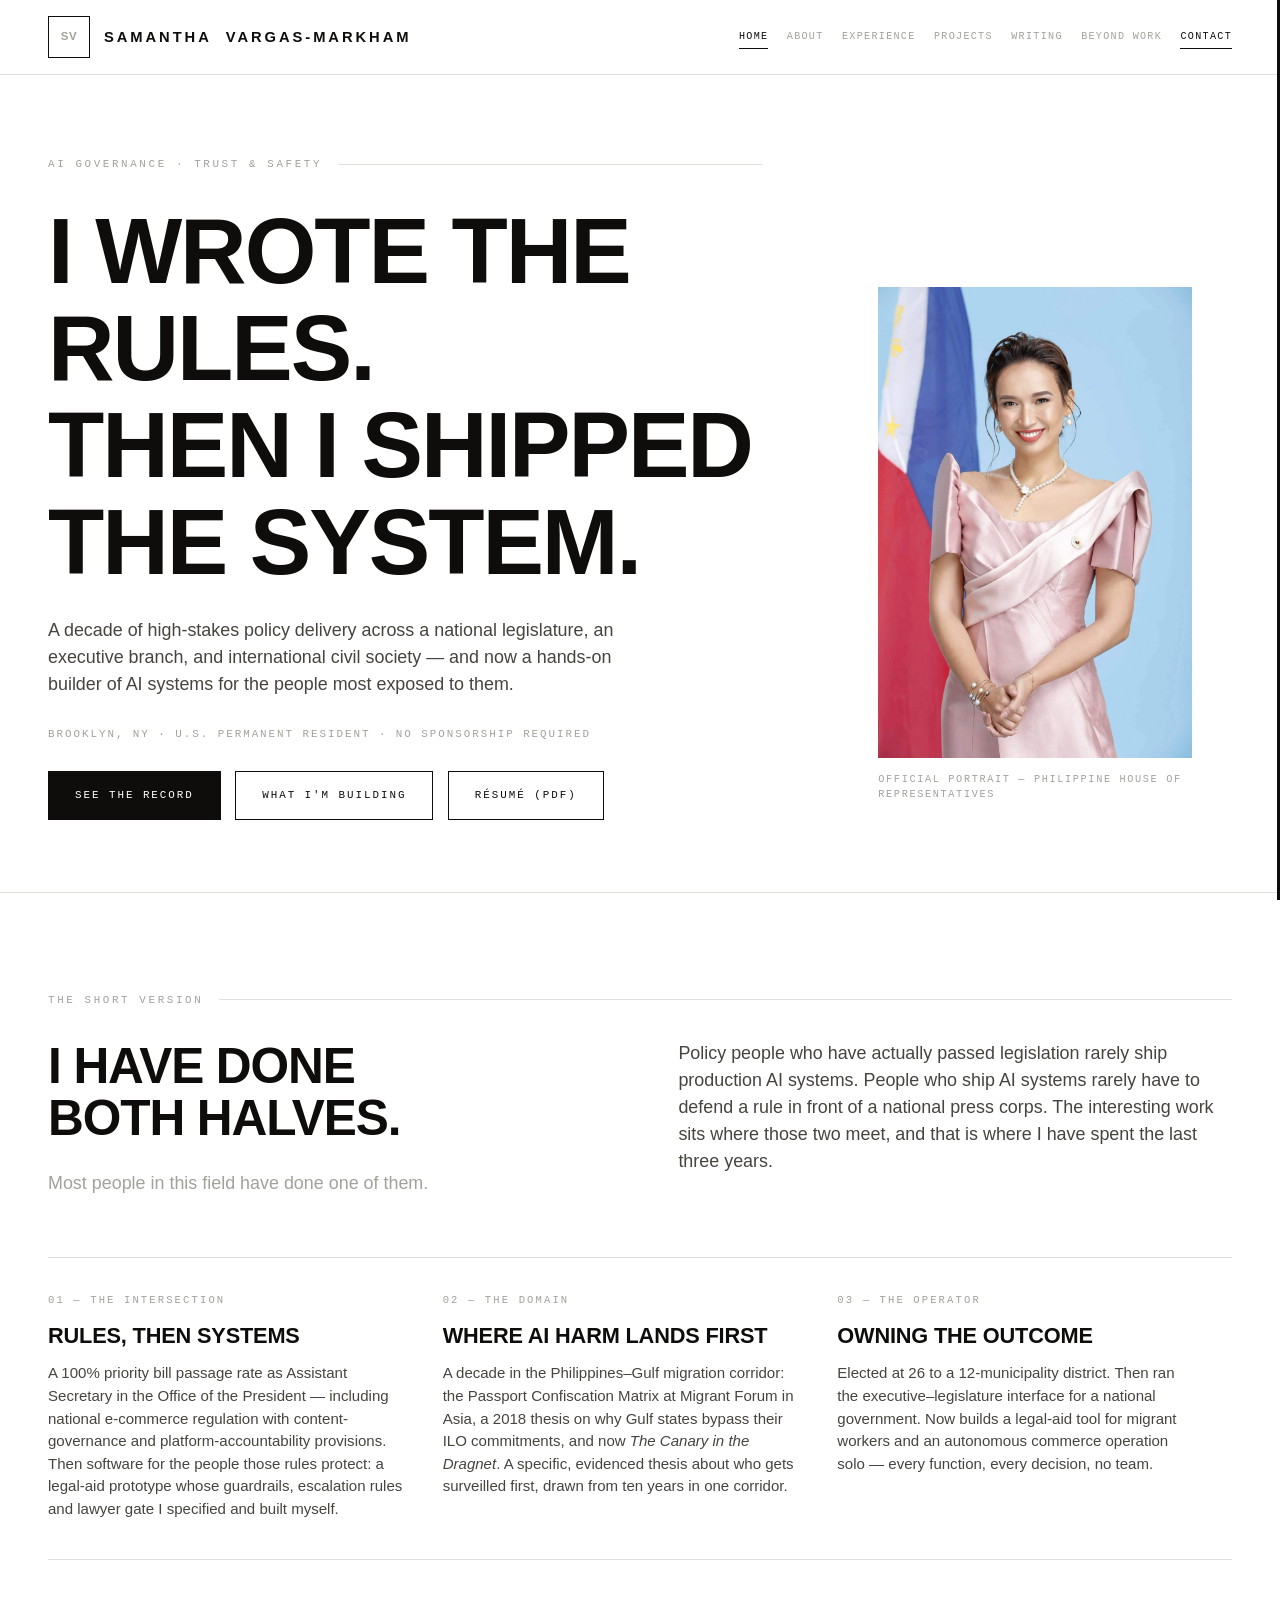
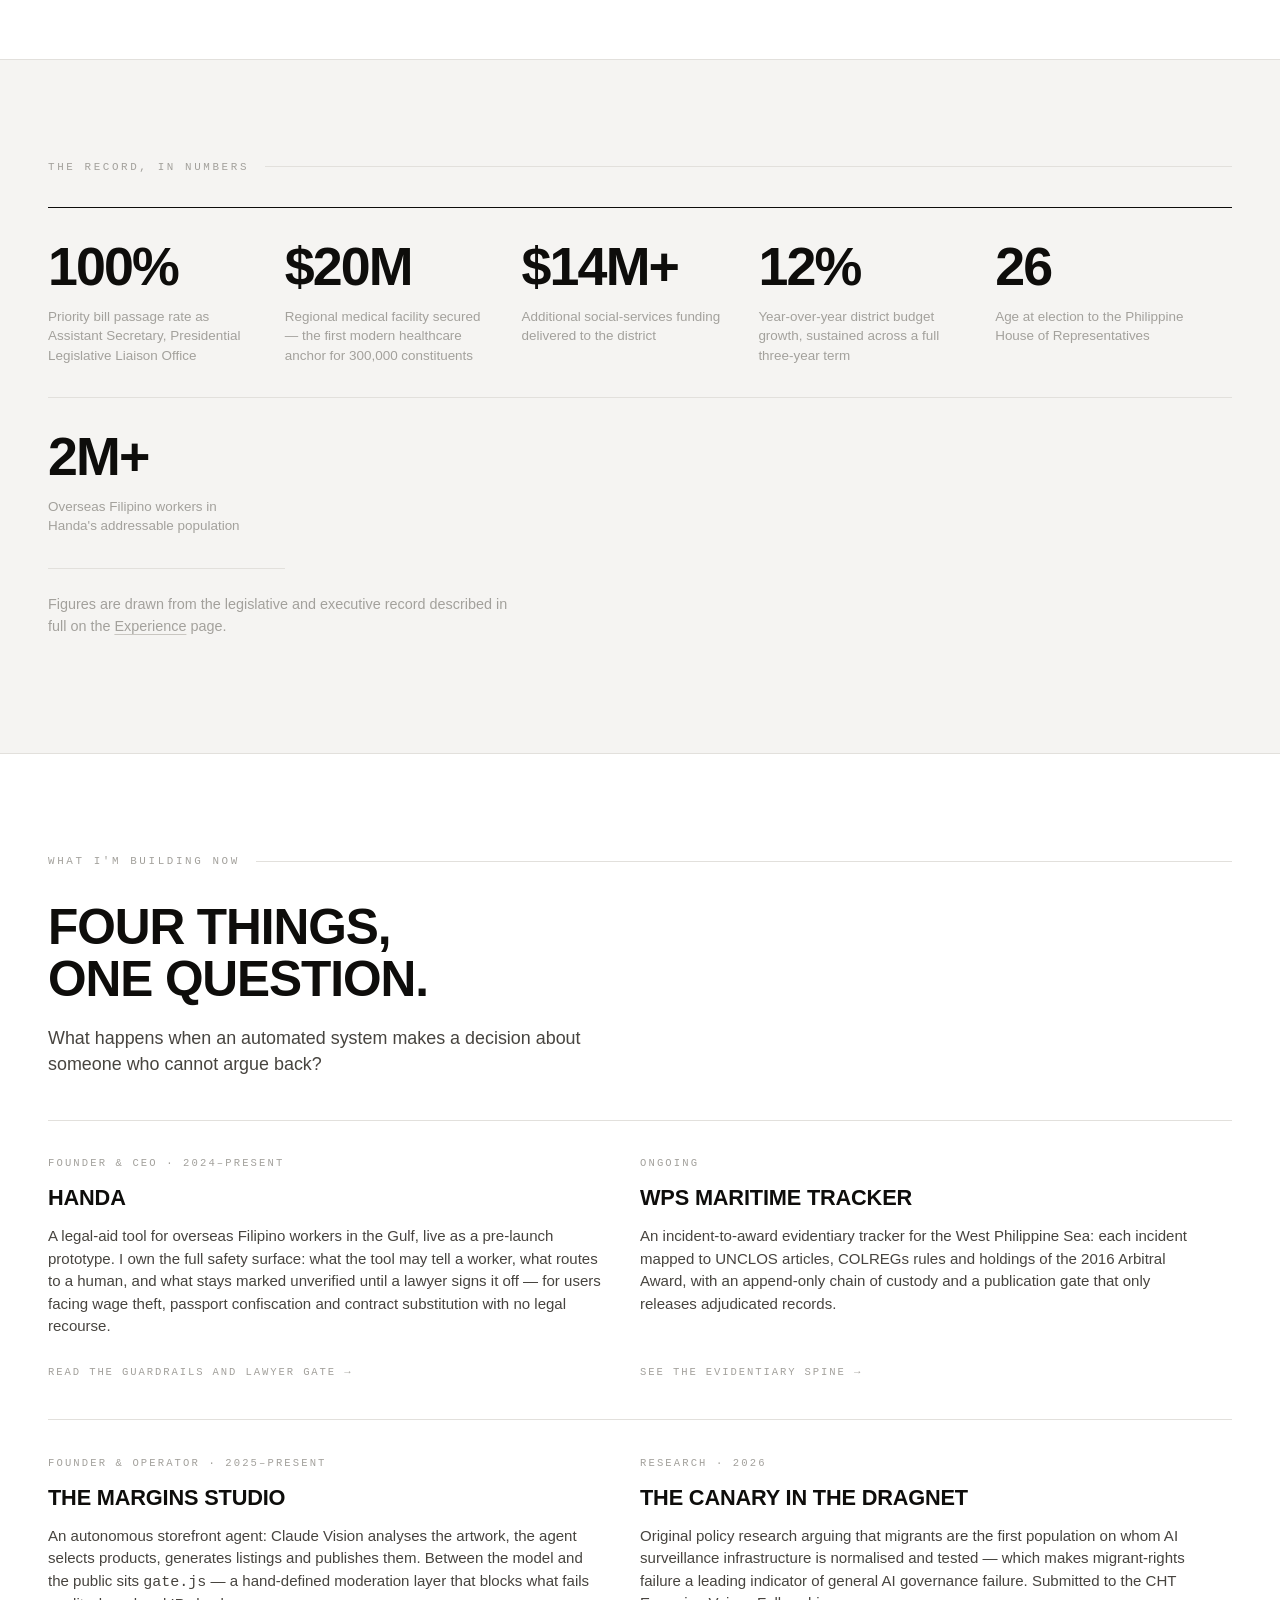
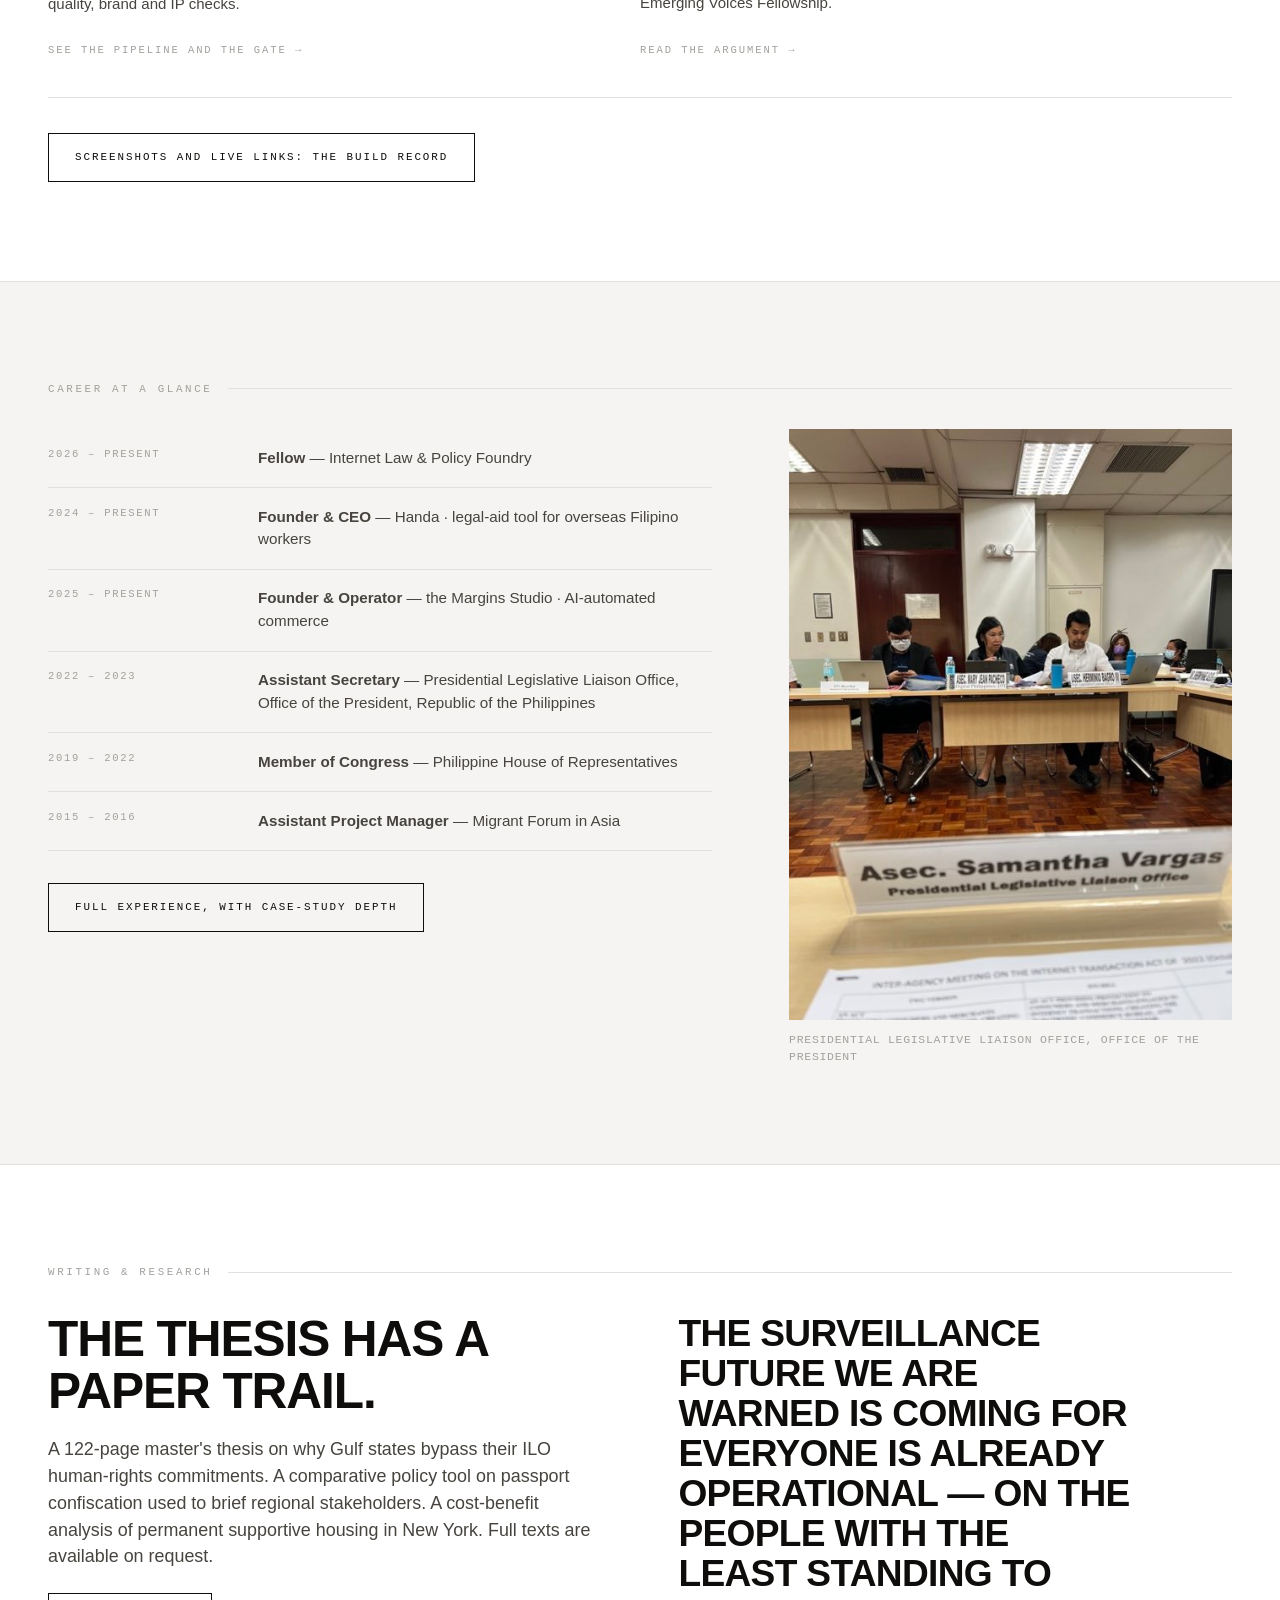
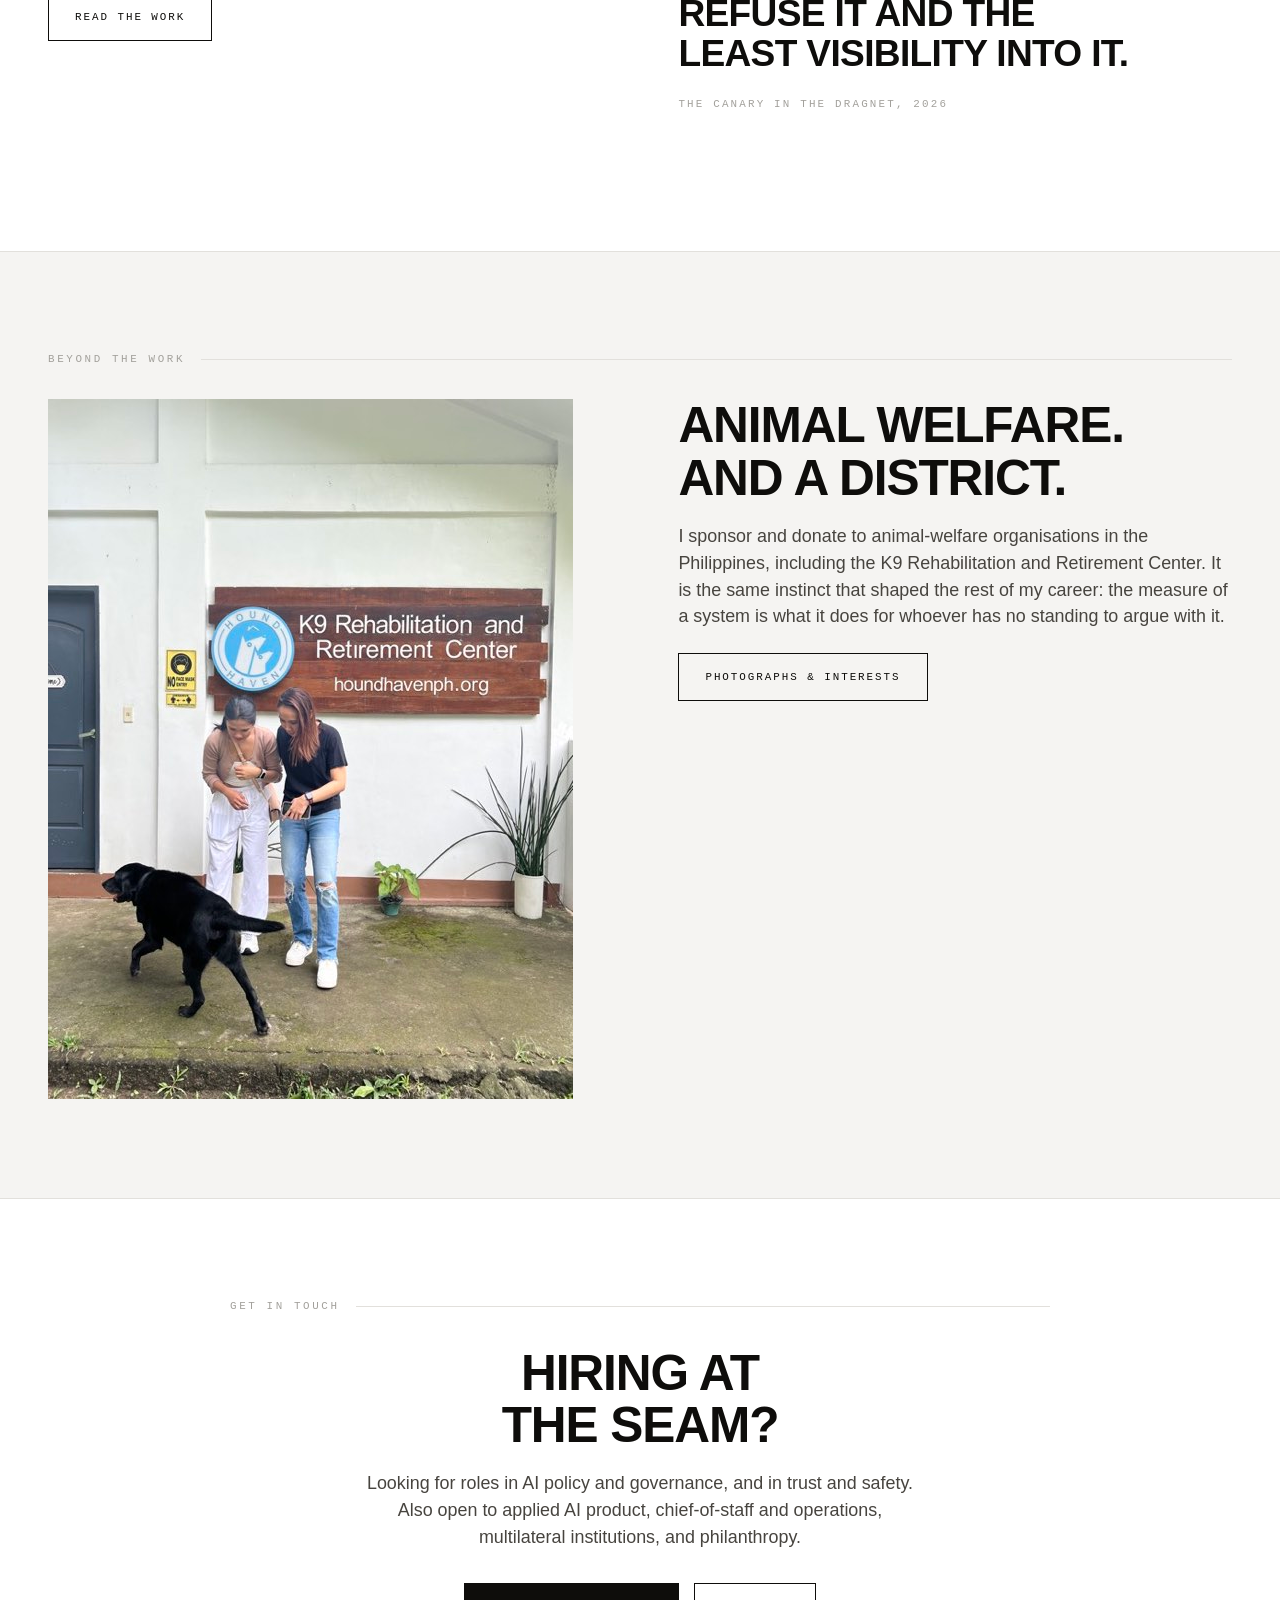
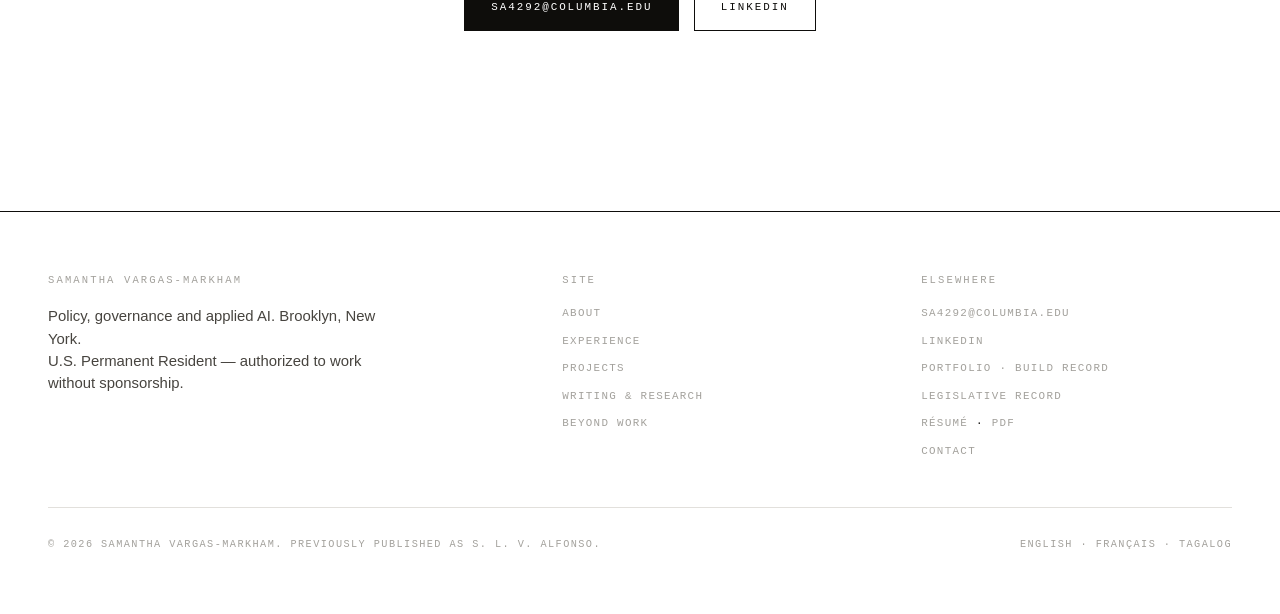
<file: index.html>
<!doctype html>
<html lang="en">
<head>
<meta charset="utf-8">
<meta name="viewport" content="width=device-width, initial-scale=1">
<title>Samantha Vargas-Markham — AI Governance, Trust &amp; Safety, Applied AI</title>
<meta name="description" content="Former elected legislator and senior executive in the Philippine government, now founder of Handa, a legal-aid tool for overseas Filipino workers. Ten years writing and passing the rules; now building the systems the rules apply to.">
<meta name="author" content="Samantha Vargas-Markham">
<link rel="canonical" href="https://ssamantham.github.io/">
<meta property="og:site_name" content="Samantha Vargas-Markham">
<meta property="og:title" content="Samantha Vargas-Markham — AI Governance, Trust &amp; Safety, Applied AI">
<meta property="og:description" content="I have written the rules, and I have shipped the system the rules apply to. AI governance, trust and safety, applied AI.">
<meta property="og:type" content="profile">
<meta property="og:url" content="https://ssamantham.github.io/">
<meta property="og:image" content="https://ssamantham.github.io/assets/img/og-card.jpg">
<meta property="og:image:width" content="1200">
<meta property="og:image:height" content="630">
<meta property="og:image:alt" content="Samantha Vargas-Markham — AI governance, trust and safety, applied AI">
<meta name="twitter:card" content="summary_large_image">
<script type="application/ld+json">
{
 "@context": "https://schema.org",
 "@type": "Person",
 "name": "Samantha Vargas-Markham",
 "alternateName": [
  "Samantha Louise Vargas Alfonso",
  "Samantha Vargas"
 ],
 "url": "https://ssamantham.github.io/",
 "image": "https://ssamantham.github.io/assets/img/portrait-official.jpg",
 "description": "Former member of the Philippine House of Representatives and Assistant Secretary in the Office of the President, now building AI systems. Works on AI governance, trust and safety, and applied AI.",
 "jobTitle": "Founder, Handa",
 "worksFor": {
  "@type": "Organization",
  "name": "Handa",
  "url": "https://handahelp.org/"
 },
 "address": {
  "@type": "PostalAddress",
  "addressLocality": "Brooklyn",
  "addressRegion": "NY",
  "addressCountry": "US"
 },
 "alumniOf": [
  {
   "@type": "CollegeOrUniversity",
   "name": "Columbia University School of International and Public Affairs"
  },
  {
   "@type": "CollegeOrUniversity",
   "name": "The American Graduate School in Paris"
  },
  {
   "@type": "CollegeOrUniversity",
   "name": "Ateneo de Manila University"
  }
 ],
 "knowsAbout": [
  "AI governance",
  "Trust and safety",
  "AI policy",
  "Content policy",
  "Responsible AI",
  "Legislative strategy",
  "Migration and labour governance"
 ],
 "knowsLanguage": [
  "en",
  "fr",
  "tl"
 ],
 "sameAs": [
  "https://www.linkedin.com/in/samantha-vargas-markham",
  "https://ssamantham.github.io/portfolio/",
  "https://github.com/ssamanthaM"
 ]
}
</script>
<link rel="stylesheet" href="assets/css/site.css">
<link rel="icon" href="data:image/svg+xml,<svg xmlns='http://www.w3.org/2000/svg' viewBox='0 0 100 100'><rect width='100' height='100' fill='%230E0D0B'/><text y='64' x='50' text-anchor='middle' font-size='40' font-weight='700' font-family='Helvetica,Arial,sans-serif' fill='%23FFFFFF'>SV</text></svg>">
</head>
<body>
<a class="skip" href="#main">Skip to content</a>

<header class="site-head">
  <div class="wrap site-head__inner">
    <a class="brand" href="index.html">Samantha <span>Vargas-Markham</span></a>
    <button class="nav-toggle" type="button" aria-expanded="false" aria-controls="nav" aria-label="Menu">☰</button>
    <nav class="nav" id="nav" aria-label="Primary">
      <a href="index.html">Home</a>
      <a href="about.html">About</a>
      <a href="experience.html">Experience</a>
      <a href="projects.html">Projects</a>
      <a href="writing.html">Writing</a>
      <a href="interests.html">Beyond Work</a>
      <a class="nav-cta" href="contact.html">Contact</a>
    </nav>
  </div>
</header>

<main id="main">

  <!-- ============================ HERO ============================ -->
  <section class="hero">
    <div class="wrap hero__grid">
      <div>
        <p class="eyebrow">AI governance · Trust &amp; safety</p>
        <h1>I wrote the rules.<br>Then I shipped<br>the system.</h1>
        <p class="lede measure">
          A decade of high-stakes policy delivery across a national legislature, an executive branch, and
          international civil society — and now a hands-on builder of AI systems for the people most exposed to them.
        </p>
        <p class="hero__roles">Brooklyn, NY · U.S. Permanent Resident · No sponsorship required</p>
        <div class="btn-row">
          <a class="btn" href="experience.html">See the record</a>
          <a class="btn btn--ghost" href="projects.html">What I'm building</a>
          <a class="btn btn--ghost" href="assets/docs/SVMarkham-Resume.pdf">Résumé (PDF)</a>
        </div>
      </div>
      <figure class="hero__portrait">
        <img src="assets/img/portrait-official.jpg" alt="Official portrait of Samantha Vargas-Markham in front of the Philippine flag" width="800" height="1000" fetchpriority="high">
        <figcaption>Official portrait — Philippine House of Representatives</figcaption>
      </figure>
    </div>
  </section>

  <!-- ============================ THE ARGUMENT ============================ -->
  <section class="section">
    <div class="wrap">
      <p class="eyebrow reveal">The short version</p>
      <div class="split reveal">
        <div>
          <h2>I have done<br>both halves.</h2>
          <p class="lede" style="margin-top:1.6rem;color:var(--grey)">Most people in this field have done one of them.</p>
        </div>
        <div>
          <p class="lede">
            Policy people who have actually passed legislation rarely ship production AI systems.
            People who ship AI systems rarely have to defend a rule in front of a national press corps.
            The interesting work sits where those two meet, and that is where I have spent the last three years.
          </p>
        </div>
      </div>

      <div class="cards reveal" style="margin-top:2.5rem">
        <article class="card">
          <span class="card__tag">01 — The intersection</span>
          <h3>Rules, then systems</h3>
          <p>
            A 100% priority bill passage rate as Assistant Secretary in the Office of the President — including
            national e-commerce regulation with content-governance and platform-accountability provisions.
            Then software for the people those rules protect: a legal-aid prototype whose guardrails,
            escalation rules and lawyer gate I specified and built myself.
          </p>
        </article>
        <article class="card">
          <span class="card__tag">02 — The domain</span>
          <h3>Where AI harm lands first</h3>
          <p>
            A decade in the Philippines–Gulf migration corridor: the Passport Confiscation Matrix at Migrant Forum
            in Asia, a 2018 thesis on why Gulf states bypass their ILO commitments, and now
            <em>The Canary in the Dragnet</em>. A specific, evidenced thesis about who gets surveilled first,
            drawn from ten years in one corridor.
          </p>
        </article>
        <article class="card">
          <span class="card__tag">03 — The operator</span>
          <h3>Owning the outcome</h3>
          <p>
            Elected at 26 to a 12-municipality district. Then ran the executive–legislature interface for a national
            government. Now builds a legal-aid tool for migrant workers and an autonomous commerce operation solo — every function,
            every decision, no team.
          </p>
        </article>
      </div>
    </div>
  </section>

  <!-- ============================ NUMBERS ============================ -->
  <section class="section section--tint">
    <div class="wrap">
      <p class="eyebrow reveal">The record, in numbers</p>
      <div class="stats reveal">
        <div class="stat"><div class="stat__n">100%</div><div class="stat__l">Priority bill passage rate as Assistant Secretary, Presidential Legislative Liaison Office</div></div>
        <div class="stat"><div class="stat__n">$20M</div><div class="stat__l">Regional medical facility secured — the first modern healthcare anchor for 300,000 constituents</div></div>
        <div class="stat"><div class="stat__n">$14M+</div><div class="stat__l">Additional social-services funding delivered to the district</div></div>
        <div class="stat"><div class="stat__n">12%</div><div class="stat__l">Year-over-year district budget growth, sustained across a full three-year term</div></div>
        <div class="stat"><div class="stat__n">26</div><div class="stat__l">Age at election to the Philippine House of Representatives</div></div>
        <div class="stat"><div class="stat__n">2M+</div><div class="stat__l">Overseas Filipino workers in Handa's addressable population</div></div>
      </div>
      <p class="measure" style="margin-top:1.6rem;color:var(--ink-3);font-size:.9rem">
        Figures are drawn from the legislative and executive record described in full on the
        <a href="experience.html">Experience</a> page.
      </p>
    </div>
  </section>

  <!-- ============================ BUILDING NOW ============================ -->
  <section class="section">
    <div class="wrap">
      <p class="eyebrow reveal">What I'm building now</p>
      <h2 class="reveal" style="margin-bottom:1.2rem;max-width:14ch">Four things,<br>one question.</h2>
      <p class="lede measure reveal" style="margin-bottom:2.6rem">What happens when an automated system makes a decision about someone who cannot argue back?</p>
      <div class="cards cards--four reveal">
        <a class="card" href="projects.html#handa">
          <span class="card__tag">Founder &amp; CEO · 2024–present</span>
          <h3>Handa</h3>
          <p>
            A legal-aid tool for overseas Filipino workers in the Gulf, live as a pre-launch prototype. I own the
            full safety surface: what the tool may tell a worker, what routes to a human, and what stays marked
            unverified until a lawyer signs it off — for users facing wage theft, passport confiscation and
            contract substitution with no legal recourse.
          </p>
          <span class="card__more">Read the guardrails and lawyer gate →</span>
        </a>
        <a class="card" href="projects.html#wps">
          <span class="card__tag">Ongoing</span>
          <h3>WPS Maritime Tracker</h3>
          <p>
            An incident-to-award evidentiary tracker for the West Philippine Sea: each incident mapped to UNCLOS
            articles, COLREGs rules and holdings of the 2016 Arbitral Award, with an append-only chain of custody
            and a publication gate that only releases adjudicated records.
          </p>
          <span class="card__more">See the evidentiary spine →</span>
        </a>
        <a class="card" href="projects.html#margins">
          <span class="card__tag">Founder &amp; Operator · 2025–present</span>
          <h3>the Margins Studio</h3>
          <p>
            An autonomous storefront agent: Claude Vision analyses the artwork, the agent selects products,
            generates listings and publishes them. Between the model and the public sits <code>gate.js</code> — a
            hand-defined moderation layer that blocks what fails quality, brand and IP checks.
          </p>
          <span class="card__more">See the pipeline and the gate →</span>
        </a>
        <a class="card" href="writing.html#canary">
          <span class="card__tag">Research · 2026</span>
          <h3>The Canary in the Dragnet</h3>
          <p>
            Original policy research arguing that migrants are the first population on whom AI surveillance
            infrastructure is normalised and tested — which makes migrant-rights failure a leading indicator of
            general AI governance failure. Submitted to the CHT Emerging Voices Fellowship.
          </p>
          <span class="card__more">Read the argument →</span>
        </a>
      </div>
      <div class="btn-row reveal" style="margin-top:2.2rem">
        <a class="btn btn--ghost" href="https://ssamantham.github.io/portfolio/">Screenshots and live links: the build record</a>
      </div>
    </div>
  </section>

  <!-- ============================ CAREER SNAPSHOT ============================ -->
  <section class="section section--tint">
    <div class="wrap">
      <p class="eyebrow reveal">Career at a glance</p>
      <div class="split split--narrow-img reveal" style="align-items:start">
        <div>
          <table class="facts">
            <tbody>
              <tr><th>2026 – present</th><td><strong>Fellow</strong> — Internet Law &amp; Policy Foundry</td></tr>
              <tr><th>2024 – present</th><td><strong>Founder &amp; CEO</strong> — Handa · legal-aid tool for overseas Filipino workers</td></tr>
              <tr><th>2025 – present</th><td><strong>Founder &amp; Operator</strong> — the Margins Studio · AI-automated commerce</td></tr>
              <tr><th>2022 – 2023</th><td><strong>Assistant Secretary</strong> — Presidential Legislative Liaison Office, Office of the President, Republic of the Philippines</td></tr>
              <tr><th>2019 – 2022</th><td><strong>Member of Congress</strong> — Philippine House of Representatives</td></tr>
              <tr><th>2015 – 2016</th><td><strong>Assistant Project Manager</strong> — Migrant Forum in Asia</td></tr>
            </tbody>
          </table>
          <div class="btn-row" style="margin-top:2rem">
            <a class="btn btn--ghost" href="experience.html">Full experience, with case-study depth</a>
          </div>
        </div>
        <figure style="margin:0">
          <img src="assets/img/asec-plho-t.jpg" alt="Samantha Vargas-Markham at a hearing, name plate reading Asec. Samantha Vargas, Presidential Legislative Liaison Office" loading="lazy">
          <figcaption style="font:.72rem/1.5 var(--mono);letter-spacing:.06em;color:var(--ink-3);margin-top:.7rem;text-transform:uppercase">
            Presidential Legislative Liaison Office, Office of the President
          </figcaption>
        </figure>
      </div>
    </div>
  </section>

  <!-- ============================ WRITING ============================ -->
  <section class="section">
    <div class="wrap">
      <p class="eyebrow reveal">Writing &amp; research</p>
      <div class="split reveal">
        <div>
          <h2>The thesis has a paper trail.</h2>
          <p class="lede" style="margin-top:1.2rem">
            A 122-page master's thesis on why Gulf states bypass their ILO human-rights commitments. A comparative
            policy tool on passport confiscation used to brief regional stakeholders. A cost-benefit analysis of
            permanent supportive housing in New York. Full texts are available on request.
          </p>
          <div class="btn-row" style="margin-top:1.4rem">
            <a class="btn btn--ghost" href="writing.html">Read the work</a>
          </div>
        </div>
        <div>
          <blockquote class="pull" style="margin-top:0">
            The surveillance future we are warned is coming for everyone is already operational — on the people with
            the least standing to refuse it and the least visibility into it.
            <cite>The Canary in the Dragnet, 2026</cite>
          </blockquote>
        </div>
      </div>
    </div>
  </section>

  <!-- ============================ BEYOND WORK ============================ -->
  <section class="section section--tint">
    <div class="wrap">
      <p class="eyebrow reveal">Beyond the work</p>
      <div class="split reveal">
        <figure style="margin:0">
          <img src="assets/img/k9-center-t.jpg" alt="At the K9 Rehabilitation and Retirement Center in the Philippines" loading="lazy">
        </figure>
        <div>
          <h2>Animal welfare.<br>And a district.</h2>
          <p class="lede" style="margin-top:1.2rem">
            I sponsor and donate to animal-welfare organisations in the Philippines, including the K9 Rehabilitation
            and Retirement Center. It is the same instinct that shaped the rest of my career: the measure of a system
            is what it does for whoever has no standing to argue with it.
          </p>
          <div class="btn-row" style="margin-top:1.4rem">
            <a class="btn btn--ghost" href="interests.html">Photographs &amp; interests</a>
          </div>
        </div>
      </div>
    </div>
  </section>

  <!-- ============================ CTA ============================ -->
  <section class="section">
    <div class="wrap-narrow" style="text-align:center">
      <p class="eyebrow" style="justify-content:center">Get in touch</p>
      <h2 class="reveal" style="max-width:16ch;margin-inline:auto">Hiring at<br>the seam?</h2>
      <p class="lede reveal" style="margin:1.2rem auto 2rem;max-width:56ch">
        Looking for roles in AI policy and governance, and in trust and safety. Also open to applied AI product,
        chief-of-staff and operations, multilateral institutions, and philanthropy.
      </p>
      <div class="btn-row reveal" style="justify-content:center">
        <a class="btn" href="mailto:sa4292@columbia.edu">sa4292@columbia.edu</a>
        <a class="btn btn--ghost" href="https://www.linkedin.com/in/samantha-vargas-markham" rel="me noopener">LinkedIn</a>
      </div>
    </div>
  </section>

</main>

<footer class="site-foot">
  <div class="wrap">
    <div class="foot__grid">
      <div class="foot">
        <h4>Samantha Vargas-Markham</h4>
        <p style="color:var(--ink-2);font-size:.93rem;max-width:40ch">
          Policy, governance and applied AI. Brooklyn, New York.<br>
          U.S. Permanent Resident — authorized to work without sponsorship.
        </p>
      </div>
      <div class="foot">
        <h4>Site</h4>
        <ul>
          <li><a href="about.html">About</a></li>
          <li><a href="experience.html">Experience</a></li>
          <li><a href="projects.html">Projects</a></li>
          <li><a href="writing.html">Writing &amp; research</a></li>
          <li><a href="interests.html">Beyond work</a></li>
        </ul>
      </div>
      <div class="foot">
        <h4>Elsewhere</h4>
        <ul>
          <li><a href="mailto:sa4292@columbia.edu">sa4292@columbia.edu</a></li>
          <li><a href="https://www.linkedin.com/in/samantha-vargas-markham" rel="me noopener">LinkedIn</a></li>
          <li><a href="https://ssamantham.github.io/portfolio/">Portfolio · build record</a></li>
          <li><a href="https://ssamantham.github.io/legislative-record/">Legislative record</a></li>
          <li><a href="resume.html">Résumé</a> · <a href="assets/docs/SVMarkham-Resume.pdf">PDF</a></li>
          <li><a href="contact.html">Contact</a></li>
        </ul>
      </div>
    </div>
    <div class="foot__note">
      <span>© <span id="yr">2026</span> Samantha Vargas-Markham. Previously published as S. L. V. Alfonso.</span>
      <span>English · Français · Tagalog</span>
    </div>
  </div>
</footer>

<script src="assets/js/site.js"></script>
<script>document.getElementById('yr').textContent = new Date().getFullYear();</script>
</body>
</html>
</file>
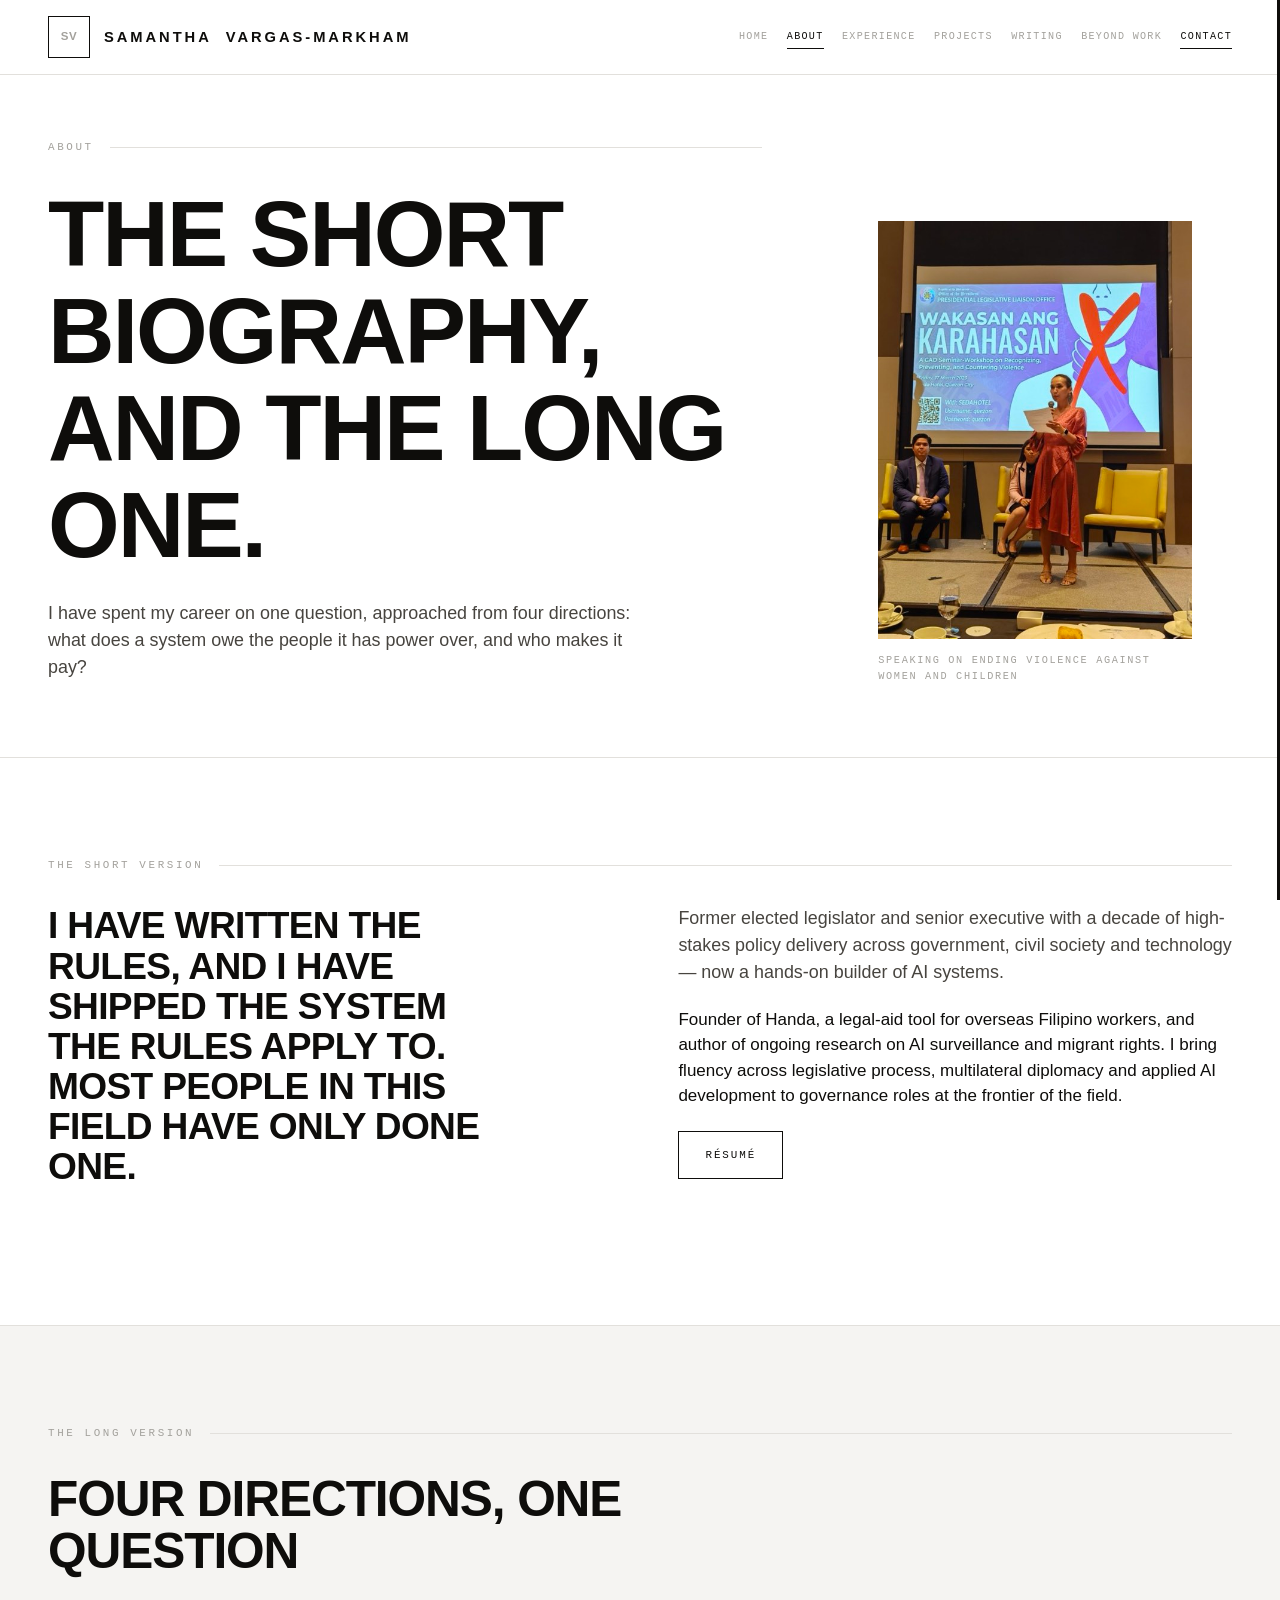
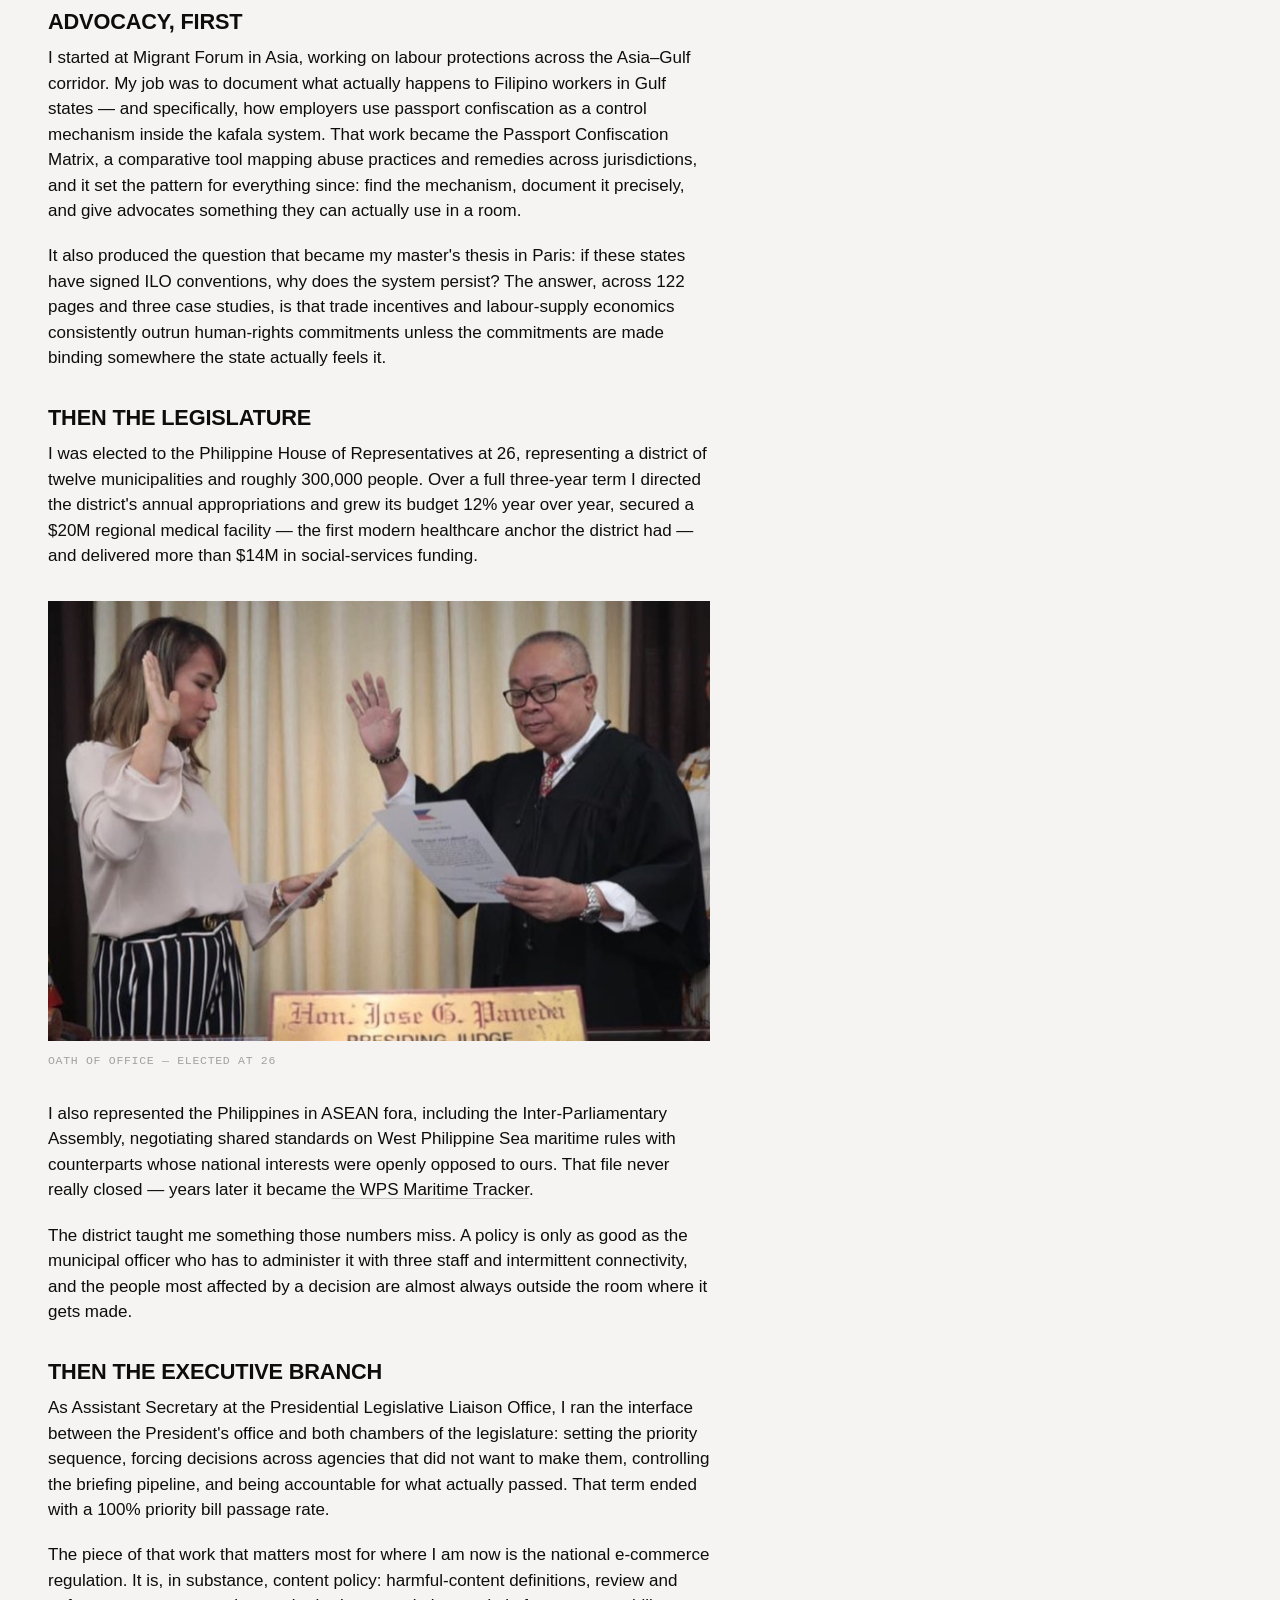
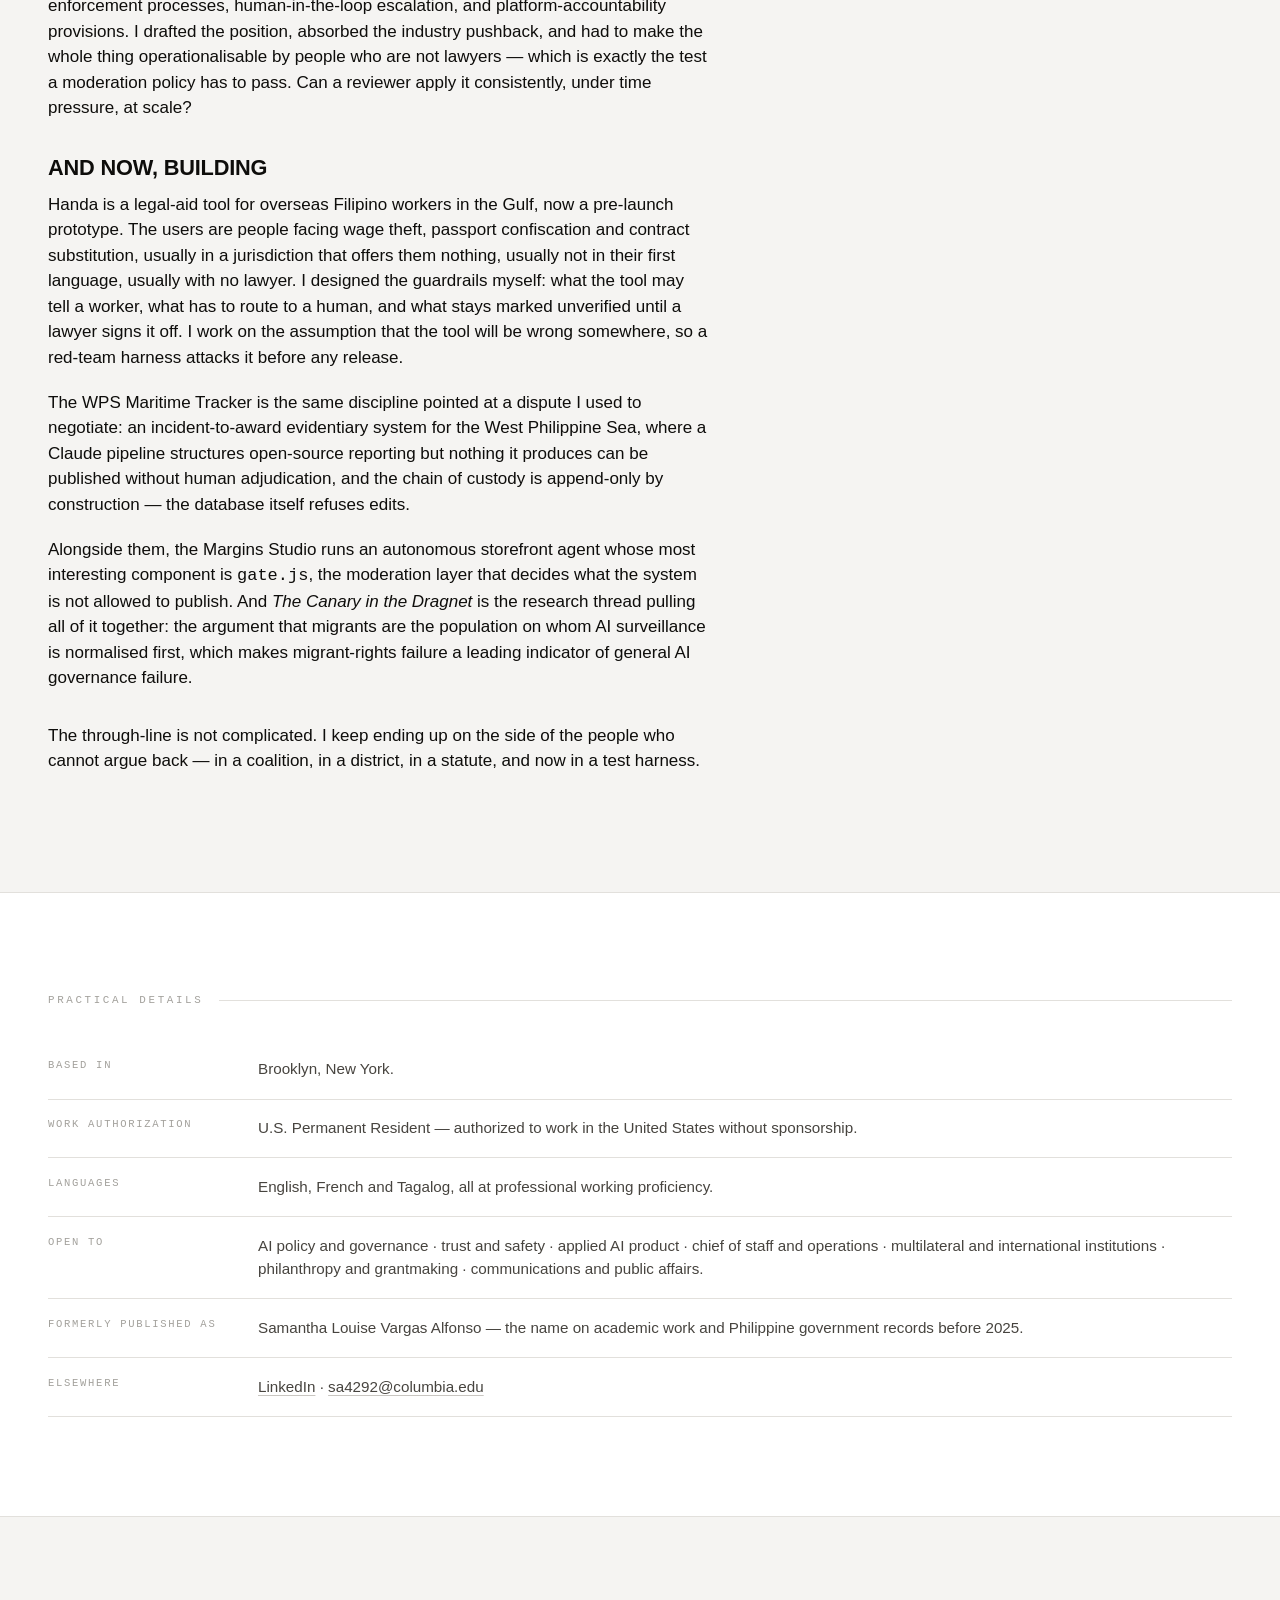
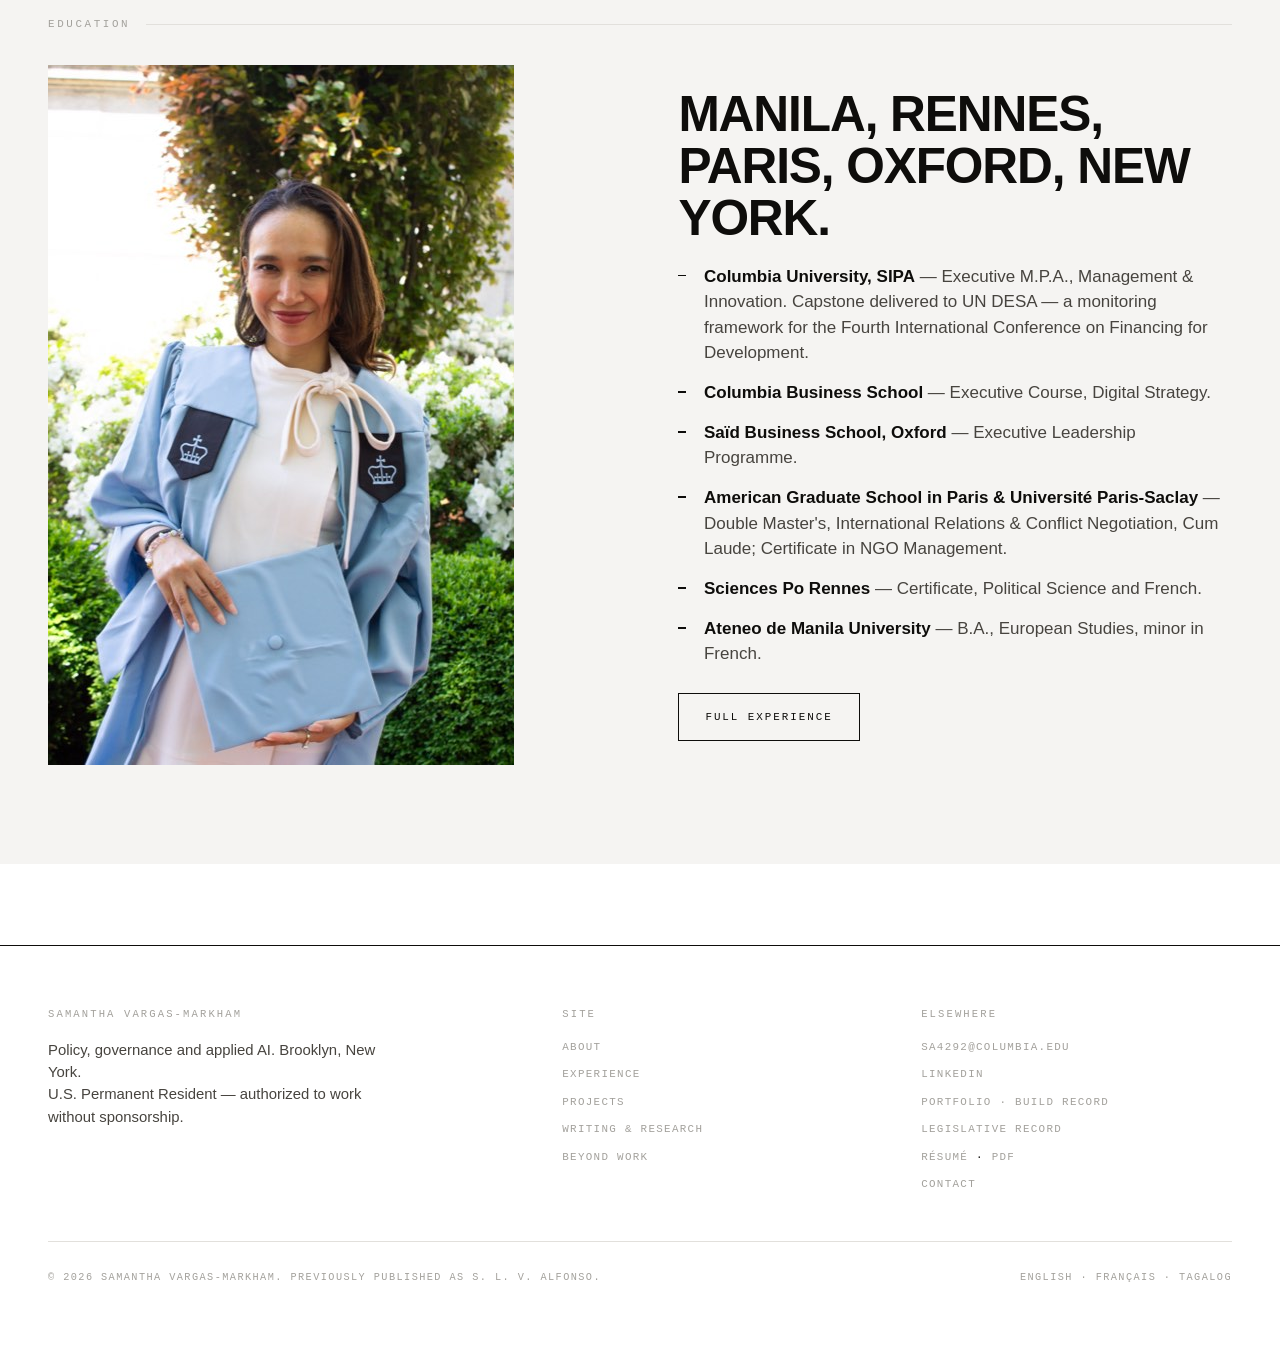
<file: about.html>
<!doctype html>
<html lang="en">
<head>
<meta charset="utf-8">
<meta name="viewport" content="width=device-width, initial-scale=1">
<title>About — Samantha Vargas-Markham</title>
<meta name="description" content="Elected to the Philippine Congress at 26, later Assistant Secretary in the Office of the President, now founder of a legal-aid tool for migrant workers.">
<meta name="author" content="Samantha Vargas-Markham">
<link rel="canonical" href="https://ssamantham.github.io/about.html">
<meta property="og:site_name" content="Samantha Vargas-Markham">
<meta property="og:title" content="About — Samantha Vargas-Markham">
<meta property="og:description" content="Elected to the Philippine Congress at 26, later Assistant Secretary in the Office of the President, now founder of a legal-aid tool for migrant workers.">
<meta property="og:type" content="profile">
<meta property="og:url" content="https://ssamantham.github.io/about.html">
<meta property="og:image" content="https://ssamantham.github.io/assets/img/og-card.jpg">
<meta property="og:image:width" content="1200">
<meta property="og:image:height" content="630">
<meta property="og:image:alt" content="Samantha Vargas-Markham — AI governance, trust and safety, applied AI">
<meta name="twitter:card" content="summary_large_image">
<link rel="stylesheet" href="assets/css/site.css">
<link rel="icon" href="data:image/svg+xml,<svg xmlns='http://www.w3.org/2000/svg' viewBox='0 0 100 100'><rect width='100' height='100' fill='%230E0D0B'/><text y='64' x='50' text-anchor='middle' font-size='40' font-weight='700' font-family='Helvetica,Arial,sans-serif' fill='%23FFFFFF'>SV</text></svg>">
</head>
<body>
<a class="skip" href="#main">Skip to content</a>

<header class="site-head">
  <div class="wrap site-head__inner">
    <a class="brand" href="index.html">Samantha <span>Vargas-Markham</span></a>
    <button class="nav-toggle" type="button" aria-expanded="false" aria-controls="nav" aria-label="Menu">☰</button>
    <nav class="nav" id="nav" aria-label="Primary">
      <a href="index.html">Home</a>
      <a href="about.html">About</a>
      <a href="experience.html">Experience</a>
      <a href="projects.html">Projects</a>
      <a href="writing.html">Writing</a>
      <a href="interests.html">Beyond Work</a>
      <a class="nav-cta" href="contact.html">Contact</a>
    </nav>
  </div>
</header>

<main id="main">

  <section class="hero" style="padding-block:clamp(2.5rem,6vw,4rem) clamp(2rem,5vw,3.5rem)">
    <div class="wrap hero__grid">
      <div>
        <p class="eyebrow">About</p>
        <h1 style="max-width:16ch">The short biography, and the long one.</h1>
        <p class="lede measure" style="margin-top:1.2rem">
          I have spent my career on one question, approached from four directions: what does a system owe the people
          it has power over, and who makes it pay?
        </p>
      </div>
      <figure class="hero__portrait">
        <img src="assets/img/advocacy-stage-t.jpg" alt="Speaking on stage at a campaign to end violence against women and children" loading="lazy">
        <figcaption>Speaking on ending violence against women and children</figcaption>
      </figure>
    </div>
  </section>

  <!-- ============ SHORT BIO ============ -->
  <section class="section">
    <div class="wrap">
      <p class="eyebrow reveal">The short version</p>
      <div class="split reveal">
        <div>
          <blockquote class="pull" style="margin-top:0">
            I have written the rules, and I have shipped the system the rules apply to. Most people in this field
            have only done one.
          </blockquote>
        </div>
        <div>
          <p class="lede">
            Former elected legislator and senior executive with a decade of high-stakes policy delivery across
            government, civil society and technology — now a hands-on builder of AI systems.
          </p>
          <p>
            Founder of Handa, a legal-aid tool for overseas Filipino workers, and author of ongoing research
            on AI surveillance and migrant rights. I bring fluency across legislative process, multilateral
            diplomacy and applied AI development to governance roles at the frontier of the field.
          </p>
          <div class="btn-row" style="margin-top:1.4rem">
            <a class="btn btn--ghost" href="resume.html">Résumé</a>
          </div>
        </div>
      </div>
    </div>
  </section>

  <!-- ============ LONG BIO ============ -->
  <section class="section section--tint">
    <div class="wrap">
      <p class="eyebrow reveal">The long version</p>
      <div class="wrap-narrow reveal" style="width:100%;max-width:70ch;margin-inline:0">
        <h2 style="margin-bottom:1.4rem">Four directions, one question</h2>

        <h3 style="margin-top:2rem;margin-bottom:.7rem">Advocacy, first</h3>
        <p>
          I started at Migrant Forum in Asia, working on labour protections across the Asia–Gulf corridor. My job was
          to document what actually happens to Filipino workers in Gulf states — and specifically, how employers use
          passport confiscation as a control mechanism inside the kafala system. That work became the Passport
          Confiscation Matrix, a comparative tool mapping abuse practices and remedies across jurisdictions, and it
          set the pattern for everything since: find the mechanism, document it precisely, and give advocates
          something they can actually use in a room.
        </p>
        <p>
          It also produced the question that became my master's thesis in Paris: if these states have signed ILO
          conventions, why does the system persist? The answer, across 122 pages and three case studies, is that
          trade incentives and labour-supply economics consistently outrun human-rights commitments unless the
          commitments are made binding somewhere the state actually feels it.
        </p>

        <h3 style="margin-top:2.2rem;margin-bottom:.7rem">Then the legislature</h3>
        <p>
          I was elected to the Philippine House of Representatives at 26, representing a district of twelve
          municipalities and roughly 300,000 people. Over a full three-year term I directed the district's annual
          appropriations and grew its budget 12% year over year, secured a $20M regional medical facility — the
          first modern healthcare anchor the district had — and delivered more than $14M in social-services funding.
        </p>
        <figure style="margin:2rem 0">
          <img src="assets/img/oath-of-office-t.jpg" alt="Taking the oath of office at the Philippine House of Representatives" loading="lazy">
          <figcaption style="font:.72rem/1.5 var(--mono);letter-spacing:.06em;color:var(--ink-3);margin-top:.7rem;text-transform:uppercase">
            Oath of office — elected at 26
          </figcaption>
        </figure>
        <p>
          I also represented the Philippines in ASEAN fora, including the Inter-Parliamentary Assembly, negotiating
          shared standards on West Philippine Sea maritime rules with counterparts whose national interests were
          openly opposed to ours. That file never really closed — years later it became
          <a href="projects.html#wps">the WPS Maritime Tracker</a>.
        </p>
        <p>
          The district taught me something those numbers miss. A policy is only as good as the municipal officer who
          has to administer it with three staff and intermittent connectivity, and the people most affected by a
          decision are almost always outside the room where it gets made.
        </p>

        <h3 style="margin-top:2.2rem;margin-bottom:.7rem">Then the executive branch</h3>
        <p>
          As Assistant Secretary at the Presidential Legislative Liaison Office, I ran the interface between the
          President's office and both chambers of the legislature: setting the priority sequence, forcing decisions
          across agencies that did not want to make them, controlling the briefing pipeline, and being accountable
          for what actually passed. That term ended with a 100% priority bill passage rate.
        </p>
        <p>
          The piece of that work that matters most for where I am now is the national e-commerce regulation. It is,
          in substance, content policy: harmful-content definitions, review and enforcement processes,
          human-in-the-loop escalation, and platform-accountability provisions. I drafted the position, absorbed the
          industry pushback, and had to make the whole thing operationalisable by people who are not lawyers — which
          is exactly the test a moderation policy has to pass. Can a reviewer apply it consistently, under time
          pressure, at scale?
        </p>

        <h3 style="margin-top:2.2rem;margin-bottom:.7rem">And now, building</h3>
        <p>
          Handa is a legal-aid tool for overseas Filipino workers in the Gulf, now a pre-launch prototype. The users
          are people facing wage theft, passport confiscation and contract substitution, usually in a jurisdiction
          that offers them nothing, usually not in their first language, usually with no lawyer. I designed the
          guardrails myself: what the tool may tell a worker, what has to route to a human, and what stays marked
          unverified until a lawyer signs it off. I work on the assumption that the tool will be wrong somewhere,
          so a red-team harness attacks it before any release.
        </p>
        <p>
          The WPS Maritime Tracker is the same discipline pointed at a dispute I used to negotiate: an
          incident-to-award evidentiary system for the West Philippine Sea, where a Claude pipeline structures
          open-source reporting but nothing it produces can be published without human adjudication, and the chain
          of custody is append-only by construction — the database itself refuses edits.
        </p>
        <p>
          Alongside them, the Margins Studio runs an autonomous storefront agent whose most interesting component is
          <code>gate.js</code>, the moderation layer that decides what the system is not allowed to publish. And
          <em>The Canary in the Dragnet</em> is the research thread pulling all of it together: the argument that
          migrants are the population on whom AI surveillance is normalised first, which makes migrant-rights failure
          a leading indicator of general AI governance failure.
        </p>

        <p style="margin-top:2rem">
          The through-line is not complicated. I keep ending up on the side of the people who cannot argue back — in
          a coalition, in a district, in a statute, and now in a test harness.
        </p>
      </div>
    </div>
  </section>

  <!-- ============ FACTS ============ -->
  <section class="section">
    <div class="wrap">
      <p class="eyebrow reveal">Practical details</p>
      <div class="reveal">
        <table class="facts">
          <tbody>
            <tr><th>Based in</th><td>Brooklyn, New York.</td></tr>
            <tr><th>Work authorization</th><td>U.S. Permanent Resident — authorized to work in the United States without sponsorship.</td></tr>
            <tr><th>Languages</th><td>English, French and Tagalog, all at professional working proficiency.</td></tr>
            <tr><th>Open to</th><td>AI policy and governance · trust and safety · applied AI product · chief of staff and operations · multilateral and international institutions · philanthropy and grantmaking · communications and public affairs.</td></tr>
            <tr><th>Formerly published as</th><td>Samantha Louise Vargas Alfonso — the name on academic work and Philippine government records before 2025.</td></tr>
            <tr><th>Elsewhere</th><td><a href="https://www.linkedin.com/in/samantha-vargas-markham" rel="me noopener">LinkedIn</a> · <a href="mailto:sa4292@columbia.edu">sa4292@columbia.edu</a></td></tr>
          </tbody>
        </table>
      </div>
    </div>
  </section>

  <!-- ============ EDUCATION STRIP ============ -->
  <section class="section section--tint" id="education">
    <div class="wrap">
      <p class="eyebrow reveal">Education</p>
      <div class="split reveal" style="align-items:center">
        <figure style="margin:0">
          <img src="assets/img/columbia-commencement-t.jpg" alt="Commencement at Columbia University" loading="lazy">
        </figure>
        <div>
          <h2 style="margin-bottom:1.2rem">Manila, Rennes, Paris, Oxford, New York.</h2>
          <ul class="ticks">
            <li><strong>Columbia University, SIPA</strong> — Executive M.P.A., Management &amp; Innovation. Capstone delivered to UN DESA — a monitoring framework for the Fourth International Conference on Financing for Development.</li>
            <li><strong>Columbia Business School</strong> — Executive Course, Digital Strategy.</li>
            <li><strong>Saïd Business School, Oxford</strong> — Executive Leadership Programme.</li>
            <li><strong>American Graduate School in Paris &amp; Université Paris-Saclay</strong> — Double Master's, International Relations &amp; Conflict Negotiation, Cum Laude; Certificate in NGO Management.</li>
            <li><strong>Sciences Po Rennes</strong> — Certificate, Political Science and French.</li>
            <li><strong>Ateneo de Manila University</strong> — B.A., European Studies, minor in French.</li>
          </ul>
          <div class="btn-row" style="margin-top:1.6rem">
            <a class="btn btn--ghost" href="experience.html">Full experience</a>
          </div>
        </div>
      </div>
    </div>
  </section>

</main>

<footer class="site-foot">
  <div class="wrap">
    <div class="foot__grid">
      <div class="foot">
        <h4>Samantha Vargas-Markham</h4>
        <p style="color:var(--ink-2);font-size:.93rem;max-width:40ch">
          Policy, governance and applied AI. Brooklyn, New York.<br>
          U.S. Permanent Resident — authorized to work without sponsorship.
        </p>
      </div>
      <div class="foot">
        <h4>Site</h4>
        <ul>
          <li><a href="about.html">About</a></li>
          <li><a href="experience.html">Experience</a></li>
          <li><a href="projects.html">Projects</a></li>
          <li><a href="writing.html">Writing &amp; research</a></li>
          <li><a href="interests.html">Beyond work</a></li>
        </ul>
      </div>
      <div class="foot">
        <h4>Elsewhere</h4>
        <ul>
          <li><a href="mailto:sa4292@columbia.edu">sa4292@columbia.edu</a></li>
          <li><a href="https://www.linkedin.com/in/samantha-vargas-markham" rel="me noopener">LinkedIn</a></li>
          <li><a href="https://ssamantham.github.io/portfolio/">Portfolio · build record</a></li>
          <li><a href="https://ssamantham.github.io/legislative-record/">Legislative record</a></li>
          <li><a href="resume.html">Résumé</a> · <a href="assets/docs/SVMarkham-Resume.pdf">PDF</a></li>
          <li><a href="contact.html">Contact</a></li>
        </ul>
      </div>
    </div>
    <div class="foot__note">
      <span>© <span id="yr">2026</span> Samantha Vargas-Markham. Previously published as S. L. V. Alfonso.</span>
      <span>English · Français · Tagalog</span>
    </div>
  </div>
</footer>

<script src="assets/js/site.js"></script>
<script>document.getElementById('yr').textContent = new Date().getFullYear();</script>
</body>
</html>
</file>
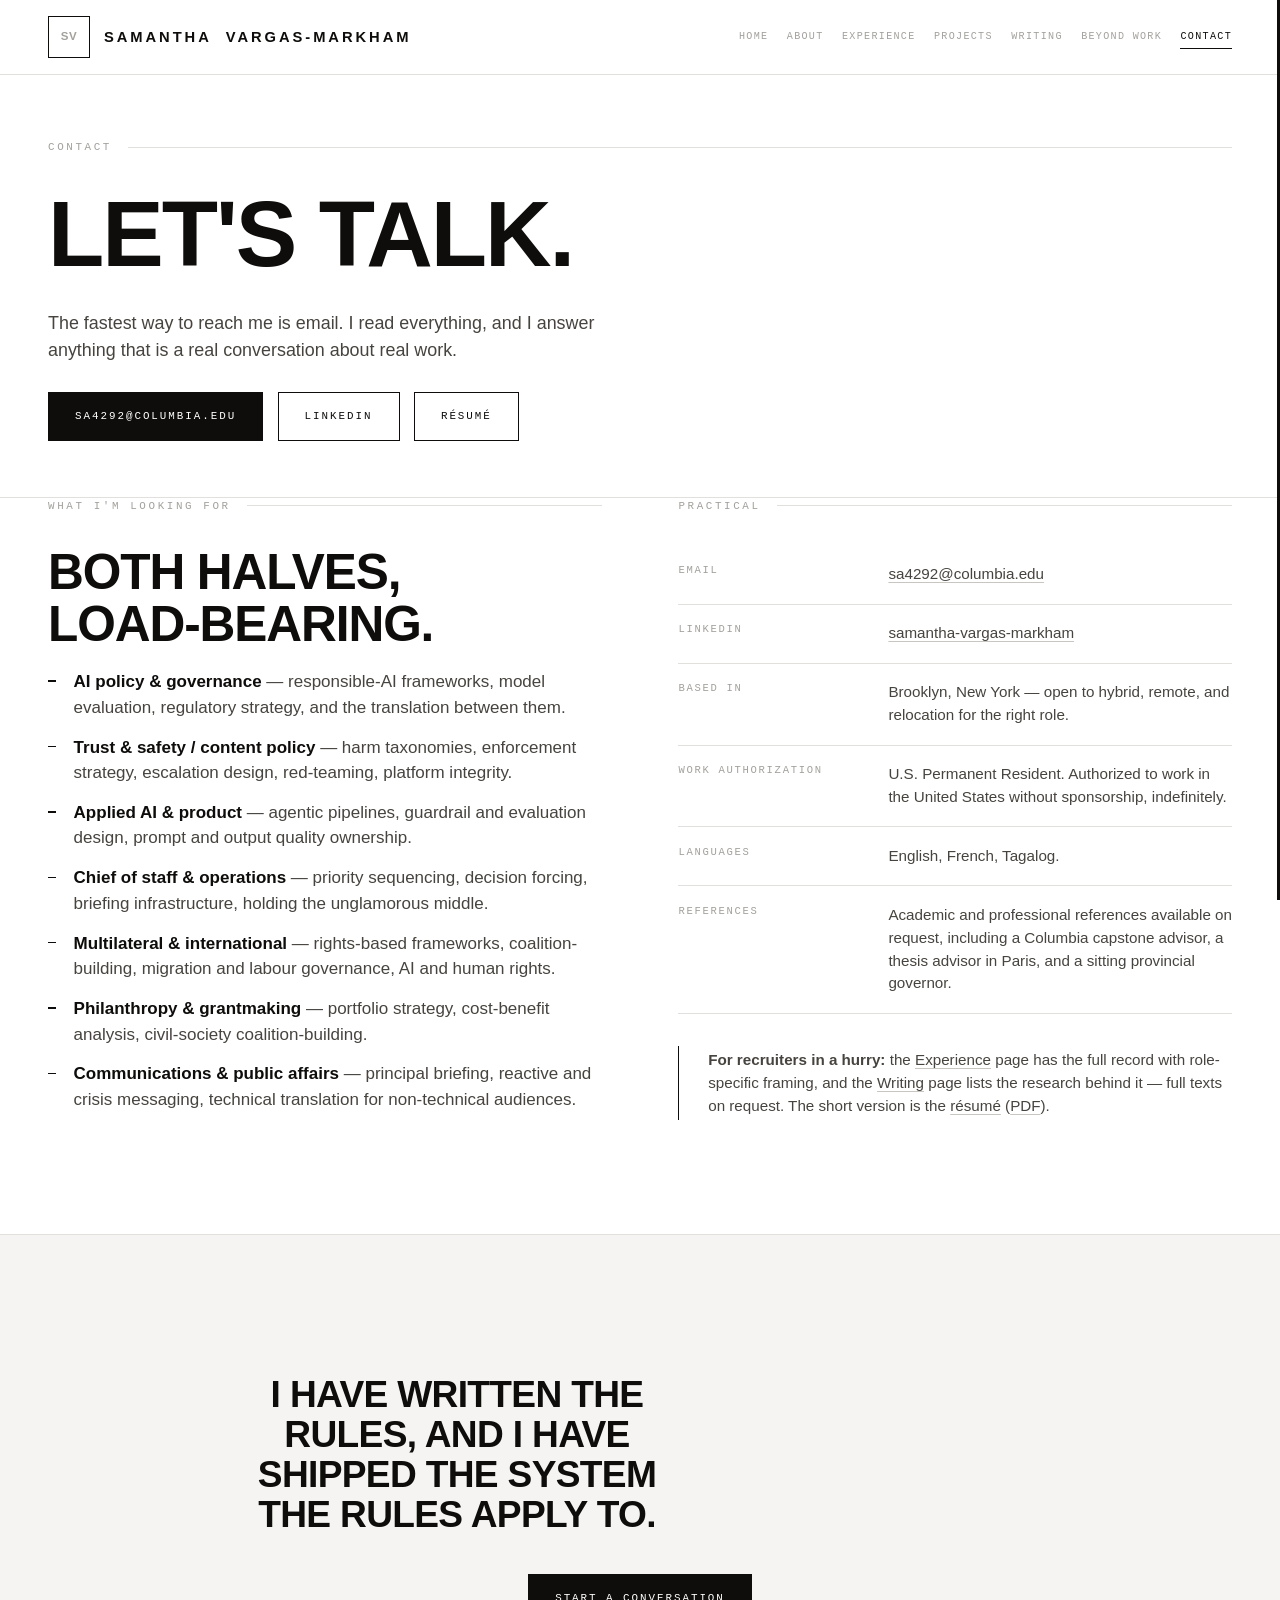
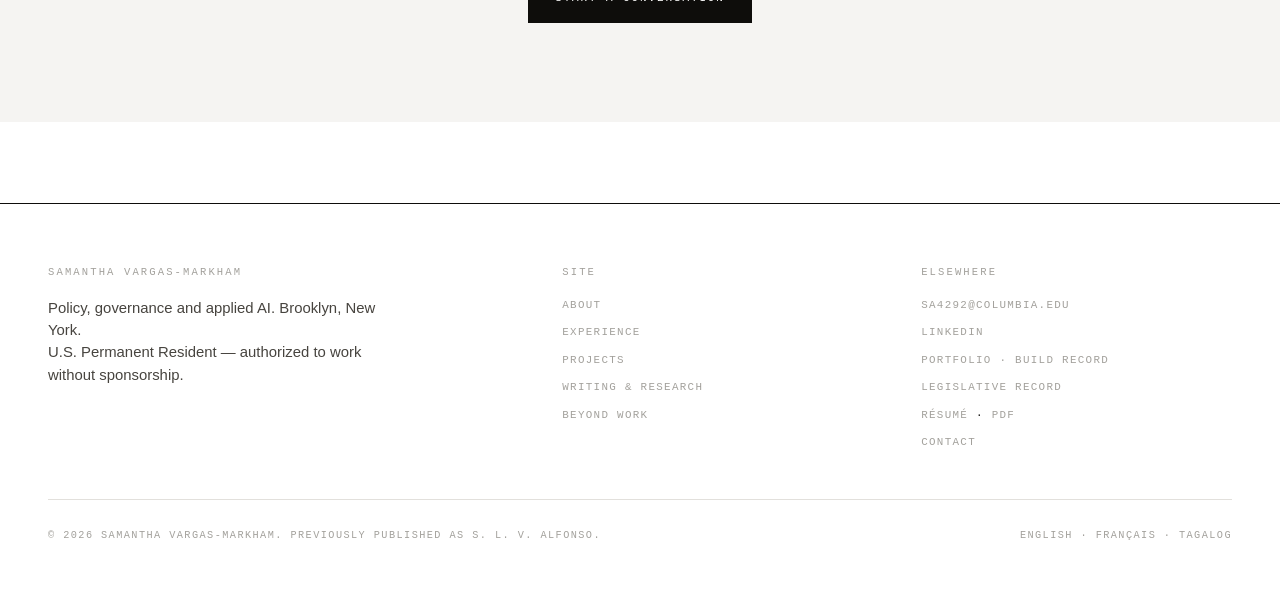
<file: contact.html>
<!doctype html>
<html lang="en">
<head>
<meta charset="utf-8">
<meta name="viewport" content="width=device-width, initial-scale=1">
<title>Contact — Samantha Vargas-Markham</title>
<meta name="description" content="Get in touch about roles in AI governance, trust and safety, applied AI, operations, multilateral institutions and philanthropy.">
<meta name="author" content="Samantha Vargas-Markham">
<link rel="canonical" href="https://ssamantham.github.io/contact.html">
<meta property="og:site_name" content="Samantha Vargas-Markham">
<meta property="og:title" content="Contact — Samantha Vargas-Markham">
<meta property="og:description" content="Get in touch about roles in AI governance, trust and safety, applied AI, operations, multilateral institutions and philanthropy.">
<meta property="og:type" content="website">
<meta property="og:url" content="https://ssamantham.github.io/contact.html">
<meta property="og:image" content="https://ssamantham.github.io/assets/img/og-card.jpg">
<meta property="og:image:width" content="1200">
<meta property="og:image:height" content="630">
<meta property="og:image:alt" content="Samantha Vargas-Markham — AI governance, trust and safety, applied AI">
<meta name="twitter:card" content="summary_large_image">
<link rel="stylesheet" href="assets/css/site.css">
<link rel="icon" href="data:image/svg+xml,<svg xmlns='http://www.w3.org/2000/svg' viewBox='0 0 100 100'><rect width='100' height='100' fill='%230E0D0B'/><text y='64' x='50' text-anchor='middle' font-size='40' font-weight='700' font-family='Helvetica,Arial,sans-serif' fill='%23FFFFFF'>SV</text></svg>">
</head>
<body>
<a class="skip" href="#main">Skip to content</a>

<header class="site-head">
  <div class="wrap site-head__inner">
    <a class="brand" href="index.html">Samantha <span>Vargas-Markham</span></a>
    <button class="nav-toggle" type="button" aria-expanded="false" aria-controls="nav" aria-label="Menu">☰</button>
    <nav class="nav" id="nav" aria-label="Primary">
      <a href="index.html">Home</a>
      <a href="about.html">About</a>
      <a href="experience.html">Experience</a>
      <a href="projects.html">Projects</a>
      <a href="writing.html">Writing</a>
      <a href="interests.html">Beyond Work</a>
      <a class="nav-cta" href="contact.html">Contact</a>
    </nav>
  </div>
</header>

<main id="main">

  <section class="hero" style="padding-block:clamp(2.5rem,6vw,4rem) clamp(2rem,5vw,3.5rem)">
    <div class="wrap">
      <p class="eyebrow">Contact</p>
      <h1 style="max-width:18ch">Let's talk.</h1>
      <p class="lede measure" style="margin-top:1.2rem">
        The fastest way to reach me is email. I read everything, and I answer anything that is a real conversation
        about real work.
      </p>
      <div class="btn-row" style="margin-top:1.8rem">
        <a class="btn" href="mailto:sa4292@columbia.edu">sa4292@columbia.edu</a>
        <a class="btn btn--ghost" href="https://www.linkedin.com/in/samantha-vargas-markham" rel="me noopener">LinkedIn</a>
        <a class="btn btn--ghost" href="resume.html">Résumé</a>
      </div>
    </div>
  </section>

  <section class="section" style="padding-top:0">
    <div class="wrap">
      <div class="split" style="align-items:start">
        <div class="reveal">
          <p class="eyebrow">What I'm looking for</p>
          <h2 style="margin-bottom:1.2rem;max-width:15ch">Both halves,<br>load-bearing.</h2>
          <ul class="ticks">
            <li><strong>AI policy &amp; governance</strong> — responsible-AI frameworks, model evaluation, regulatory strategy, and the translation between them.</li>
            <li><strong>Trust &amp; safety / content policy</strong> — harm taxonomies, enforcement strategy, escalation design, red-teaming, platform integrity.</li>
            <li><strong>Applied AI &amp; product</strong> — agentic pipelines, guardrail and evaluation design, prompt and output quality ownership.</li>
            <li><strong>Chief of staff &amp; operations</strong> — priority sequencing, decision forcing, briefing infrastructure, holding the unglamorous middle.</li>
            <li><strong>Multilateral &amp; international</strong> — rights-based frameworks, coalition-building, migration and labour governance, AI and human rights.</li>
            <li><strong>Philanthropy &amp; grantmaking</strong> — portfolio strategy, cost-benefit analysis, civil-society coalition-building.</li>
            <li><strong>Communications &amp; public affairs</strong> — principal briefing, reactive and crisis messaging, technical translation for non-technical audiences.</li>
          </ul>
        </div>

        <div class="reveal">
          <p class="eyebrow">Practical</p>
          <table class="facts">
            <tbody>
              <tr><th>Email</th><td><a href="mailto:sa4292@columbia.edu">sa4292@columbia.edu</a></td></tr>
              <tr><th>LinkedIn</th><td><a href="https://www.linkedin.com/in/samantha-vargas-markham" rel="me noopener">samantha-vargas-markham</a></td></tr>
              <tr><th>Based in</th><td>Brooklyn, New York — open to hybrid, remote, and relocation for the right role.</td></tr>
              <tr><th>Work authorization</th><td>U.S. Permanent Resident. Authorized to work in the United States without sponsorship, indefinitely.</td></tr>
              <tr><th>Languages</th><td>English, French, Tagalog.</td></tr>
              <tr><th>References</th><td>Academic and professional references available on request, including a Columbia capstone advisor, a thesis advisor in Paris, and a sitting provincial governor.</td></tr>
            </tbody>
          </table>

          <div class="callout" style="margin-top:2rem">
            <p><strong>For recruiters in a hurry:</strong> the <a href="experience.html">Experience</a> page has the
            full record with role-specific framing, and the <a href="writing.html">Writing</a> page lists the
            research behind it — full texts on request. The short version is the <a href="resume.html">résumé</a>
            (<a href="assets/docs/SVMarkham-Resume.pdf">PDF</a>).</p>
          </div>
        </div>
      </div>
    </div>
  </section>

  <section class="section section--tint">
    <div class="wrap-narrow" style="text-align:center">
      <blockquote class="pull reveal" style="border:0;padding:0;text-align:center">
        I have written the rules, and I have shipped the system the rules apply to.
      </blockquote>
      <div class="btn-row reveal" style="justify-content:center;margin-top:1.6rem">
        <a class="btn" href="mailto:sa4292@columbia.edu">Start a conversation</a>
      </div>
    </div>
  </section>

</main>

<footer class="site-foot">
  <div class="wrap">
    <div class="foot__grid">
      <div class="foot">
        <h4>Samantha Vargas-Markham</h4>
        <p style="color:var(--ink-2);font-size:.93rem;max-width:40ch">
          Policy, governance and applied AI. Brooklyn, New York.<br>
          U.S. Permanent Resident — authorized to work without sponsorship.
        </p>
      </div>
      <div class="foot">
        <h4>Site</h4>
        <ul>
          <li><a href="about.html">About</a></li>
          <li><a href="experience.html">Experience</a></li>
          <li><a href="projects.html">Projects</a></li>
          <li><a href="writing.html">Writing &amp; research</a></li>
          <li><a href="interests.html">Beyond work</a></li>
        </ul>
      </div>
      <div class="foot">
        <h4>Elsewhere</h4>
        <ul>
          <li><a href="mailto:sa4292@columbia.edu">sa4292@columbia.edu</a></li>
          <li><a href="https://www.linkedin.com/in/samantha-vargas-markham" rel="me noopener">LinkedIn</a></li>
          <li><a href="https://ssamantham.github.io/portfolio/">Portfolio · build record</a></li>
          <li><a href="https://ssamantham.github.io/legislative-record/">Legislative record</a></li>
          <li><a href="resume.html">Résumé</a> · <a href="assets/docs/SVMarkham-Resume.pdf">PDF</a></li>
          <li><a href="contact.html">Contact</a></li>
        </ul>
      </div>
    </div>
    <div class="foot__note">
      <span>© <span id="yr">2026</span> Samantha Vargas-Markham. Previously published as S. L. V. Alfonso.</span>
      <span>English · Français · Tagalog</span>
    </div>
  </div>
</footer>

<script src="assets/js/site.js"></script>
<script>document.getElementById('yr').textContent = new Date().getFullYear();</script>
</body>
</html>
</file>
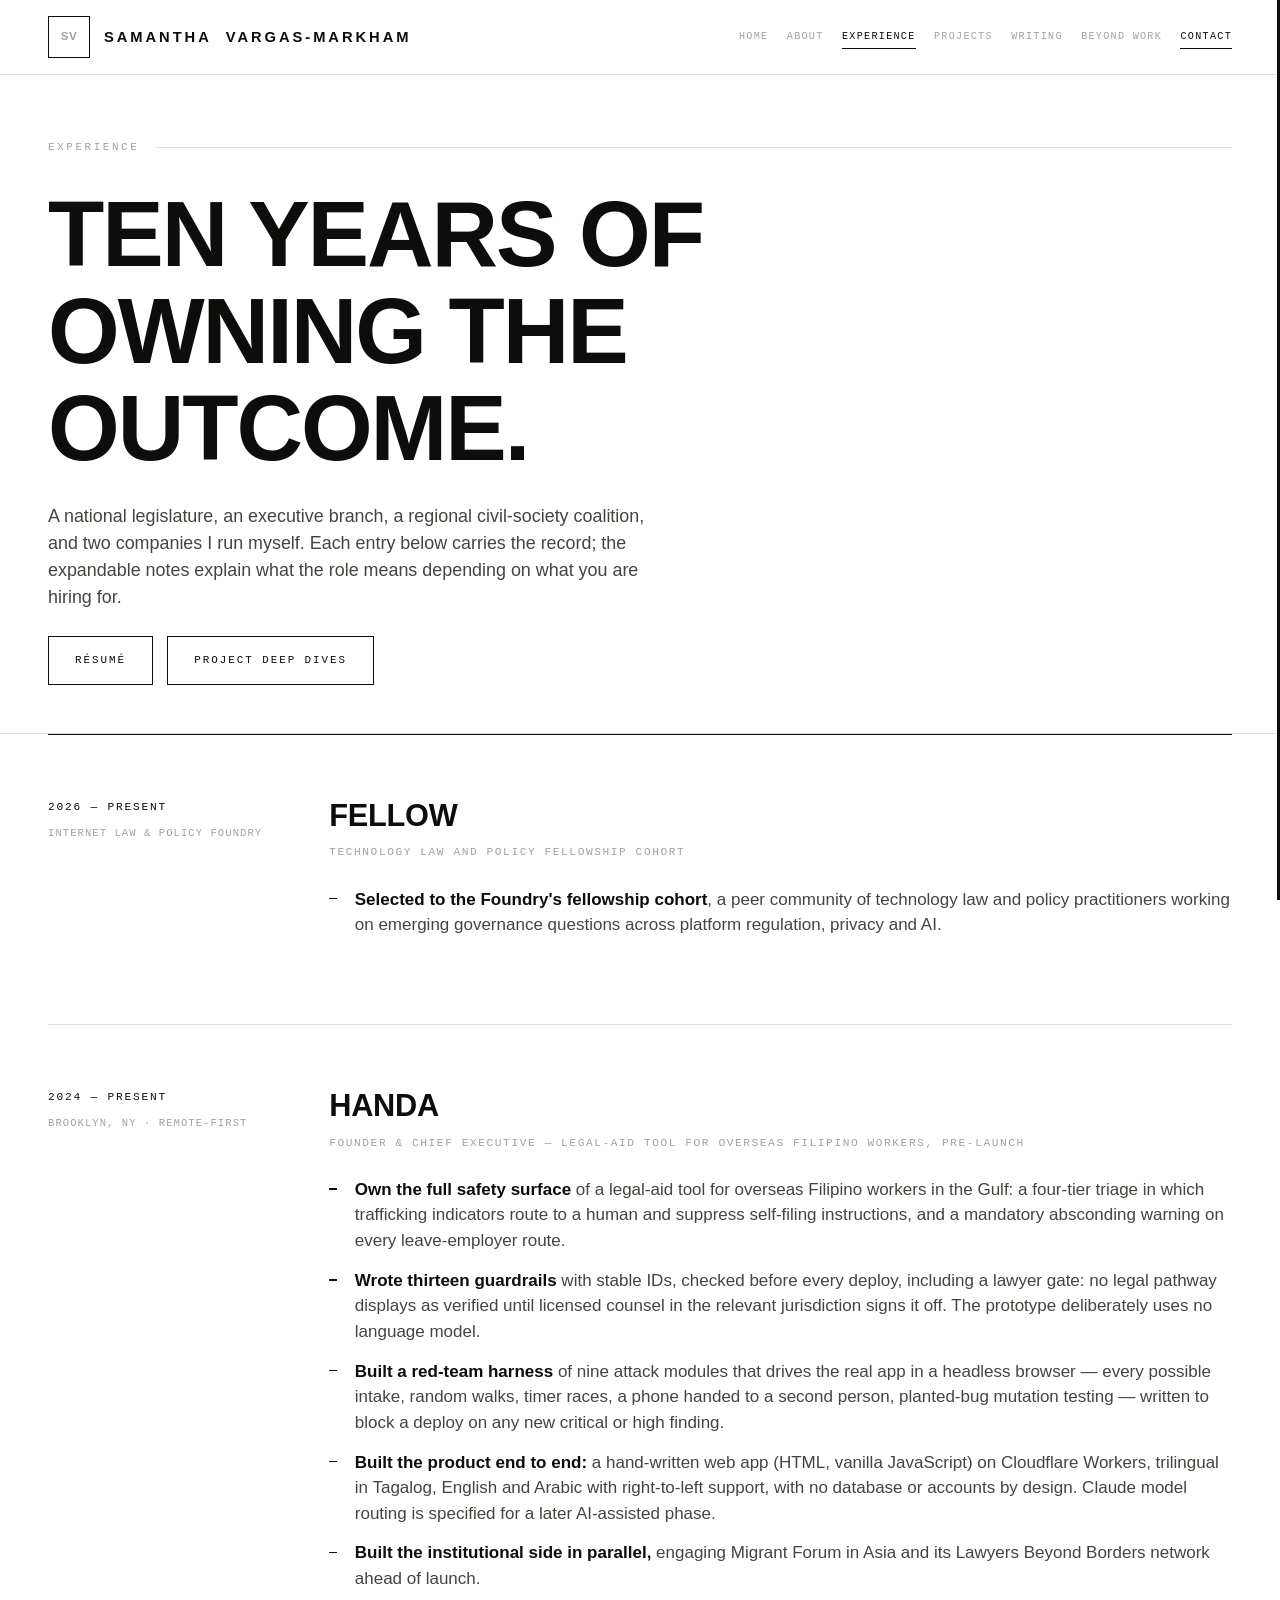
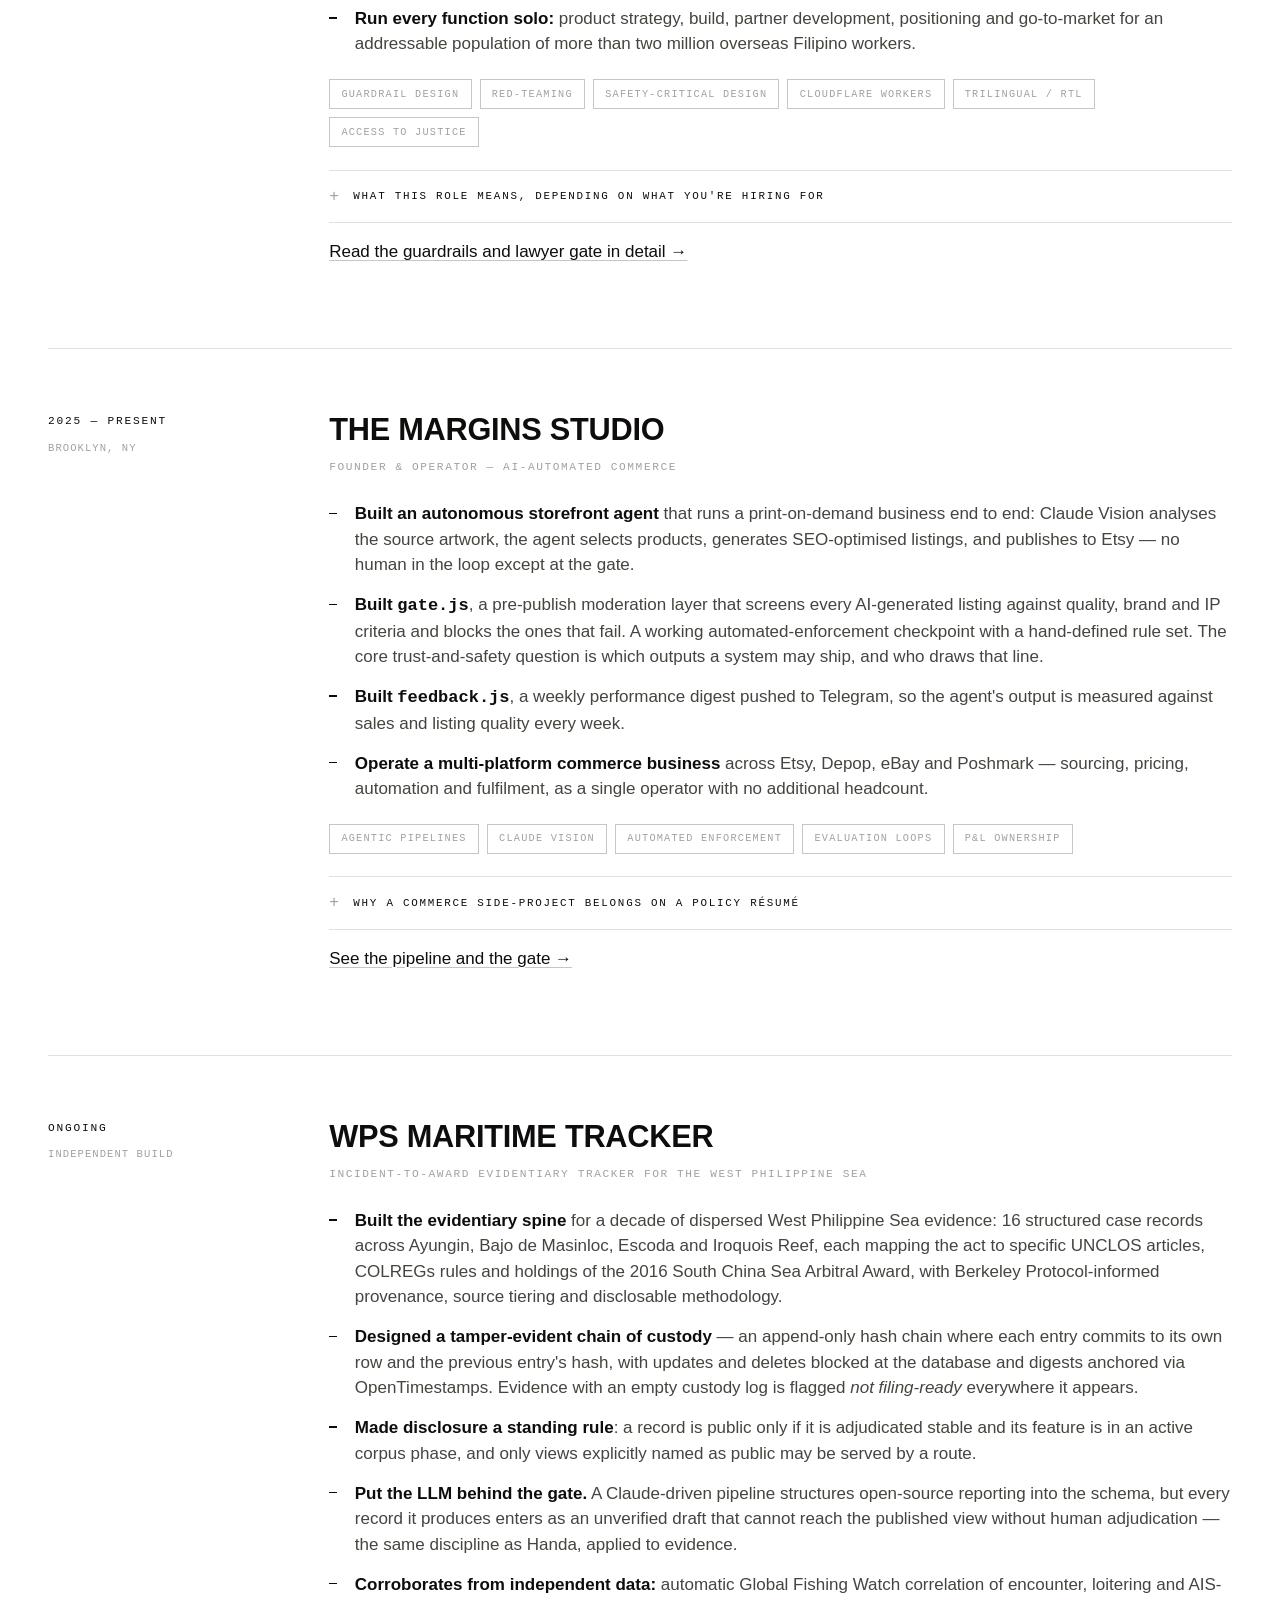
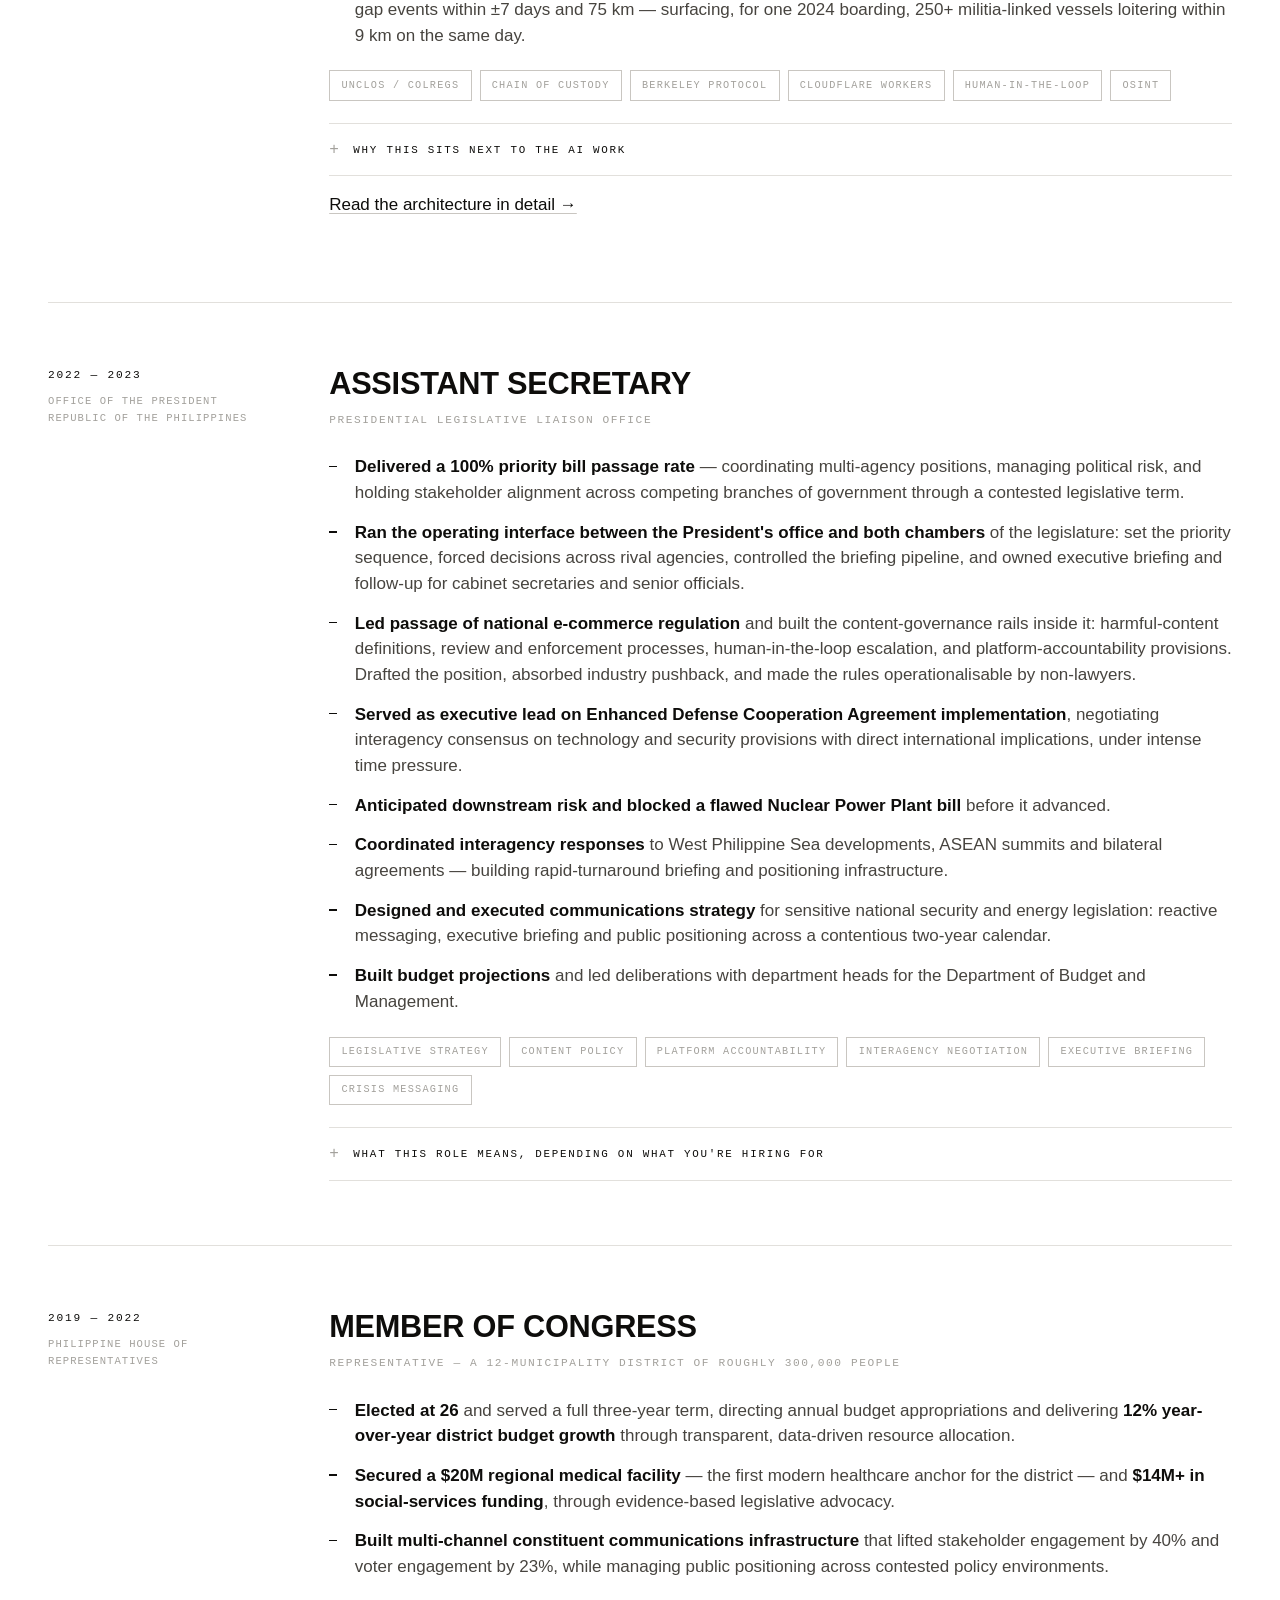
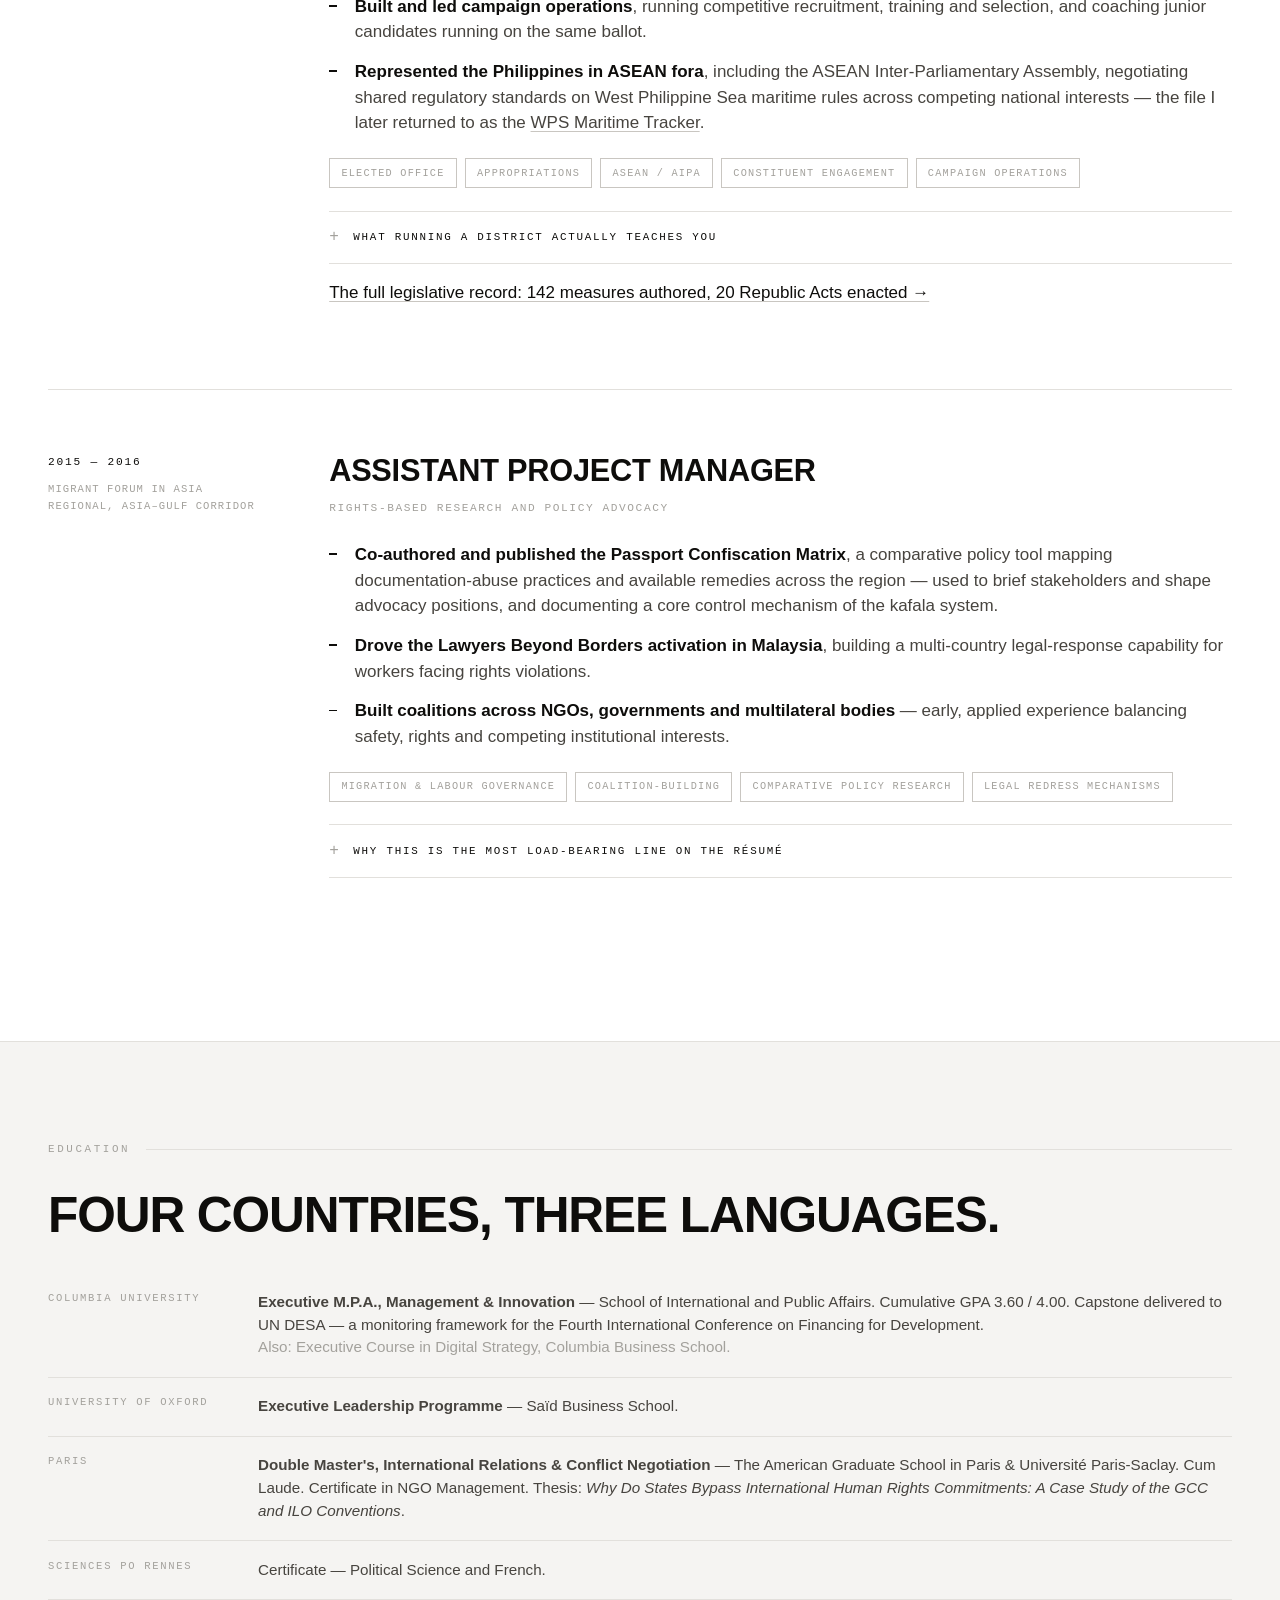
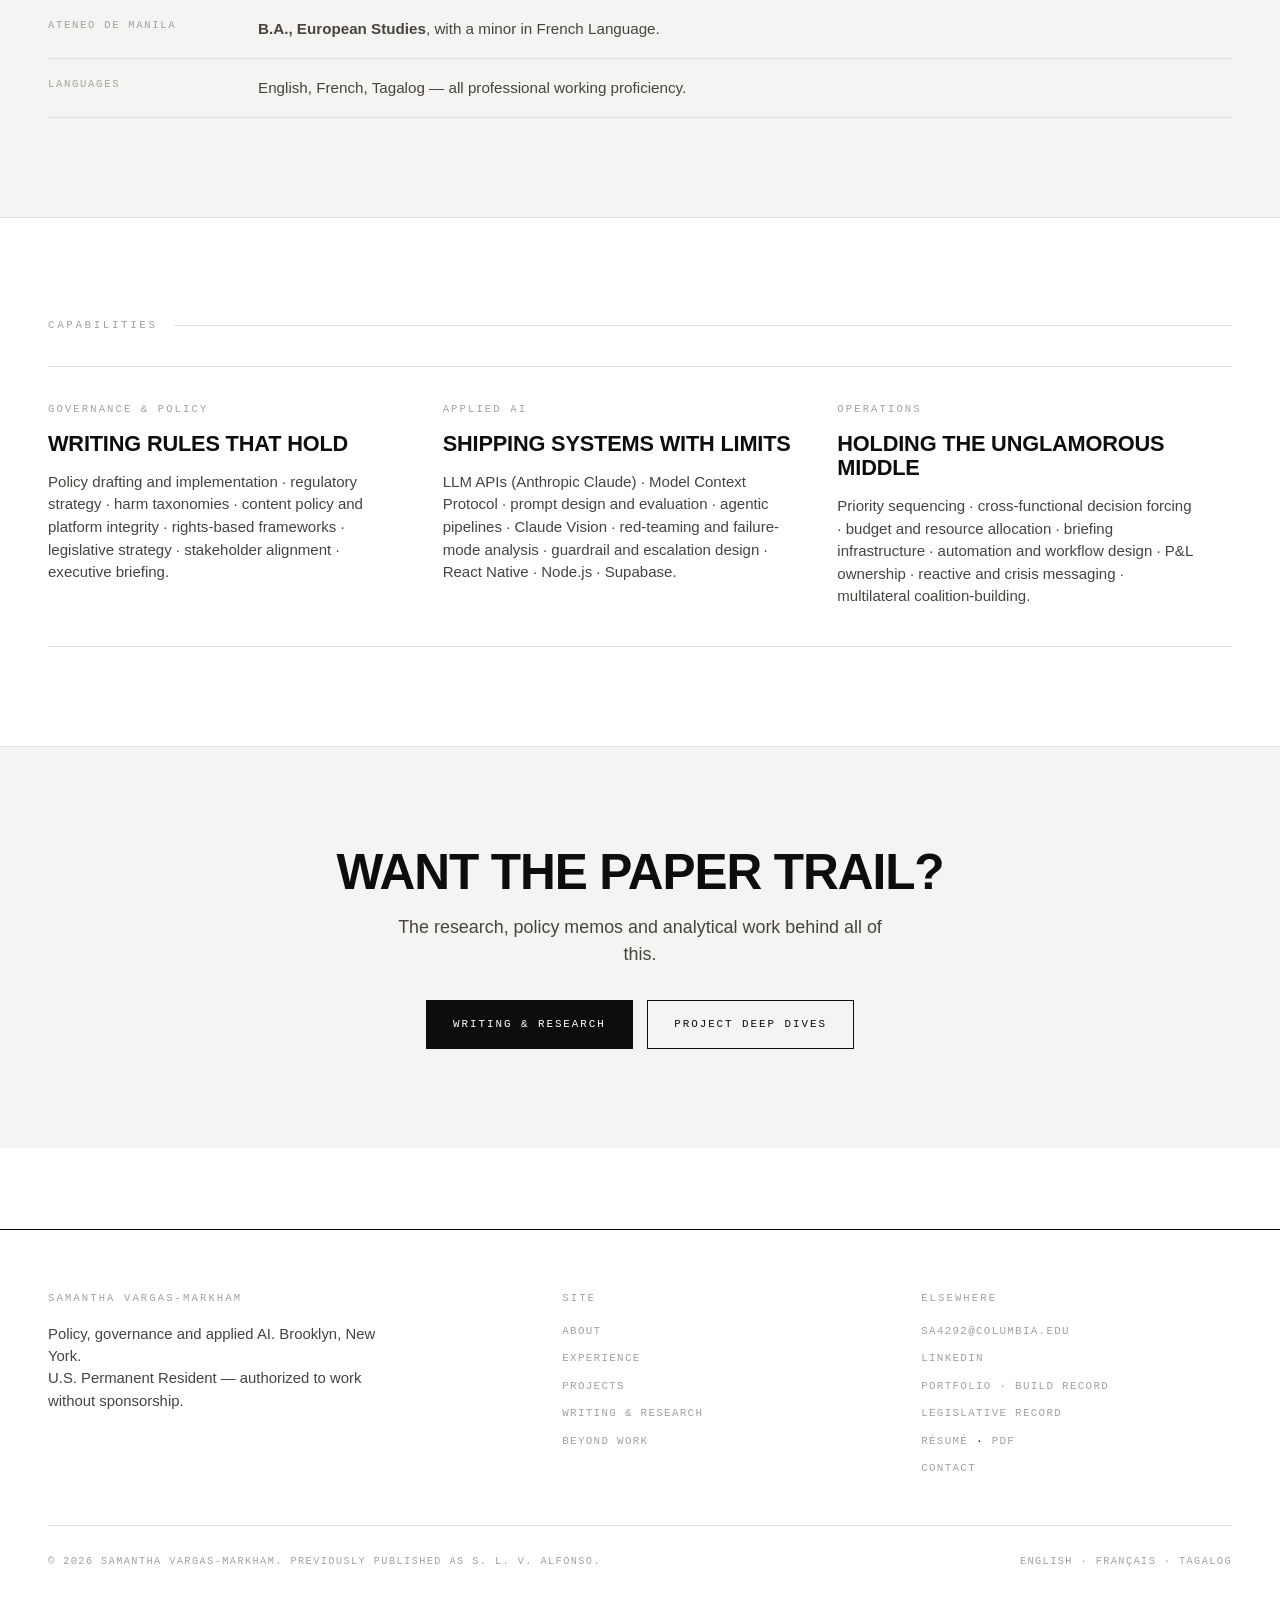
<file: experience.html>
<!doctype html>
<html lang="en">
<head>
<meta charset="utf-8">
<meta name="viewport" content="width=device-width, initial-scale=1">
<title>Experience — Samantha Vargas-Markham</title>
<meta name="description" content="Ten years across a national legislature, an executive branch, international civil society, and now responsible-AI product development.">
<meta name="author" content="Samantha Vargas-Markham">
<link rel="canonical" href="https://ssamantham.github.io/experience.html">
<meta property="og:site_name" content="Samantha Vargas-Markham">
<meta property="og:title" content="Experience — Samantha Vargas-Markham">
<meta property="og:description" content="Ten years across a national legislature, an executive branch, international civil society, and now responsible-AI product development.">
<meta property="og:type" content="website">
<meta property="og:url" content="https://ssamantham.github.io/experience.html">
<meta property="og:image" content="https://ssamantham.github.io/assets/img/og-card.jpg">
<meta property="og:image:width" content="1200">
<meta property="og:image:height" content="630">
<meta property="og:image:alt" content="Samantha Vargas-Markham — AI governance, trust and safety, applied AI">
<meta name="twitter:card" content="summary_large_image">
<link rel="stylesheet" href="assets/css/site.css">
<link rel="icon" href="data:image/svg+xml,<svg xmlns='http://www.w3.org/2000/svg' viewBox='0 0 100 100'><rect width='100' height='100' fill='%230E0D0B'/><text y='64' x='50' text-anchor='middle' font-size='40' font-weight='700' font-family='Helvetica,Arial,sans-serif' fill='%23FFFFFF'>SV</text></svg>">
</head>
<body>
<a class="skip" href="#main">Skip to content</a>

<header class="site-head">
  <div class="wrap site-head__inner">
    <a class="brand" href="index.html">Samantha <span>Vargas-Markham</span></a>
    <button class="nav-toggle" type="button" aria-expanded="false" aria-controls="nav" aria-label="Menu">☰</button>
    <nav class="nav" id="nav" aria-label="Primary">
      <a href="index.html">Home</a>
      <a href="about.html">About</a>
      <a href="experience.html">Experience</a>
      <a href="projects.html">Projects</a>
      <a href="writing.html">Writing</a>
      <a href="interests.html">Beyond Work</a>
      <a class="nav-cta" href="contact.html">Contact</a>
    </nav>
  </div>
</header>

<main id="main">

  <section class="hero" style="padding-block:clamp(2.5rem,6vw,4rem) clamp(2rem,4vw,3rem)">
    <div class="wrap">
      <p class="eyebrow">Experience</p>
      <h1 style="max-width:18ch">Ten years of owning the outcome.</h1>
      <p class="lede measure" style="margin-top:1.2rem">
        A national legislature, an executive branch, a regional civil-society coalition, and two companies I run
        myself. Each entry below carries the record; the expandable notes explain what the role means depending on
        what you are hiring for.
      </p>
      <div class="btn-row" style="margin-top:1.6rem">
        <a class="btn btn--ghost" href="resume.html">Résumé</a>
        <a class="btn btn--ghost" href="projects.html">Project deep dives</a>
      </div>
    </div>
  </section>

  <section class="section" style="padding-top:0">
    <div class="wrap">

      <!-- ============ INTERNET LAW & POLICY FOUNDRY ============ -->
      <article class="entry reveal" id="foundry">
        <div class="entry__meta">
          <div class="entry__when">2026 — present</div>
          <div class="entry__where">Internet Law &amp; Policy Foundry</div>
        </div>
        <div>
          <h3>Fellow</h3>
          <p class="entry__role">Technology law and policy fellowship cohort</p>
          <ul class="ticks">
            <li>
              <strong>Selected to the Foundry's fellowship cohort</strong>, a peer community of technology law and
              policy practitioners working on emerging governance questions across platform regulation, privacy
              and AI.
            </li>
          </ul>
        </div>
      </article>

      <!-- ============ HANDA ============ -->
      <article class="entry reveal" id="handa">
        <div class="entry__meta">
          <div class="entry__when">2024 — present</div>
          <div class="entry__where">Brooklyn, NY · remote-first</div>
        </div>
        <div>
          <h3>Handa</h3>
          <p class="entry__role">Founder &amp; Chief Executive — legal-aid tool for overseas Filipino workers, pre-launch</p>
          <ul class="ticks">
            <li>
              <strong>Own the full safety surface</strong> of a legal-aid tool for overseas Filipino workers in
              the Gulf: a four-tier triage in which trafficking indicators route to a human and suppress
              self-filing instructions, and a mandatory absconding warning on every leave-employer route.
            </li>
            <li>
              <strong>Wrote thirteen guardrails</strong> with stable IDs, checked before every deploy, including a
              lawyer gate: no legal pathway displays as verified until licensed counsel in the relevant
              jurisdiction signs it off. The prototype deliberately uses no language model.
            </li>
            <li>
              <strong>Built a red-team harness</strong> of nine attack modules that drives the real app in a
              headless browser — every possible intake, random walks, timer races, a phone handed to a second
              person, planted-bug mutation testing — written to block a deploy on any new critical or high finding.
            </li>
            <li>
              <strong>Built the product end to end:</strong> a hand-written web app (HTML, vanilla JavaScript) on
              Cloudflare Workers, trilingual in Tagalog, English and Arabic with right-to-left support, with no
              database or accounts by design. Claude model routing is specified for a later AI-assisted phase.
            </li>
            <li>
              <strong>Built the institutional side in parallel,</strong> engaging Migrant Forum in Asia and its
              Lawyers Beyond Borders network ahead of launch.
            </li>
            <li>
              <strong>Run every function solo:</strong> product strategy, build, partner development, positioning and
              go-to-market for an addressable population of more than two million overseas Filipino workers.
            </li>
          </ul>
          <div class="tags">
            <span class="tag">Guardrail design</span><span class="tag">Red-teaming</span><span class="tag">Safety-critical design</span>
            <span class="tag">Cloudflare Workers</span><span class="tag">Trilingual / RTL</span>
            <span class="tag">Access to justice</span>
          </div>

          <details class="deep">
            <summary>What this role means, depending on what you're hiring for</summary>
            <div class="deep__body">
              <p><strong>Trust &amp; safety / AI safety.</strong> A pre-launch tool where the cost of a wrong
              answer is somebody's immigration status or unpaid wages. I wrote the triage rules, the escalation
              triggers and the guardrails, and I attack them with a red-team harness against the app as built.</p>
              <p><strong>AI policy &amp; governance.</strong> Guardrail policy written by someone who has also
              drafted and passed statute — which means it is written to be operationalised by non-lawyers under time
              pressure, not to read well in a whitepaper.</p>
              <p><strong>Applied AI / product.</strong> Full ownership of a safety-critical build: flow logic,
              trilingual interface, test harnesses and deployment. Keeping language models out of the worker-facing
              prototype until the legal content is counsel-verified was my decision, and the model tiering for the
              later phase is specified.</p>
              <p><strong>Multilateral &amp; philanthropy.</strong> A rights-centred technology intervention aimed at
              the access-to-justice gap for a population of two million-plus, built on top of a decade of
              civil-society relationships in the same corridor.</p>
            </div>
          </details>
          <p style="margin-top:1rem"><a href="projects.html#handa">Read the guardrails and lawyer gate in detail →</a></p>
        </div>
      </article>

      <!-- ============ MARGINS ============ -->
      <article class="entry reveal" id="margins-studio">
        <div class="entry__meta">
          <div class="entry__when">2025 — present</div>
          <div class="entry__where">Brooklyn, NY</div>
        </div>
        <div>
          <h3>the Margins Studio</h3>
          <p class="entry__role">Founder &amp; Operator — AI-automated commerce</p>
          <ul class="ticks">
            <li>
              <strong>Built an autonomous storefront agent</strong> that runs a print-on-demand business end to end:
              Claude Vision analyses the source artwork, the agent selects products, generates SEO-optimised
              listings, and publishes to Etsy — no human in the loop except at the gate.
            </li>
            <li>
              <strong>Built <code>gate.js</code></strong>, a pre-publish moderation layer that screens every
              AI-generated listing against quality, brand and IP criteria and blocks the ones that fail. A working
              automated-enforcement checkpoint with a hand-defined rule set. The core trust-and-safety question is
              which outputs a system may ship, and who draws that line.
            </li>
            <li>
              <strong>Built <code>feedback.js</code></strong>, a weekly performance digest pushed to Telegram, so the
              agent's output is measured against sales and listing quality every week.
            </li>
            <li>
              <strong>Operate a multi-platform commerce business</strong> across Etsy, Depop, eBay and Poshmark —
              sourcing, pricing, automation and fulfilment, as a single operator with no additional headcount.
            </li>
          </ul>
          <div class="tags">
            <span class="tag">Agentic pipelines</span><span class="tag">Claude Vision</span>
            <span class="tag">Automated enforcement</span><span class="tag">Evaluation loops</span>
            <span class="tag">P&amp;L ownership</span>
          </div>
          <details class="deep">
            <summary>Why a commerce side-project belongs on a policy résumé</summary>
            <div class="deep__body">
              <p>Because it is the cleanest available proof that I build agentic systems, hands on the
              code. An autonomous pipeline that publishes to the public internet needs an enforcement checkpoint, and
              somebody has to decide where it sits and what it blocks. I made those decisions, wrote the rules, and
              watch what they catch. That is the same problem a platform faces at four orders of magnitude more
              volume.</p>
            </div>
          </details>
          <p style="margin-top:1rem"><a href="projects.html#margins">See the pipeline and the gate →</a></p>
        </div>
      </article>

      <!-- ============ WPS TRACKER ============ -->
      <article class="entry reveal" id="wps-tracker">
        <div class="entry__meta">
          <div class="entry__when">Ongoing</div>
          <div class="entry__where">Independent build</div>
        </div>
        <div>
          <h3>WPS Maritime Tracker</h3>
          <p class="entry__role">Incident-to-award evidentiary tracker for the West Philippine Sea</p>
          <ul class="ticks">
            <li>
              <strong>Built the evidentiary spine</strong> for a decade of dispersed West Philippine Sea evidence:
              16 structured case records across Ayungin, Bajo de Masinloc, Escoda and Iroquois Reef, each mapping
              the act to specific UNCLOS articles, COLREGs rules and holdings of the 2016 South China Sea Arbitral
              Award, with Berkeley Protocol-informed provenance, source tiering and disclosable methodology.
            </li>
            <li>
              <strong>Designed a tamper-evident chain of custody</strong> — an append-only hash chain where each
              entry commits to its own row and the previous entry's hash, with updates and deletes blocked at the
              database and digests anchored via OpenTimestamps. Evidence with an empty custody log is flagged
              <em>not filing-ready</em> everywhere it appears.
            </li>
            <li>
              <strong>Made disclosure a standing rule</strong>: a record is public only if it is
              adjudicated stable and its feature is in an active corpus phase, and only views explicitly named as
              public may be served by a route.
            </li>
            <li>
              <strong>Put the LLM behind the gate.</strong> A Claude-driven pipeline structures open-source
              reporting into the schema, but every record it produces enters as an unverified draft that cannot
              reach the published view without human adjudication — the same discipline as Handa, applied to
              evidence.
            </li>
            <li>
              <strong>Corroborates from independent data:</strong> automatic Global Fishing Watch correlation of
              encounter, loitering and AIS-gap events within ±7 days and 75 km — surfacing, for one 2024 boarding,
              250+ militia-linked vessels loitering within 9 km on the same day.
            </li>
          </ul>
          <div class="tags">
            <span class="tag">UNCLOS / COLREGs</span><span class="tag">Chain of custody</span>
            <span class="tag">Berkeley Protocol</span><span class="tag">Cloudflare Workers</span>
            <span class="tag">Human-in-the-loop</span><span class="tag">OSINT</span>
          </div>
          <details class="deep">
            <summary>Why this sits next to the AI work</summary>
            <div class="deep__body">
              <p>Because it is the same governance problem with the stakes moved. Handa decides what a tool may
              tell a worker with no lawyer. This decides what a model-assisted record may claim in something that
              could end up in front of counsel. In both, the interesting engineering is the boundary — and in both,
              the boundary is enforced by the data model itself.</p>
              <p>It is also the only project on this list that closes a loop with my own legislative record: I
              negotiated maritime rules on these features at the ASEAN Inter-Parliamentary Assembly, and this is the
              evidentiary system for the dispute those rules were meant to govern.</p>
            </div>
          </details>
          <p style="margin-top:1rem"><a href="projects.html#wps">Read the architecture in detail →</a></p>
        </div>
      </article>

      <!-- ============ ASEC ============ -->
      <article class="entry reveal" id="assistant-secretary">
        <div class="entry__meta">
          <div class="entry__when">2022 — 2023</div>
          <div class="entry__where">Office of the President<br>Republic of the Philippines</div>
        </div>
        <div>
          <h3>Assistant Secretary</h3>
          <p class="entry__role">Presidential Legislative Liaison Office</p>
          <ul class="ticks">
            <li>
              <strong>Delivered a 100% priority bill passage rate</strong> — coordinating multi-agency positions,
              managing political risk, and holding stakeholder alignment across competing branches of government
              through a contested legislative term.
            </li>
            <li>
              <strong>Ran the operating interface between the President's office and both chambers</strong> of the
              legislature: set the priority sequence, forced decisions across rival agencies, controlled the briefing
              pipeline, and owned executive briefing and follow-up for cabinet secretaries and senior officials.
            </li>
            <li>
              <strong>Led passage of national e-commerce regulation</strong> and built the content-governance rails
              inside it: harmful-content definitions, review and enforcement processes, human-in-the-loop escalation,
              and platform-accountability provisions. Drafted the position, absorbed industry pushback, and made the
              rules operationalisable by non-lawyers.
            </li>
            <li>
              <strong>Served as executive lead on Enhanced Defense Cooperation Agreement implementation</strong>,
              negotiating interagency consensus on technology and security provisions with direct international
              implications, under intense time pressure.
            </li>
            <li>
              <strong>Anticipated downstream risk and blocked a flawed Nuclear Power Plant bill</strong> before it
              advanced.
            </li>
            <li>
              <strong>Coordinated interagency responses</strong> to West Philippine Sea developments, ASEAN summits
              and bilateral agreements — building rapid-turnaround briefing and positioning infrastructure.
            </li>
            <li>
              <strong>Designed and executed communications strategy</strong> for sensitive national security and
              energy legislation: reactive messaging, executive briefing and public positioning across a contentious
              two-year calendar.
            </li>
            <li>
              <strong>Built budget projections</strong> and led deliberations with department heads for the
              Department of Budget and Management.
            </li>
          </ul>
          <div class="tags">
            <span class="tag">Legislative strategy</span><span class="tag">Content policy</span>
            <span class="tag">Platform accountability</span><span class="tag">Interagency negotiation</span>
            <span class="tag">Executive briefing</span><span class="tag">Crisis messaging</span>
          </div>
          <details class="deep">
            <summary>What this role means, depending on what you're hiring for</summary>
            <div class="deep__body">
              <p><strong>Trust &amp; safety / content policy.</strong> The e-commerce statute is content policy as a
              shipped legislative outcome. It defines harmful content, specifies review and enforcement, and assigns
              platform liability — and it had to survive industry lobbying and pass the same test a moderation policy
              does: can a reviewer apply it consistently, under time pressure, at scale.</p>
              <p><strong>Chief of staff / BizOps.</strong> This is a chief-of-staff function at national scale.
              Sequencing priorities, forcing decisions between agencies that do not want to decide, controlling what
              reaches the principal, and being accountable for what actually passed.</p>
              <p><strong>Communications / public affairs.</strong> Reactive messaging on national security and energy
              legislation, in front of a national press corps, with a principal whose position I had to protect and
              explain simultaneously.</p>
            </div>
          </details>
        </div>
      </article>

      <!-- ============ CONGRESS ============ -->
      <article class="entry reveal" id="congress">
        <div class="entry__meta">
          <div class="entry__when">2019 — 2022</div>
          <div class="entry__where">Philippine House of Representatives</div>
        </div>
        <div>
          <h3>Member of Congress</h3>
          <p class="entry__role">Representative — a 12-municipality district of roughly 300,000 people</p>
          <ul class="ticks">
            <li>
              <strong>Elected at 26</strong> and served a full three-year term, directing annual budget
              appropriations and delivering <strong>12% year-over-year district budget growth</strong> through
              transparent, data-driven resource allocation.
            </li>
            <li>
              <strong>Secured a $20M regional medical facility</strong> — the first modern healthcare anchor for the
              district — and <strong>$14M+ in social-services funding</strong>, through evidence-based legislative
              advocacy.
            </li>
            <li>
              <strong>Built multi-channel constituent communications infrastructure</strong> that lifted stakeholder
              engagement by 40% and voter engagement by 23%, while managing public positioning across contested
              policy environments.
            </li>
            <li>
              <strong>Built and led campaign operations</strong>, running competitive recruitment, training and
              selection, and coaching junior candidates running on the same ballot.
            </li>
            <li>
              <strong>Represented the Philippines in ASEAN fora</strong>, including the ASEAN Inter-Parliamentary
              Assembly, negotiating shared regulatory standards on West Philippine Sea maritime rules across
              competing national interests — the file I later returned to as the
              <a href="#wps-tracker">WPS Maritime Tracker</a>.
            </li>
          </ul>
          <div class="tags">
            <span class="tag">Elected office</span><span class="tag">Appropriations</span>
            <span class="tag">ASEAN / AIPA</span><span class="tag">Constituent engagement</span>
            <span class="tag">Campaign operations</span>
          </div>
          <details class="deep">
            <summary>What running a district actually teaches you</summary>
            <div class="deep__body">
              <p>That a policy is only as good as the person who has to administer it in a municipality with three
              staff and intermittent connectivity. That the people most affected by a decision are almost never in
              the room where it is made. And that if you cannot explain a rule to the person it lands on, in their
              language, you have not finished writing it.</p>
              <p>Those three lessons are the reason I now work on AI systems that make decisions about people who
              have no way to contest them.</p>
            </div>
          </details>
          <p style="margin-top:1rem"><a href="https://ssamantham.github.io/legislative-record/">The full legislative record: 142 measures authored, 20 Republic Acts enacted →</a></p>
        </div>
      </article>

      <!-- ============ MFA ============ -->
      <article class="entry reveal" id="migrant-forum">
        <div class="entry__meta">
          <div class="entry__when">2015 — 2016</div>
          <div class="entry__where">Migrant Forum in Asia<br>Regional, Asia–Gulf corridor</div>
        </div>
        <div>
          <h3>Assistant Project Manager</h3>
          <p class="entry__role">Rights-based research and policy advocacy</p>
          <ul class="ticks">
            <li>
              <strong>Co-authored and published the Passport Confiscation Matrix</strong>, a comparative policy tool
              mapping documentation-abuse practices and available remedies across the region — used to brief
              stakeholders and shape advocacy positions, and documenting a core control mechanism of the kafala
              system.
            </li>
            <li>
              <strong>Drove the Lawyers Beyond Borders activation in Malaysia</strong>, building a multi-country
              legal-response capability for workers facing rights violations.
            </li>
            <li>
              <strong>Built coalitions across NGOs, governments and multilateral bodies</strong> — early, applied
              experience balancing safety, rights and competing institutional interests.
            </li>
          </ul>
          <div class="tags">
            <span class="tag">Migration &amp; labour governance</span><span class="tag">Coalition-building</span>
            <span class="tag">Comparative policy research</span><span class="tag">Legal redress mechanisms</span>
          </div>
          <details class="deep">
            <summary>Why this is the most load-bearing line on the résumé</summary>
            <div class="deep__body">
              <p>Everything downstream traces back here. The Passport Confiscation Matrix became the evidence base
              for a master's thesis on why Gulf states bypass their ILO commitments; that thesis became the analytic
              spine of <em>The Canary in the Dragnet</em>; and the population it documents is the population Handa
              was built to serve. Ten years, one corridor, three different instruments.</p>
            </div>
          </details>
        </div>
      </article>

    </div>
  </section>

  <!-- ============ EDUCATION ============ -->
  <section class="section section--tint">
    <div class="wrap">
      <p class="eyebrow reveal">Education</p>
      <h2 class="reveal" style="margin-bottom:2rem">Four countries, three languages.</h2>
      <div class="reveal">
        <table class="facts">
          <tbody>
            <tr>
              <th>Columbia University</th>
              <td>
                <strong>Executive M.P.A., Management &amp; Innovation</strong> — School of International and Public
                Affairs. Cumulative GPA 3.60 / 4.00. Capstone delivered to UN DESA — a monitoring framework for
                the Fourth International Conference on Financing for Development.<br>
                <span style="color:var(--ink-3)">Also: Executive Course in Digital Strategy, Columbia Business School.</span>
              </td>
            </tr>
            <tr>
              <th>University of Oxford</th>
              <td><strong>Executive Leadership Programme</strong> — Saïd Business School.</td>
            </tr>
            <tr>
              <th>Paris</th>
              <td>
                <strong>Double Master's, International Relations &amp; Conflict Negotiation</strong> —
                The American Graduate School in Paris &amp; Université Paris-Saclay. Cum Laude.
                Certificate in NGO Management. Thesis: <em>Why Do States Bypass International Human Rights
                Commitments: A Case Study of the GCC and ILO Conventions</em>.
              </td>
            </tr>
            <tr>
              <th>Sciences Po Rennes</th>
              <td>Certificate — Political Science and French.</td>
            </tr>
            <tr>
              <th>Ateneo de Manila</th>
              <td><strong>B.A., European Studies</strong>, with a minor in French Language.</td>
            </tr>
            <tr>
              <th>Languages</th>
              <td>English, French, Tagalog — all professional working proficiency.</td>
            </tr>
          </tbody>
        </table>
      </div>
    </div>
  </section>

  <!-- ============ SKILLS ============ -->
  <section class="section">
    <div class="wrap">
      <p class="eyebrow reveal">Capabilities</p>
      <div class="cards reveal">
        <article class="card">
          <span class="card__tag">Governance &amp; policy</span>
          <h3>Writing rules that hold</h3>
          <p>Policy drafting and implementation · regulatory strategy · harm taxonomies · content policy and
          platform integrity · rights-based frameworks · legislative strategy · stakeholder alignment ·
          executive briefing.</p>
        </article>
        <article class="card">
          <span class="card__tag">Applied AI</span>
          <h3>Shipping systems with limits</h3>
          <p>LLM APIs (Anthropic Claude) · Model Context Protocol · prompt design and evaluation · agentic
          pipelines · Claude Vision · red-teaming and failure-mode analysis · guardrail and escalation design ·
          React Native · Node.js · Supabase.</p>
        </article>
        <article class="card">
          <span class="card__tag">Operations</span>
          <h3>Holding the unglamorous middle</h3>
          <p>Priority sequencing · cross-functional decision forcing · budget and resource allocation · briefing
          infrastructure · automation and workflow design · P&amp;L ownership · reactive and crisis messaging ·
          multilateral coalition-building.</p>
        </article>
      </div>
    </div>
  </section>

  <section class="section section--tint">
    <div class="wrap-narrow" style="text-align:center">
      <h2 class="reveal">Want the paper trail?</h2>
      <p class="lede reveal" style="margin:1rem auto 2rem;max-width:52ch">
        The research, policy memos and analytical work behind all of this.
      </p>
      <div class="btn-row reveal" style="justify-content:center">
        <a class="btn" href="writing.html">Writing &amp; research</a>
        <a class="btn btn--ghost" href="projects.html">Project deep dives</a>
      </div>
    </div>
  </section>

</main>

<footer class="site-foot">
  <div class="wrap">
    <div class="foot__grid">
      <div class="foot">
        <h4>Samantha Vargas-Markham</h4>
        <p style="color:var(--ink-2);font-size:.93rem;max-width:40ch">
          Policy, governance and applied AI. Brooklyn, New York.<br>
          U.S. Permanent Resident — authorized to work without sponsorship.
        </p>
      </div>
      <div class="foot">
        <h4>Site</h4>
        <ul>
          <li><a href="about.html">About</a></li>
          <li><a href="experience.html">Experience</a></li>
          <li><a href="projects.html">Projects</a></li>
          <li><a href="writing.html">Writing &amp; research</a></li>
          <li><a href="interests.html">Beyond work</a></li>
        </ul>
      </div>
      <div class="foot">
        <h4>Elsewhere</h4>
        <ul>
          <li><a href="mailto:sa4292@columbia.edu">sa4292@columbia.edu</a></li>
          <li><a href="https://www.linkedin.com/in/samantha-vargas-markham" rel="me noopener">LinkedIn</a></li>
          <li><a href="https://ssamantham.github.io/portfolio/">Portfolio · build record</a></li>
          <li><a href="https://ssamantham.github.io/legislative-record/">Legislative record</a></li>
          <li><a href="resume.html">Résumé</a> · <a href="assets/docs/SVMarkham-Resume.pdf">PDF</a></li>
          <li><a href="contact.html">Contact</a></li>
        </ul>
      </div>
    </div>
    <div class="foot__note">
      <span>© <span id="yr">2026</span> Samantha Vargas-Markham. Previously published as S. L. V. Alfonso.</span>
      <span>English · Français · Tagalog</span>
    </div>
  </div>
</footer>

<script src="assets/js/site.js"></script>
<script>document.getElementById('yr').textContent = new Date().getFullYear();</script>
</body>
</html>
</file>
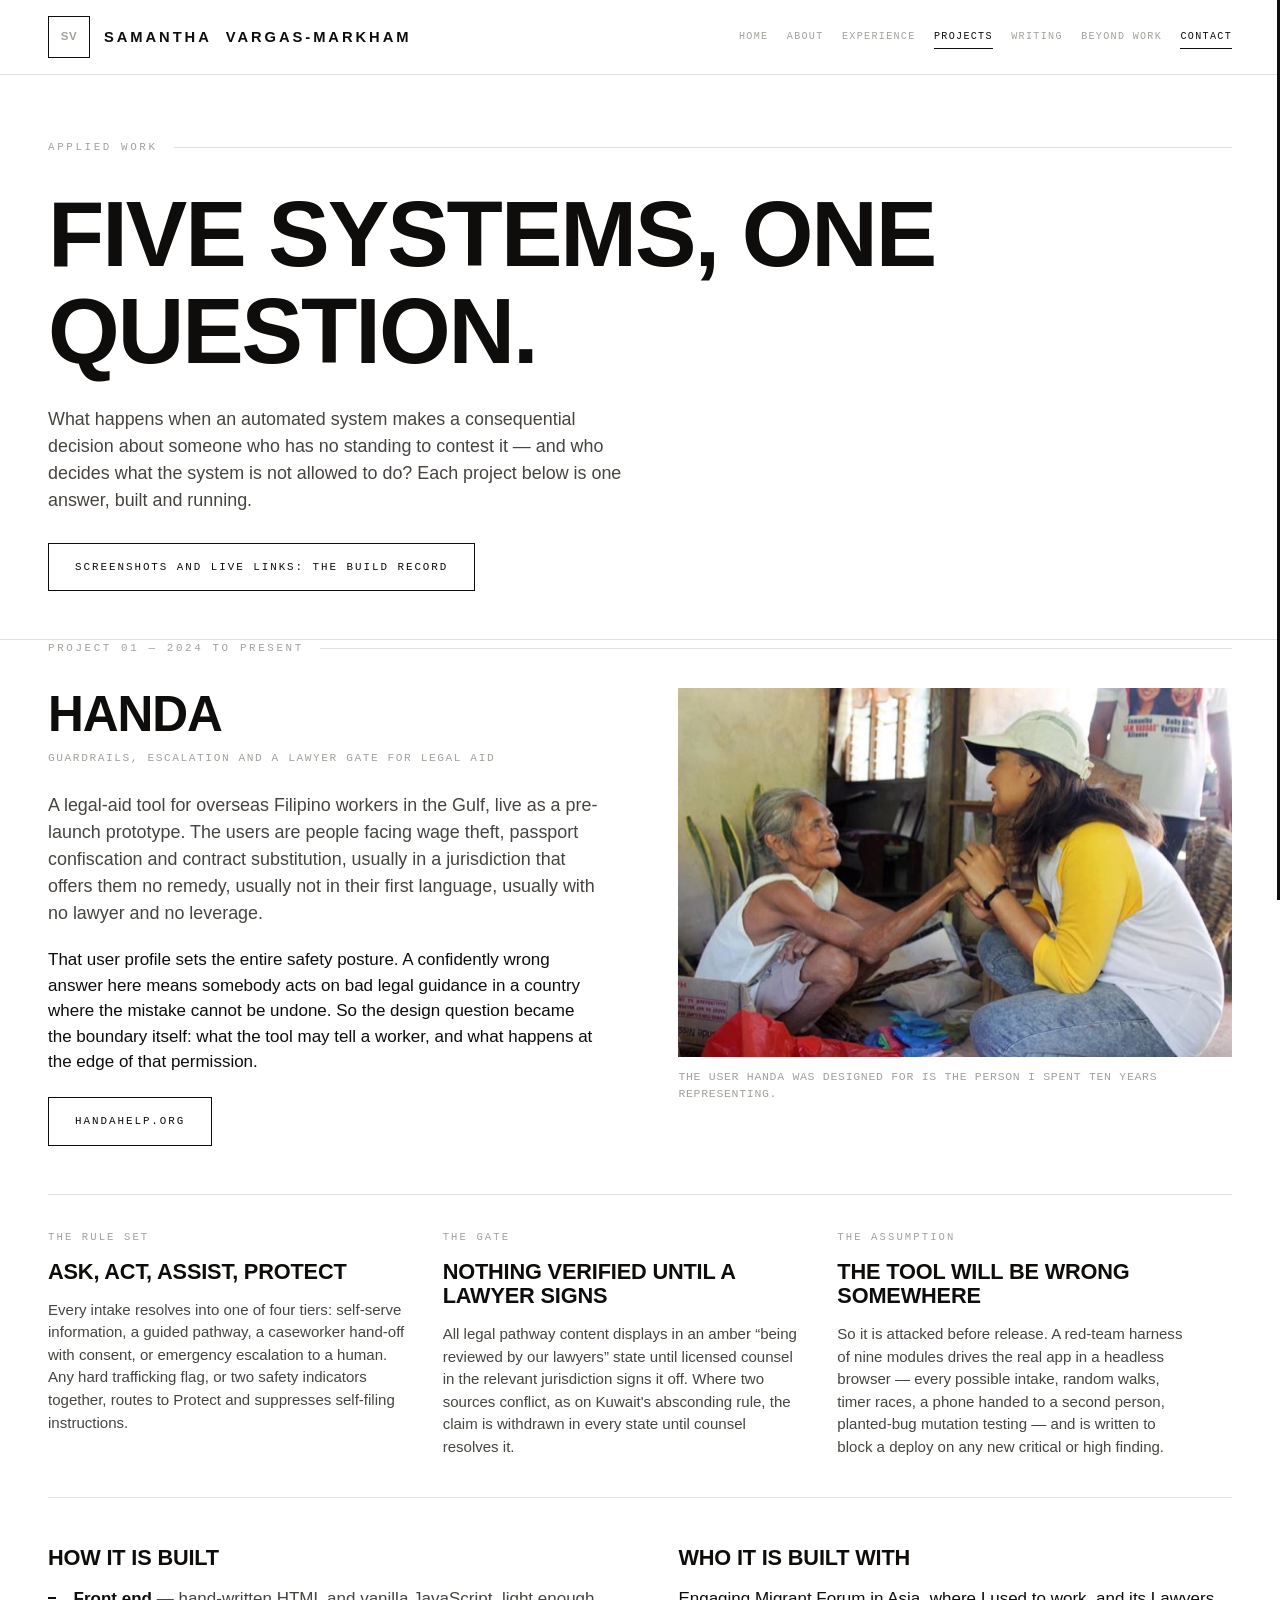
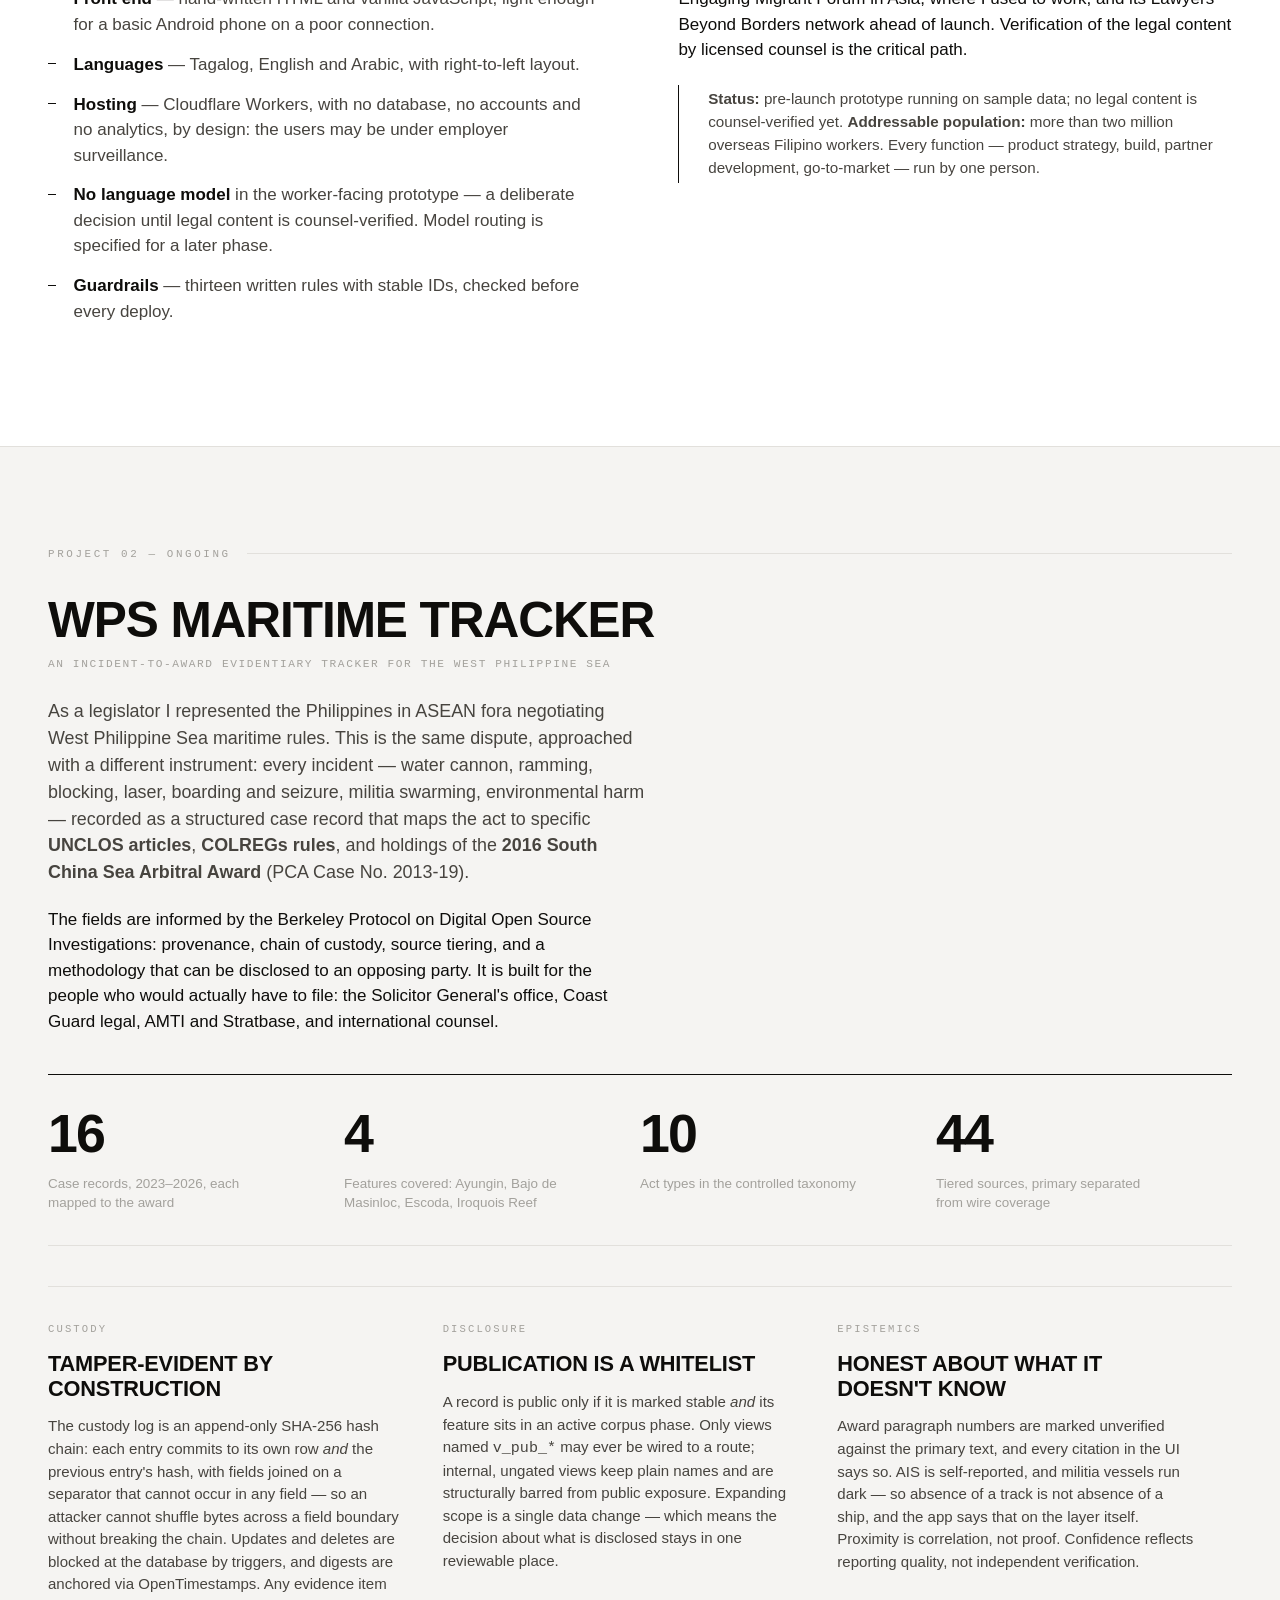
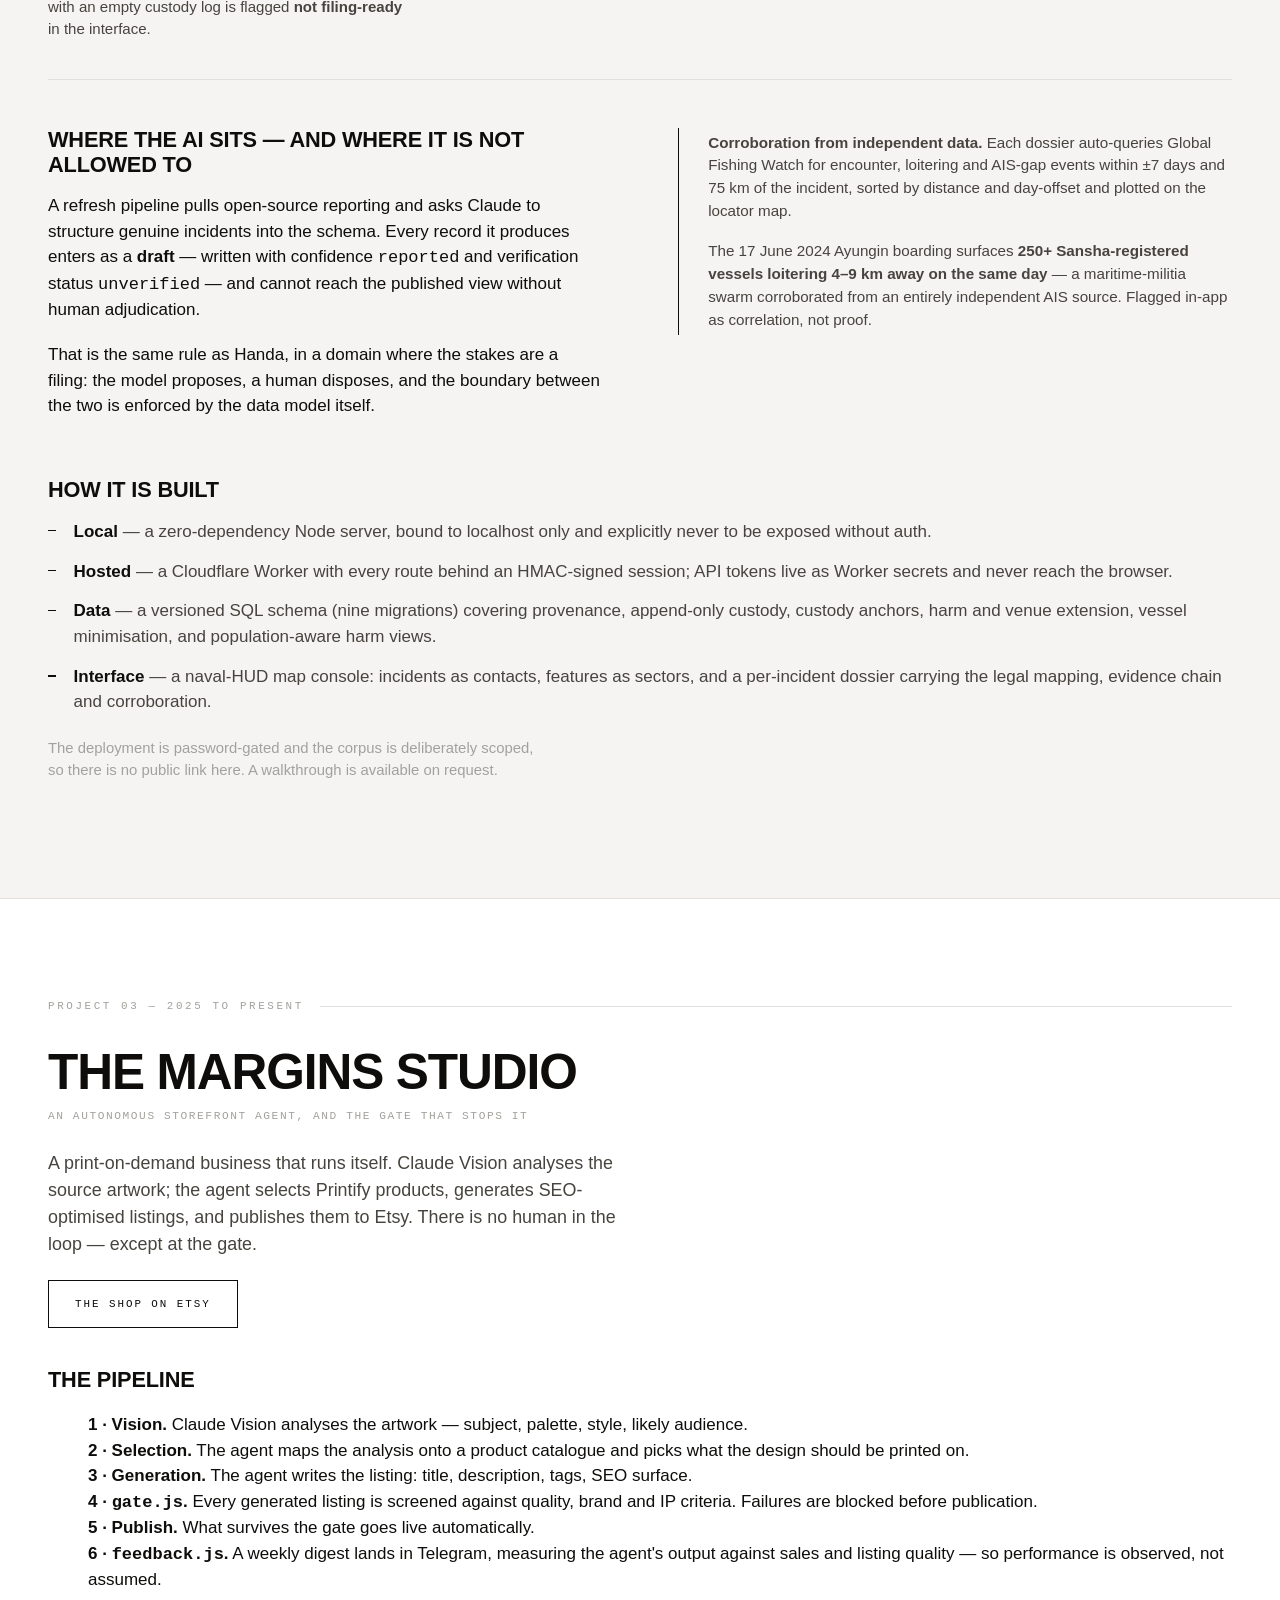
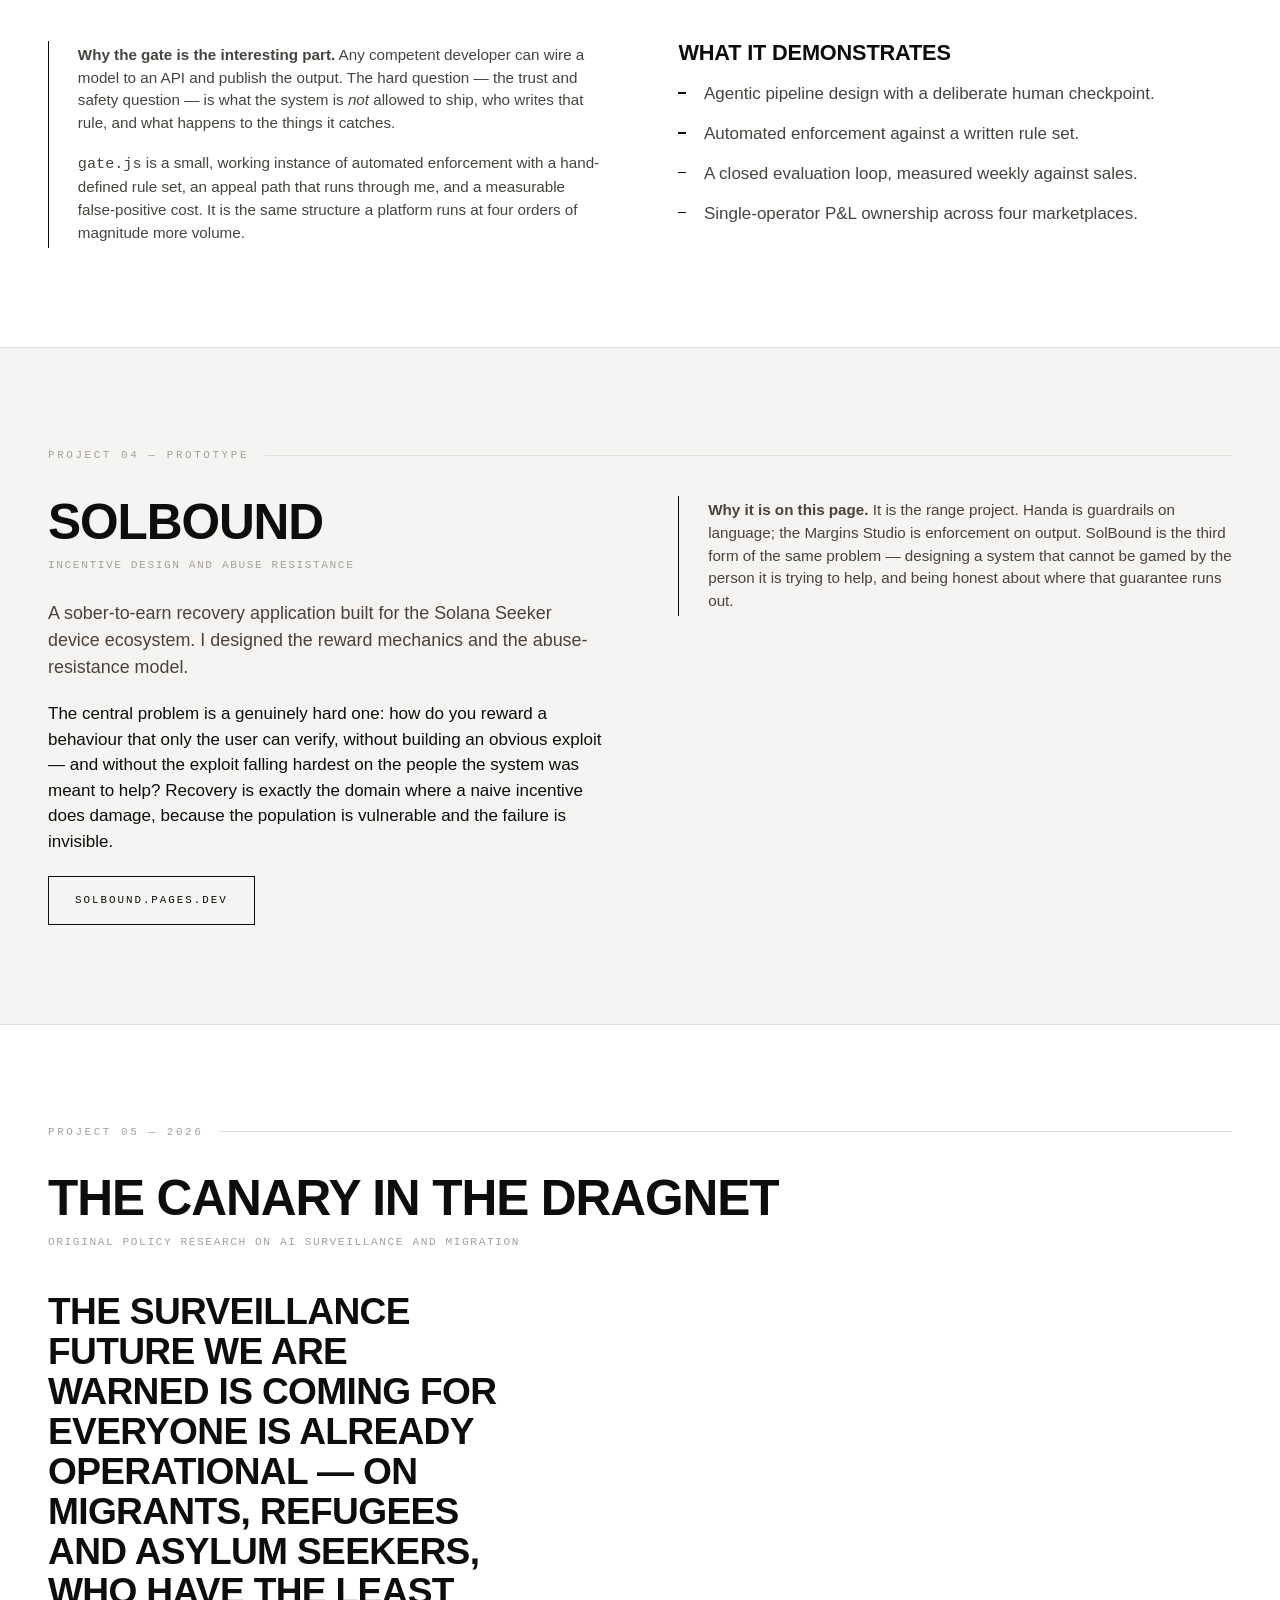
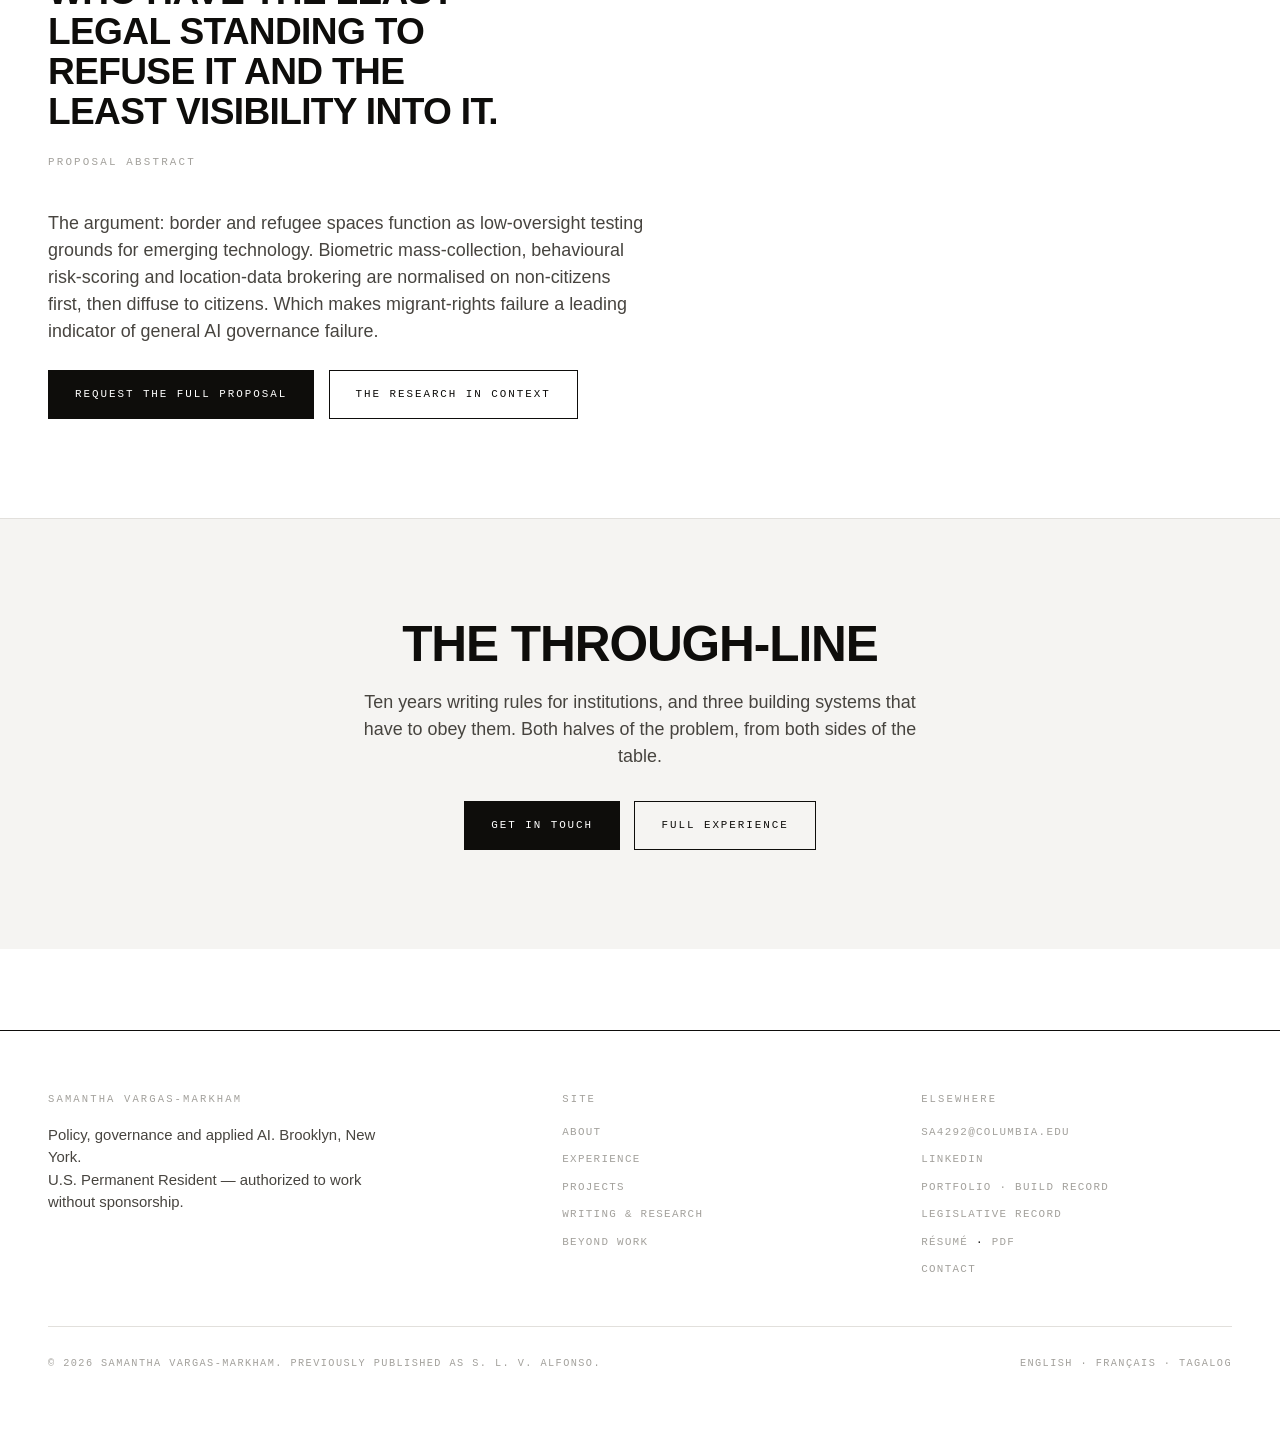
<file: projects.html>
<!doctype html>
<html lang="en">
<head>
<meta charset="utf-8">
<meta name="viewport" content="width=device-width, initial-scale=1">
<title>Projects — Samantha Vargas-Markham</title>
<meta name="description" content="Handa's guardrails and lawyer gate, the WPS Maritime Tracker's evidentiary chain of custody, the Margins Studio autonomous agent and its moderation gate, SolBound incentive design, and The Canary in the Dragnet.">
<meta name="author" content="Samantha Vargas-Markham">
<link rel="canonical" href="https://ssamantham.github.io/projects.html">
<meta property="og:site_name" content="Samantha Vargas-Markham">
<meta property="og:title" content="Projects — Samantha Vargas-Markham">
<meta property="og:description" content="Handa's guardrails and lawyer gate, the WPS Maritime Tracker's evidentiary chain of custody, the Margins Studio autonomous agent and its moderation gate, SolBound incentive design, and The Canary in the Dragnet.">
<meta property="og:type" content="website">
<meta property="og:url" content="https://ssamantham.github.io/projects.html">
<meta property="og:image" content="https://ssamantham.github.io/assets/img/og-card.jpg">
<meta property="og:image:width" content="1200">
<meta property="og:image:height" content="630">
<meta property="og:image:alt" content="Samantha Vargas-Markham — AI governance, trust and safety, applied AI">
<meta name="twitter:card" content="summary_large_image">
<link rel="stylesheet" href="assets/css/site.css">
<link rel="icon" href="data:image/svg+xml,<svg xmlns='http://www.w3.org/2000/svg' viewBox='0 0 100 100'><rect width='100' height='100' fill='%230E0D0B'/><text y='64' x='50' text-anchor='middle' font-size='40' font-weight='700' font-family='Helvetica,Arial,sans-serif' fill='%23FFFFFF'>SV</text></svg>">
</head>
<body>
<a class="skip" href="#main">Skip to content</a>

<header class="site-head">
  <div class="wrap site-head__inner">
    <a class="brand" href="index.html">Samantha <span>Vargas-Markham</span></a>
    <button class="nav-toggle" type="button" aria-expanded="false" aria-controls="nav" aria-label="Menu">☰</button>
    <nav class="nav" id="nav" aria-label="Primary">
      <a href="index.html">Home</a>
      <a href="about.html">About</a>
      <a href="experience.html">Experience</a>
      <a href="projects.html">Projects</a>
      <a href="writing.html">Writing</a>
      <a href="interests.html">Beyond Work</a>
      <a class="nav-cta" href="contact.html">Contact</a>
    </nav>
  </div>
</header>

<main id="main">

  <section class="hero" style="padding-block:clamp(2.5rem,6vw,4rem) clamp(2rem,4vw,3rem)">
    <div class="wrap">
      <p class="eyebrow">Applied work</p>
      <h1 style="max-width:20ch">Five systems, one question.</h1>
      <p class="lede measure" style="margin-top:1.2rem">
        What happens when an automated system makes a consequential decision about someone who has no standing to
        contest it — and who decides what the system is not allowed to do? Each project below is one answer,
        built and running.
      </p>
      <div class="btn-row" style="margin-top:1.8rem">
        <a class="btn btn--ghost" href="https://ssamantham.github.io/portfolio/">Screenshots and live links: the build record</a>
      </div>
    </div>
  </section>

  <!-- ================= HANDA ================= -->
  <section class="section" id="handa" style="padding-top:0">
    <div class="wrap">
      <p class="eyebrow reveal">Project 01 — 2024 to present</p>
      <div class="split reveal" style="align-items:start">
        <div>
          <h2>Handa</h2>
          <p class="entry__role" style="margin-top:.6rem">Guardrails, escalation and a lawyer gate for legal aid</p>
          <p class="lede" style="margin-top:1.2rem">
            A legal-aid tool for overseas Filipino workers in the Gulf, live as a pre-launch prototype. The users are
            people facing wage theft, passport confiscation and contract substitution, usually in a jurisdiction that
            offers them no remedy, usually not in their first language, usually with no lawyer and no leverage.
          </p>
          <p>
            That user profile sets the entire safety posture. A confidently wrong answer here means somebody acts on
            bad legal guidance in a country where the mistake cannot be undone. So the design question became the
            boundary itself: what the tool may tell a worker, and what happens at the edge of that permission.
          </p>
          <div class="btn-row" style="margin-top:1.4rem">
            <a class="btn btn--ghost" href="https://handahelp.org/" rel="noopener">handahelp.org</a>
          </div>
        </div>
        <figure style="margin:0">
          <img src="assets/img/district-elder-t.jpg" alt="Constituent consultation in the field" loading="lazy">
          <figcaption style="font:.72rem/1.5 var(--mono);letter-spacing:.06em;color:var(--ink-3);margin-top:.7rem;text-transform:uppercase">
            The user Handa was designed for is the person I spent ten years representing.
          </figcaption>
        </figure>
      </div>

      <div class="cards reveal" style="margin-top:3rem">
        <article class="card">
          <span class="card__tag">The rule set</span>
          <h3>Ask, act, assist, protect</h3>
          <p>
            Every intake resolves into one of four tiers: self-serve information, a guided pathway, a caseworker
            hand-off with consent, or emergency escalation to a human. Any hard trafficking flag, or two safety
            indicators together, routes to Protect and suppresses self-filing instructions.
          </p>
        </article>
        <article class="card">
          <span class="card__tag">The gate</span>
          <h3>Nothing verified until a lawyer signs</h3>
          <p>
            All legal pathway content displays in an amber “being reviewed by our lawyers” state until licensed
            counsel in the relevant jurisdiction signs it off. Where two sources conflict, as on Kuwait's
            absconding rule, the claim is withdrawn in every state until counsel resolves it.
          </p>
        </article>
        <article class="card">
          <span class="card__tag">The assumption</span>
          <h3>The tool will be wrong somewhere</h3>
          <p>
            So it is attacked before release. A red-team harness of nine modules drives the real app in a headless
            browser — every possible intake, random walks, timer races, a phone handed to a second person,
            planted-bug mutation testing — and is written to block a deploy on any new critical or high finding.
          </p>
        </article>
      </div>

      <div class="split reveal" style="margin-top:3rem;align-items:start">
        <div>
          <h3>How it is built</h3>
          <ul class="ticks" style="margin-top:1rem">
            <li><strong>Front end</strong> — hand-written HTML and vanilla JavaScript, light enough for a basic Android phone on a poor connection.</li>
            <li><strong>Languages</strong> — Tagalog, English and Arabic, with right-to-left layout.</li>
            <li><strong>Hosting</strong> — Cloudflare Workers, with no database, no accounts and no analytics, by design: the users may be under employer surveillance.</li>
            <li><strong>No language model</strong> in the worker-facing prototype — a deliberate decision until legal content is counsel-verified. Model routing is specified for a later phase.</li>
            <li><strong>Guardrails</strong> — thirteen written rules with stable IDs, checked before every deploy.</li>
          </ul>
        </div>
        <div>
          <h3>Who it is built with</h3>
          <p style="margin-top:1rem">
            Engaging Migrant Forum in Asia, where I used to work, and its Lawyers Beyond Borders network ahead of
            launch. Verification of the legal content by licensed counsel is the critical path.
          </p>
          <div class="callout" style="margin-top:1.4rem">
            <p><strong>Status:</strong> pre-launch prototype running on sample data; no legal content is
            counsel-verified yet. <strong>Addressable population:</strong> more than two million overseas Filipino
            workers. Every function — product strategy, build, partner development, go-to-market — run by one person.</p>
          </div>
        </div>
      </div>
    </div>
  </section>

  <!-- ================= WPS TRACKER ================= -->
  <section class="section section--tint" id="wps">
    <div class="wrap">
      <p class="eyebrow reveal">Project 02 — ongoing</p>
      <h2 class="reveal">WPS Maritime Tracker</h2>
      <p class="entry__role reveal" style="margin-top:.6rem">An incident-to-award evidentiary tracker for the West Philippine Sea</p>
      <p class="lede measure reveal" style="margin-top:1.2rem">
        As a legislator I represented the Philippines in ASEAN fora negotiating West Philippine Sea maritime rules.
        This is the same dispute, approached with a different instrument: every incident — water cannon, ramming,
        blocking, laser, boarding and seizure, militia swarming, environmental harm — recorded as a structured case
        record that maps the act to specific <strong>UNCLOS articles</strong>, <strong>COLREGs rules</strong>, and
        holdings of the <strong>2016 South China Sea Arbitral Award</strong> (PCA Case No. 2013-19).
      </p>
      <p class="measure reveal">
        The fields are informed by the Berkeley Protocol on Digital Open Source Investigations: provenance, chain of
        custody, source tiering, and a methodology that can be disclosed to an opposing party. It is built for the
        people who would actually have to file: the Solicitor General's office, Coast Guard legal, AMTI and
        Stratbase, and international counsel.
      </p>

      <div class="stats reveal" style="margin-top:2.5rem">
        <div class="stat"><div class="stat__n">16</div><div class="stat__l">Case records, 2023–2026, each mapped to the award</div></div>
        <div class="stat"><div class="stat__n">4</div><div class="stat__l">Features covered: Ayungin, Bajo de Masinloc, Escoda, Iroquois Reef</div></div>
        <div class="stat"><div class="stat__n">10</div><div class="stat__l">Act types in the controlled taxonomy</div></div>
        <div class="stat"><div class="stat__n">44</div><div class="stat__l">Tiered sources, primary separated from wire coverage</div></div>
      </div>

      <div class="cards reveal" style="margin-top:2.5rem">
        <article class="card">
          <span class="card__tag">Custody</span>
          <h3>Tamper-evident by construction</h3>
          <p>
            The custody log is an append-only SHA-256 hash chain: each entry commits to its own row <em>and</em> the
            previous entry's hash, with fields joined on a separator that cannot occur in any field — so an attacker
            cannot shuffle bytes across a field boundary without breaking the chain. Updates and deletes are blocked
            at the database by triggers, and digests are anchored via OpenTimestamps. Any evidence item with an
            empty custody log is flagged <strong>not filing-ready</strong> in the interface.
          </p>
        </article>
        <article class="card">
          <span class="card__tag">Disclosure</span>
          <h3>Publication is a whitelist</h3>
          <p>
            A record is public only if it is marked stable <em>and</em> its feature sits in an active corpus phase.
            Only views named <code>v_pub_*</code> may ever be wired to a route; internal, ungated views keep plain
            names and are structurally barred from public exposure. Expanding scope is a single data
            change — which means the decision about what is disclosed stays in one reviewable
            place.
          </p>
        </article>
        <article class="card">
          <span class="card__tag">Epistemics</span>
          <h3>Honest about what it doesn't know</h3>
          <p>
            Award paragraph numbers are marked unverified against the primary text, and every citation in the UI
            says so. AIS is self-reported, and militia vessels run dark — so absence of a track is not absence of a
            ship, and the app says that on the layer itself. Proximity is correlation, not proof. Confidence
            reflects reporting quality, not independent verification.
          </p>
        </article>
      </div>

      <div class="split reveal" style="margin-top:3rem;align-items:start">
        <div>
          <h3>Where the AI sits — and where it is not allowed to</h3>
          <p style="margin-top:1rem">
            A refresh pipeline pulls open-source reporting and asks Claude to structure genuine incidents into the
            schema. Every record it produces enters as a <strong>draft</strong> — written with confidence
            <code>reported</code> and verification status <code>unverified</code> — and cannot reach the published
            view without human adjudication.
          </p>
          <p>
            That is the same rule as Handa, in a domain where the stakes are a filing: the
            model proposes, a human disposes, and the boundary between the two is enforced by the data model
            itself.
          </p>
        </div>
        <div class="callout">
          <p><strong>Corroboration from independent data.</strong> Each dossier auto-queries Global Fishing Watch
          for encounter, loitering and AIS-gap events within ±7 days and 75 km of the incident, sorted by distance
          and day-offset and plotted on the locator map.</p>
          <p>The 17 June 2024 Ayungin boarding surfaces <strong>250+ Sansha-registered vessels loitering 4–9 km
          away on the same day</strong> — a maritime-militia swarm corroborated from an entirely independent AIS
          source. Flagged in-app as correlation, not proof.</p>
        </div>
      </div>

      <div class="reveal" style="margin-top:2.5rem">
        <h3>How it is built</h3>
        <ul class="ticks" style="margin-top:1rem">
          <li><strong>Local</strong> — a zero-dependency Node server, bound to localhost only and explicitly never to be exposed without auth.</li>
          <li><strong>Hosted</strong> — a Cloudflare Worker with every route behind an HMAC-signed session; API tokens live as Worker secrets and never reach the browser.</li>
          <li><strong>Data</strong> — a versioned SQL schema (nine migrations) covering provenance, append-only custody, custody anchors, harm and venue extension, vessel minimisation, and population-aware harm views.</li>
          <li><strong>Interface</strong> — a naval-HUD map console: incidents as contacts, features as sectors, and a per-incident dossier carrying the legal mapping, evidence chain and corroboration.</li>
        </ul>
        <p class="measure" style="margin-top:1.4rem;color:var(--ink-3);font-size:.93rem">
          The deployment is password-gated and the corpus is deliberately scoped, so there is no public link here.
          A walkthrough is available on request.
        </p>
      </div>
    </div>
  </section>

  <!-- ================= MARGINS ================= -->
  <section class="section" id="margins">
    <div class="wrap">
      <p class="eyebrow reveal">Project 03 — 2025 to present</p>
      <h2 class="reveal">the Margins Studio</h2>
      <p class="entry__role reveal" style="margin-top:.6rem">An autonomous storefront agent, and the gate that stops it</p>
      <p class="lede measure reveal" style="margin-top:1.2rem">
        A print-on-demand business that runs itself. Claude Vision analyses the source artwork; the agent selects
        Printify products, generates SEO-optimised listings, and publishes them to Etsy. There is no human in the
        loop — except at the gate.
      </p>
      <div class="btn-row reveal" style="margin-top:1.4rem">
        <a class="btn btn--ghost" href="https://www.etsy.com/shop/TheMarginsStudio" rel="noopener">The shop on Etsy</a>
      </div>

      <div class="reveal" style="margin-top:2.5rem">
        <h3>The pipeline</h3>
        <ol class="ticks" style="list-style:none;margin-top:1.2rem">
          <li><strong>1 · Vision.</strong> Claude Vision analyses the artwork — subject, palette, style, likely audience.</li>
          <li><strong>2 · Selection.</strong> The agent maps the analysis onto a product catalogue and picks what the design should be printed on.</li>
          <li><strong>3 · Generation.</strong> The agent writes the listing: title, description, tags, SEO surface.</li>
          <li><strong>4 · <code>gate.js</code>.</strong> Every generated listing is screened against quality, brand and IP criteria. Failures are blocked before publication.</li>
          <li><strong>5 · Publish.</strong> What survives the gate goes live automatically.</li>
          <li><strong>6 · <code>feedback.js</code>.</strong> A weekly digest lands in Telegram, measuring the agent's output against sales and listing quality — so performance is observed, not assumed.</li>
        </ol>
      </div>

      <div class="split reveal" style="margin-top:3rem;align-items:start">
        <div class="callout">
          <p><strong>Why the gate is the interesting part.</strong> Any competent developer can wire a model to an
          API and publish the output. The hard question — the trust and safety question — is what the system is
          <em>not</em> allowed to ship, who writes that rule, and what happens to the things it catches.</p>
          <p><code>gate.js</code> is a small, working instance of automated enforcement with a hand-defined rule set,
          an appeal path that runs through me, and a measurable false-positive cost. It is the same structure a
          platform runs at four orders of magnitude more volume.</p>
        </div>
        <div>
          <h3>What it demonstrates</h3>
          <ul class="ticks" style="margin-top:1rem">
            <li>Agentic pipeline design with a deliberate human checkpoint.</li>
            <li>Automated enforcement against a written rule set.</li>
            <li>A closed evaluation loop, measured weekly against sales.</li>
            <li>Single-operator P&amp;L ownership across four marketplaces.</li>
          </ul>
        </div>
      </div>
    </div>
  </section>

  <!-- ================= SOLBOUND ================= -->
  <section class="section section--tint" id="solbound">
    <div class="wrap">
      <p class="eyebrow reveal">Project 04 — prototype</p>
      <div class="split reveal" style="align-items:start">
        <div>
          <h2>SolBound</h2>
          <p class="entry__role" style="margin-top:.6rem">Incentive design and abuse resistance</p>
          <p class="lede" style="margin-top:1.2rem">
            A sober-to-earn recovery application built for the Solana Seeker device ecosystem. I designed the reward
            mechanics and the abuse-resistance model.
          </p>
          <p>
            The central problem is a genuinely hard one: how do you reward a behaviour that only the user can verify,
            without building an obvious exploit — and without the exploit falling hardest on the people the system
            was meant to help? Recovery is exactly the domain where a naive incentive does damage, because the
            population is vulnerable and the failure is invisible.
          </p>
          <div class="btn-row" style="margin-top:1.4rem">
            <a class="btn btn--ghost" href="https://solbound.pages.dev" rel="noopener">solbound.pages.dev</a>
          </div>
        </div>
        <div class="callout">
          <p><strong>Why it is on this page.</strong> It is the range project. Handa is guardrails on language;
          the Margins Studio is enforcement on output. SolBound is the third form of the same problem — designing a
          system that cannot be gamed by the person it is trying to help, and being honest about where that
          guarantee runs out.</p>
        </div>
      </div>
    </div>
  </section>

  <!-- ================= CANARY ================= -->
  <section class="section" id="canary">
    <div class="wrap">
      <p class="eyebrow reveal">Project 05 — 2026</p>
      <h2 class="reveal">The Canary in the Dragnet</h2>
      <p class="entry__role reveal" style="margin-top:.6rem">Original policy research on AI surveillance and migration</p>
      <blockquote class="pull reveal">
        The surveillance future we are warned is coming for everyone is already operational — on migrants, refugees
        and asylum seekers, who have the least legal standing to refuse it and the least visibility into it.
        <cite>Proposal abstract</cite>
      </blockquote>
      <p class="lede measure reveal">
        The argument: border and refugee spaces function as low-oversight testing grounds for emerging technology.
        Biometric mass-collection, behavioural risk-scoring and location-data brokering are normalised on
        non-citizens first, then diffuse to citizens. Which makes migrant-rights failure a leading indicator of
        general AI governance failure.
      </p>
      <div class="btn-row reveal" style="margin-top:1.6rem">
        <a class="btn" href="contact.html">Request the full proposal</a>
        <a class="btn btn--ghost" href="writing.html#canary">The research in context</a>
      </div>
    </div>
  </section>

  <section class="section section--tint">
    <div class="wrap-narrow" style="text-align:center">
      <h2 class="reveal">The through-line</h2>
      <p class="lede reveal" style="margin:1.2rem auto 2rem;max-width:58ch">
        Ten years writing rules for institutions, and three building systems that have to obey them. Both halves of
        the problem, from both sides of the table.
      </p>
      <div class="btn-row reveal" style="justify-content:center">
        <a class="btn" href="contact.html">Get in touch</a>
        <a class="btn btn--ghost" href="experience.html">Full experience</a>
      </div>
    </div>
  </section>

</main>

<footer class="site-foot">
  <div class="wrap">
    <div class="foot__grid">
      <div class="foot">
        <h4>Samantha Vargas-Markham</h4>
        <p style="color:var(--ink-2);font-size:.93rem;max-width:40ch">
          Policy, governance and applied AI. Brooklyn, New York.<br>
          U.S. Permanent Resident — authorized to work without sponsorship.
        </p>
      </div>
      <div class="foot">
        <h4>Site</h4>
        <ul>
          <li><a href="about.html">About</a></li>
          <li><a href="experience.html">Experience</a></li>
          <li><a href="projects.html">Projects</a></li>
          <li><a href="writing.html">Writing &amp; research</a></li>
          <li><a href="interests.html">Beyond work</a></li>
        </ul>
      </div>
      <div class="foot">
        <h4>Elsewhere</h4>
        <ul>
          <li><a href="mailto:sa4292@columbia.edu">sa4292@columbia.edu</a></li>
          <li><a href="https://www.linkedin.com/in/samantha-vargas-markham" rel="me noopener">LinkedIn</a></li>
          <li><a href="https://ssamantham.github.io/portfolio/">Portfolio · build record</a></li>
          <li><a href="https://ssamantham.github.io/legislative-record/">Legislative record</a></li>
          <li><a href="resume.html">Résumé</a> · <a href="assets/docs/SVMarkham-Resume.pdf">PDF</a></li>
          <li><a href="contact.html">Contact</a></li>
        </ul>
      </div>
    </div>
    <div class="foot__note">
      <span>© <span id="yr">2026</span> Samantha Vargas-Markham. Previously published as S. L. V. Alfonso.</span>
      <span>English · Français · Tagalog</span>
    </div>
  </div>
</footer>

<script src="assets/js/site.js"></script>
<script>document.getElementById('yr').textContent = new Date().getFullYear();</script>
</body>
</html>
</file>
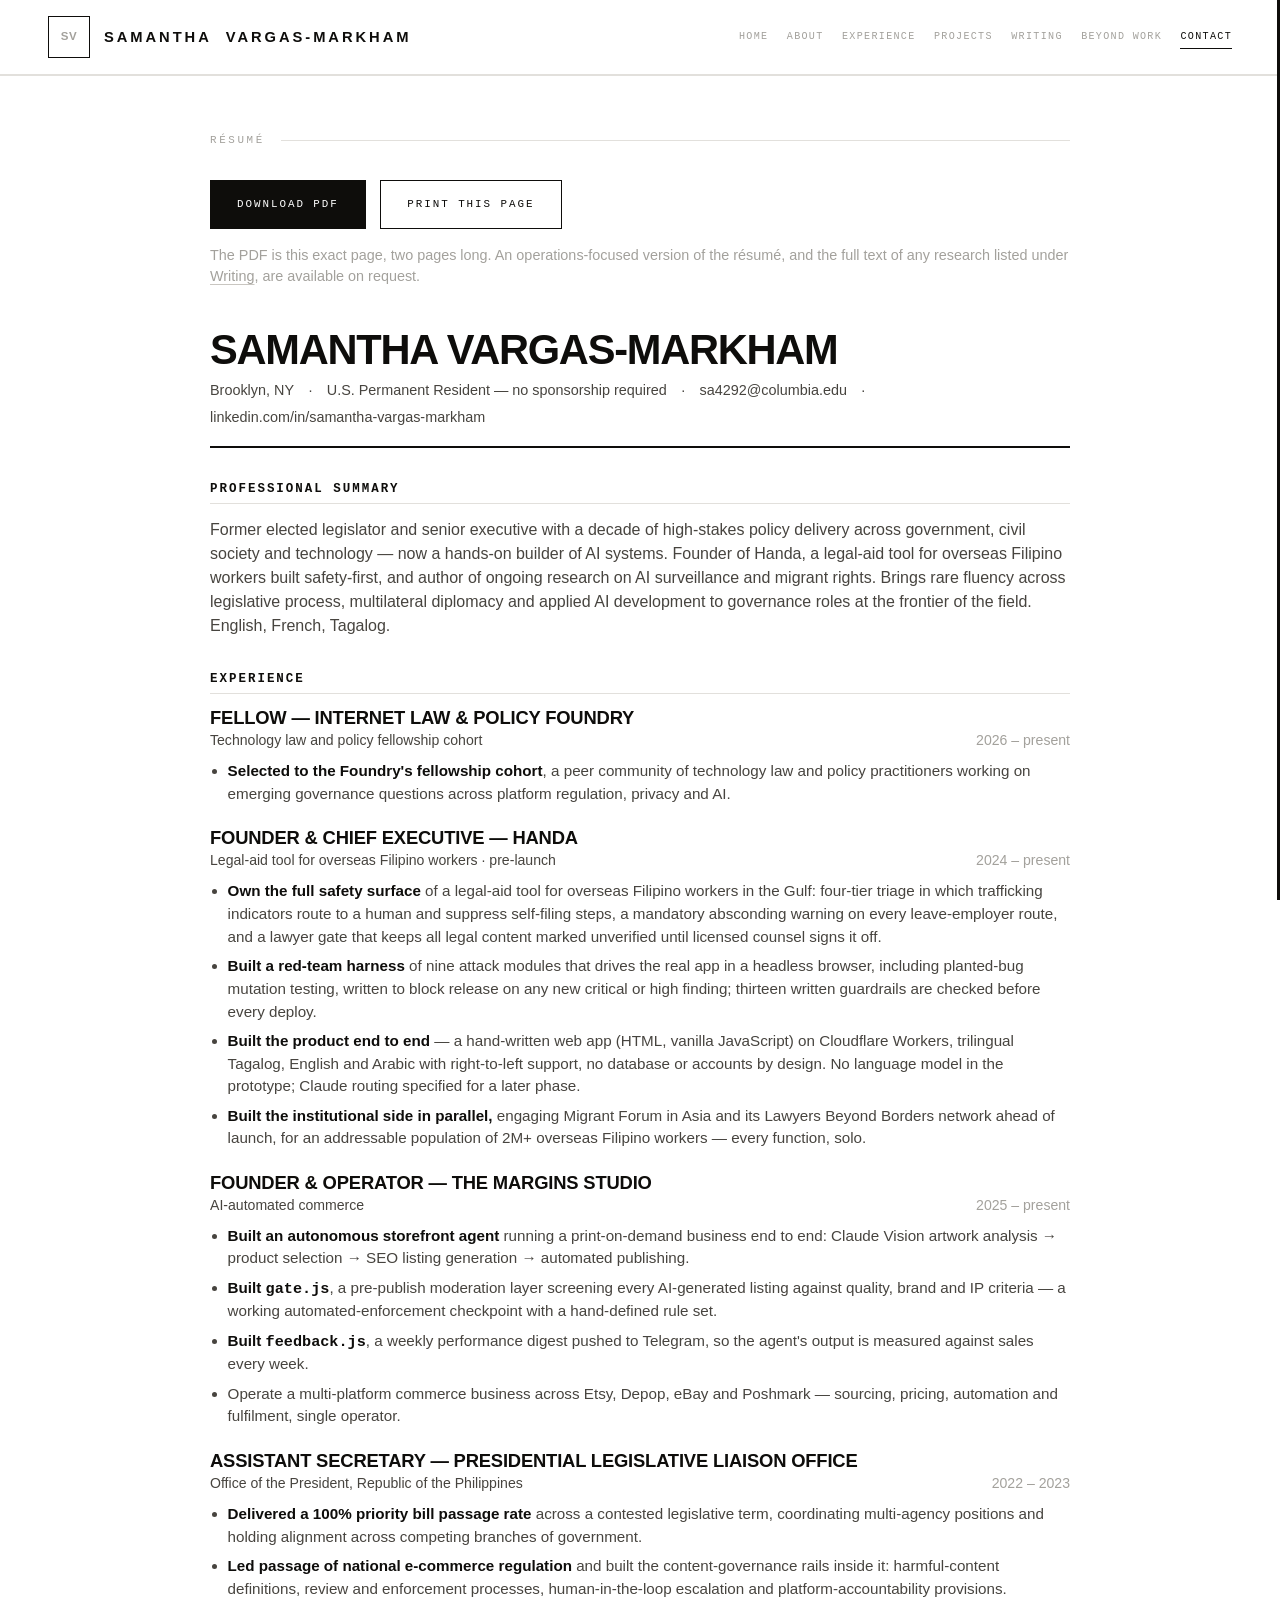
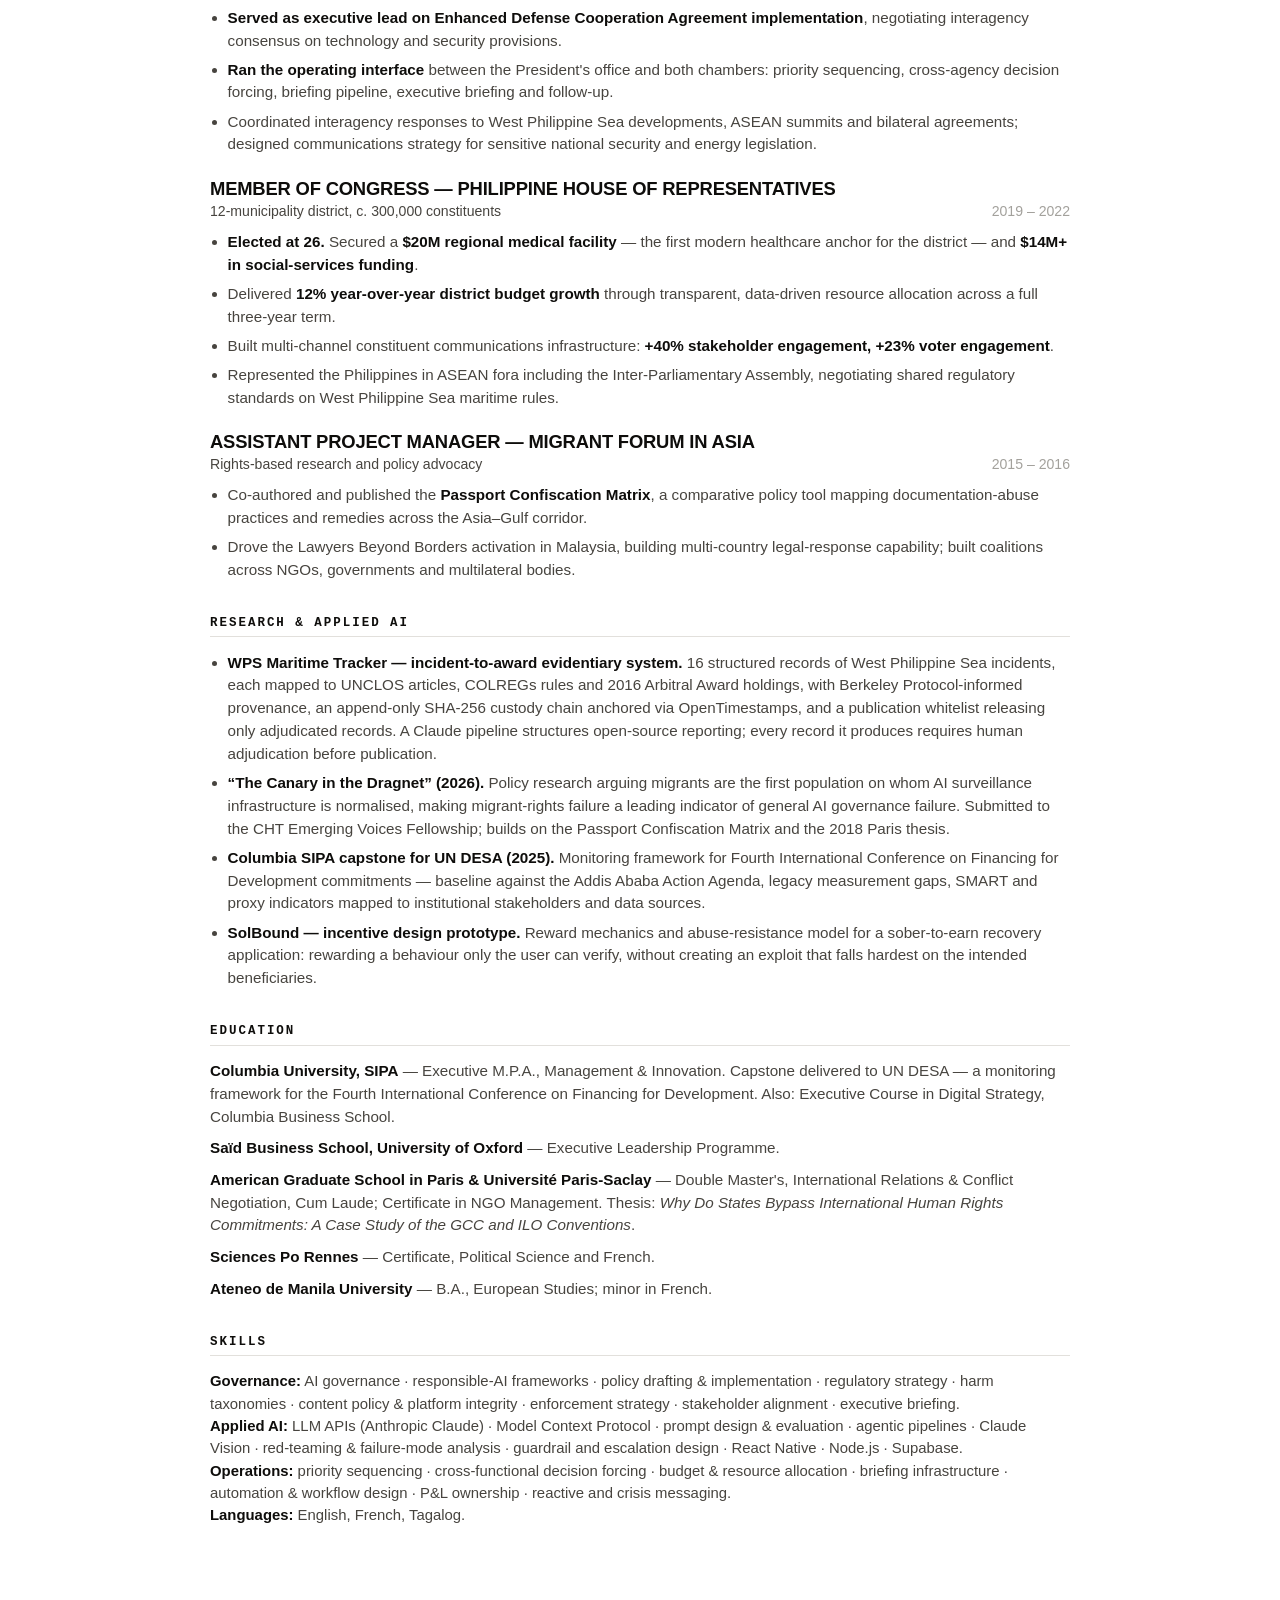
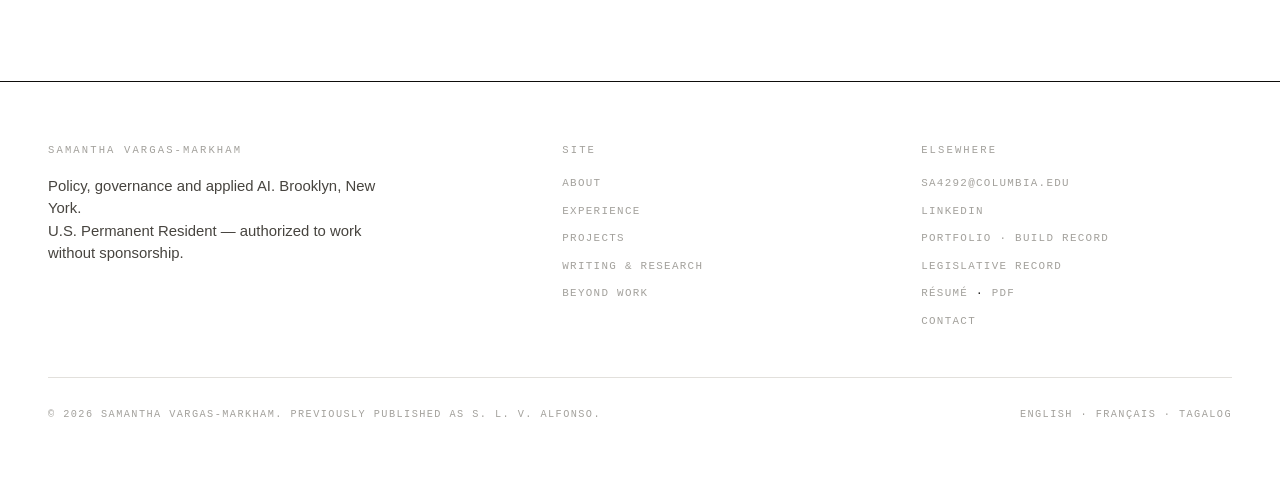
<file: resume.html>
<!doctype html>
<html lang="en">
<head>
<meta charset="utf-8">
<meta name="viewport" content="width=device-width, initial-scale=1">
<title>Résumé — Samantha Vargas-Markham</title>
<meta name="description" content="Résumé: AI governance, trust and safety, legislative strategy and applied AI. Print or save as PDF.">
<meta name="author" content="Samantha Vargas-Markham">
<link rel="canonical" href="https://ssamantham.github.io/resume.html">
<meta property="og:site_name" content="Samantha Vargas-Markham">
<meta property="og:title" content="Résumé — Samantha Vargas-Markham">
<meta property="og:description" content="Résumé: AI governance, trust and safety, legislative strategy and applied AI. Print or save as PDF.">
<meta property="og:type" content="website">
<meta property="og:url" content="https://ssamantham.github.io/resume.html">
<meta property="og:image" content="https://ssamantham.github.io/assets/img/og-card.jpg">
<meta property="og:image:width" content="1200">
<meta property="og:image:height" content="630">
<meta property="og:image:alt" content="Samantha Vargas-Markham — AI governance, trust and safety, applied AI">
<meta name="twitter:card" content="summary_large_image">
<link rel="stylesheet" href="assets/css/site.css">
<link rel="icon" href="data:image/svg+xml,<svg xmlns='http://www.w3.org/2000/svg' viewBox='0 0 100 100'><rect width='100' height='100' fill='%230E0D0B'/><text y='64' x='50' text-anchor='middle' font-size='40' font-weight='700' font-family='Helvetica,Arial,sans-serif' fill='%23FFFFFF'>SV</text></svg>">
<style>
  .cv { max-width: 860px; margin-inline: auto; }
  .cv__head { border-bottom: 2px solid var(--ink); padding-bottom: 1.1rem; margin-bottom: 1.8rem; }
  .cv__head h1 { font-size: clamp(1.9rem, 3.6vw, 2.6rem); margin-bottom: .5rem; letter-spacing: -.03em; }
  .cv__contact { font-size: .9rem; color: var(--ink-2); display: flex; flex-wrap: wrap; gap: .35rem .9rem; }
  .cv__contact a { text-decoration: none; }
  .cv h2 {
    font-family: var(--mono); font-size: .78rem; letter-spacing: .16em; text-transform: uppercase;
    color: var(--ink); font-weight: 700; margin: 2.2rem 0 .9rem; padding-bottom: .4rem;
    border-bottom: 1px solid var(--rule);
  }
  .cv h3 { font-size: 1.15rem; margin-bottom: .1rem; letter-spacing: -.01em; }
  .job { margin-bottom: 1.4rem; break-inside: avoid; }
  .job__meta {
    display: flex; flex-wrap: wrap; justify-content: space-between; gap: .3rem 1rem;
    font-size: .88rem; color: var(--ink-3); margin-bottom: .55rem;
  }
  .job__meta em { font-style: normal; color: var(--ink-2); }
  .cv ul { margin: 0; padding-left: 1.1rem; }
  .cv li { margin-bottom: .4rem; font-size: .95rem; color: var(--ink-2); }
  .cv li strong { color: var(--ink); }
  .cv__summary { font-size: 1rem; color: var(--ink-2); max-width: none; }
  .cv__skills { font-size: .93rem; color: var(--ink-2); }
  .cv__skills b { color: var(--ink); }
  .edu { display: grid; grid-template-columns: 1fr; gap: .55rem; font-size: .95rem; color: var(--ink-2); }
  .edu b { color: var(--ink); }

  @media print {
    @page { margin: 11mm 13mm; }
    body { font-size: 9.4pt; line-height: 1.3; }
    .cv { max-width: none; }
    .cv__head { border-color: #000; padding-bottom: .6rem; margin-bottom: .9rem; }
    .cv__head h1 { font-size: 21pt; margin-bottom: .25rem; }
    .cv__contact { font-size: 8.4pt; }
    .cv h2 { color: #000; border-bottom-color: #999; margin: .85rem 0 .45rem; font-size: 8.2pt; padding-bottom: .2rem; }
    .cv h3 { font-size: 11pt; }
    .cv li { font-size: 9.2pt; margin-bottom: .1rem; color: #000; }
    .cv ul { padding-left: .95rem; }
    .cv__summary, .cv__skills, .edu, .job__meta { color: #000; font-size: 9.2pt; }
    .job__meta { margin-bottom: .3rem; }
    .edu { gap: .3rem; }
    .job { margin-bottom: .55rem; }
    .print-hide { display: none !important; }
    .hero { padding: 0 !important; }
    .hero::before { display: none; }
    .section { padding: 0 !important; }
  }
</style>
</head>
<body>
<a class="skip" href="#main">Skip to content</a>

<header class="site-head print-hide">
  <div class="wrap site-head__inner">
    <a class="brand" href="index.html">Samantha <span>Vargas-Markham</span></a>
    <button class="nav-toggle" type="button" aria-expanded="false" aria-controls="nav" aria-label="Menu">☰</button>
    <nav class="nav" id="nav" aria-label="Primary">
      <a href="index.html">Home</a>
      <a href="about.html">About</a>
      <a href="experience.html">Experience</a>
      <a href="projects.html">Projects</a>
      <a href="writing.html">Writing</a>
      <a href="interests.html">Beyond Work</a>
      <a class="nav-cta" href="contact.html">Contact</a>
    </nav>
  </div>
</header>

<main id="main">
  <section class="section" style="padding-block:clamp(2rem,5vw,3.5rem)">
    <div class="wrap">

      <div class="print-hide" style="max-width:860px;margin:0 auto 2.5rem">
        <p class="eyebrow">Résumé</p>
        <div class="btn-row">
          <a class="btn" href="assets/docs/SVMarkham-Resume.pdf" download>Download PDF</a>
          <button class="btn btn--ghost" type="button" onclick="window.print()">Print this page</button>
        </div>
        <p style="font-size:.9rem;color:var(--ink-3);margin-top:1rem">
          The PDF is this exact page, two pages long. An operations-focused version of the résumé, and the full
          text of any research listed under <a href="writing.html">Writing</a>, are available on request.
        </p>
      </div>

      <article class="cv">
        <header class="cv__head">
          <h1>Samantha Vargas-Markham</h1>
          <div class="cv__contact">
            <span>Brooklyn, NY</span><span>·</span>
            <span>U.S. Permanent Resident — no sponsorship required</span><span>·</span>
            <a href="mailto:sa4292@columbia.edu">sa4292@columbia.edu</a><span>·</span>
            <a href="https://www.linkedin.com/in/samantha-vargas-markham">linkedin.com/in/samantha-vargas-markham</a>
          </div>
        </header>

        <h2>Professional summary</h2>
        <p class="cv__summary">
          Former elected legislator and senior executive with a decade of high-stakes policy delivery across
          government, civil society and technology — now a hands-on builder of AI systems. Founder of Handa, a
          legal-aid tool for overseas Filipino workers built safety-first, and author of ongoing research on AI surveillance and
          migrant rights. Brings rare fluency across legislative process, multilateral diplomacy and applied AI
          development to governance roles at the frontier of the field. English, French, Tagalog.
        </p>

        <h2>Experience</h2>

        <div class="job">
          <h3>Fellow — Internet Law &amp; Policy Foundry</h3>
          <div class="job__meta"><em>Technology law and policy fellowship cohort</em><span>2026 – present</span></div>
          <ul>
            <li><strong>Selected to the Foundry's fellowship cohort</strong>, a peer community of technology law and
              policy practitioners working on emerging governance questions across platform regulation, privacy and AI.</li>
          </ul>
        </div>

        <div class="job">
          <h3>Founder &amp; Chief Executive — Handa</h3>
          <div class="job__meta"><em>Legal-aid tool for overseas Filipino workers · pre-launch</em><span>2024 – present</span></div>
          <ul>
            <li><strong>Own the full safety surface</strong> of a legal-aid tool for overseas Filipino workers in
              the Gulf: four-tier triage in which trafficking indicators route to a human and suppress self-filing
              steps, a mandatory absconding warning on every leave-employer route, and a lawyer gate that keeps all
              legal content marked unverified until licensed counsel signs it off.</li>
            <li><strong>Built a red-team harness</strong> of nine attack modules that drives the real app in a
              headless browser, including planted-bug mutation testing, written to block release on any new critical
              or high finding; thirteen written guardrails are checked before every deploy.</li>
            <li><strong>Built the product end to end</strong> — a hand-written web app (HTML, vanilla JavaScript) on
              Cloudflare Workers, trilingual Tagalog, English and Arabic with right-to-left support, no database or
              accounts by design. No language model in the prototype; Claude routing specified for a later phase.</li>
            <li><strong>Built the institutional side in parallel,</strong> engaging Migrant Forum in Asia and its
              Lawyers Beyond Borders network ahead of launch, for an addressable population of 2M+ overseas
              Filipino workers — every function, solo.</li>
          </ul>
        </div>

        <div class="job">
          <h3>Founder &amp; Operator — the Margins Studio</h3>
          <div class="job__meta"><em>AI-automated commerce</em><span>2025 – present</span></div>
          <ul>
            <li><strong>Built an autonomous storefront agent</strong> running a print-on-demand business end to end:
              Claude Vision artwork analysis → product selection → SEO listing generation → automated publishing.</li>
            <li><strong>Built <code>gate.js</code></strong>, a pre-publish moderation layer screening every
              AI-generated listing against quality, brand and IP criteria — a working automated-enforcement
              checkpoint with a hand-defined rule set.</li>
            <li><strong>Built <code>feedback.js</code></strong>, a weekly performance digest pushed to Telegram, so
              the agent's output is measured against sales every week.</li>
            <li>Operate a multi-platform commerce business across Etsy, Depop, eBay and Poshmark — sourcing,
              pricing, automation and fulfilment, single operator.</li>
          </ul>
        </div>

        <div class="job">
          <h3>Assistant Secretary — Presidential Legislative Liaison Office</h3>
          <div class="job__meta"><em>Office of the President, Republic of the Philippines</em><span>2022 – 2023</span></div>
          <ul>
            <li><strong>Delivered a 100% priority bill passage rate</strong> across a contested legislative term,
              coordinating multi-agency positions and holding alignment across competing branches of government.</li>
            <li><strong>Led passage of national e-commerce regulation</strong> and built the content-governance rails
              inside it: harmful-content definitions, review and enforcement processes, human-in-the-loop escalation
              and platform-accountability provisions.</li>
            <li><strong>Served as executive lead on Enhanced Defense Cooperation Agreement implementation</strong>,
              negotiating interagency consensus on technology and security provisions.</li>
            <li><strong>Ran the operating interface</strong> between the President's office and both chambers: priority
              sequencing, cross-agency decision forcing, briefing pipeline, executive briefing and follow-up.</li>
            <li>Coordinated interagency responses to West Philippine Sea developments, ASEAN summits and bilateral
              agreements; designed communications strategy for sensitive national security and energy legislation.</li>
          </ul>
        </div>

        <div class="job">
          <h3>Member of Congress — Philippine House of Representatives</h3>
          <div class="job__meta"><em>12-municipality district, c. 300,000 constituents</em><span>2019 – 2022</span></div>
          <ul>
            <li><strong>Elected at 26.</strong> Secured a <strong>$20M regional medical facility</strong> — the first
              modern healthcare anchor for the district — and <strong>$14M+ in social-services funding</strong>.</li>
            <li>Delivered <strong>12% year-over-year district budget growth</strong> through transparent,
              data-driven resource allocation across a full three-year term.</li>
            <li>Built multi-channel constituent communications infrastructure: <strong>+40% stakeholder
              engagement, +23% voter engagement</strong>.</li>
            <li>Represented the Philippines in ASEAN fora including the Inter-Parliamentary Assembly, negotiating
              shared regulatory standards on West Philippine Sea maritime rules.</li>
          </ul>
        </div>

        <div class="job">
          <h3>Assistant Project Manager — Migrant Forum in Asia</h3>
          <div class="job__meta"><em>Rights-based research and policy advocacy</em><span>2015 – 2016</span></div>
          <ul>
            <li>Co-authored and published the <strong>Passport Confiscation Matrix</strong>, a comparative policy
              tool mapping documentation-abuse practices and remedies across the Asia–Gulf corridor.</li>
            <li>Drove the Lawyers Beyond Borders activation in Malaysia, building multi-country legal-response
              capability; built coalitions across NGOs, governments and multilateral bodies.</li>
          </ul>
        </div>

        <h2>Research &amp; applied AI</h2>
        <ul>
          <li><strong>WPS Maritime Tracker — incident-to-award evidentiary system.</strong> 16 structured records of
            West Philippine Sea incidents, each mapped to UNCLOS articles, COLREGs rules and 2016 Arbitral Award
            holdings, with Berkeley Protocol-informed provenance, an append-only SHA-256 custody chain anchored via
            OpenTimestamps, and a publication whitelist releasing only adjudicated records. A Claude pipeline
            structures open-source reporting; every record it produces requires human adjudication before
            publication.</li>
          <li><strong>“The Canary in the Dragnet” (2026).</strong> Policy research arguing migrants are the first
            population on whom AI surveillance infrastructure is normalised, making migrant-rights failure a leading
            indicator of general AI governance failure. Submitted to the CHT Emerging Voices Fellowship; builds on
            the Passport Confiscation Matrix and the 2018 Paris thesis.</li>
          <li><strong>Columbia SIPA capstone for UN DESA (2025).</strong> Monitoring framework for Fourth
            International Conference on Financing for Development commitments — baseline against the Addis Ababa
            Action Agenda, legacy measurement gaps, SMART and proxy indicators mapped to institutional stakeholders
            and data sources.</li>
          <li><strong>SolBound — incentive design prototype.</strong> Reward mechanics and abuse-resistance model for
            a sober-to-earn recovery application: rewarding a behaviour only the user can verify, without creating
            an exploit that falls hardest on the intended beneficiaries.</li>
        </ul>

        <h2>Education</h2>
        <div class="edu">
          <div><b>Columbia University, SIPA</b> — Executive M.P.A., Management &amp; Innovation. Capstone delivered to UN DESA — a monitoring framework for the Fourth International Conference on Financing for Development. Also: Executive Course in Digital Strategy, Columbia Business School.</div>
          <div><b>Saïd Business School, University of Oxford</b> — Executive Leadership Programme.</div>
          <div><b>American Graduate School in Paris &amp; Université Paris-Saclay</b> — Double Master's, International Relations &amp; Conflict Negotiation, Cum Laude; Certificate in NGO Management. Thesis: <em>Why Do States Bypass International Human Rights Commitments: A Case Study of the GCC and ILO Conventions</em>.</div>
          <div><b>Sciences Po Rennes</b> — Certificate, Political Science and French.</div>
          <div><b>Ateneo de Manila University</b> — B.A., European Studies; minor in French.</div>
        </div>

        <h2>Skills</h2>
        <p class="cv__skills">
          <b>Governance:</b> AI governance · responsible-AI frameworks · policy drafting &amp; implementation ·
          regulatory strategy · harm taxonomies · content policy &amp; platform integrity · enforcement strategy ·
          stakeholder alignment · executive briefing.<br>
          <b>Applied AI:</b> LLM APIs (Anthropic Claude) · Model Context Protocol · prompt design &amp; evaluation ·
          agentic pipelines · Claude Vision · red-teaming &amp; failure-mode analysis · guardrail and escalation
          design · React Native · Node.js · Supabase.<br>
          <b>Operations:</b> priority sequencing · cross-functional decision forcing · budget &amp; resource
          allocation · briefing infrastructure · automation &amp; workflow design · P&amp;L ownership · reactive and
          crisis messaging.<br>
          <b>Languages:</b> English, French, Tagalog.
        </p>
      </article>

    </div>
  </section>
</main>

<footer class="site-foot print-hide">
  <div class="wrap">
    <div class="foot__grid">
      <div class="foot">
        <h4>Samantha Vargas-Markham</h4>
        <p style="color:var(--ink-2);font-size:.93rem;max-width:40ch">
          Policy, governance and applied AI. Brooklyn, New York.<br>
          U.S. Permanent Resident — authorized to work without sponsorship.
        </p>
      </div>
      <div class="foot">
        <h4>Site</h4>
        <ul>
          <li><a href="about.html">About</a></li>
          <li><a href="experience.html">Experience</a></li>
          <li><a href="projects.html">Projects</a></li>
          <li><a href="writing.html">Writing &amp; research</a></li>
          <li><a href="interests.html">Beyond work</a></li>
        </ul>
      </div>
      <div class="foot">
        <h4>Elsewhere</h4>
        <ul>
          <li><a href="mailto:sa4292@columbia.edu">sa4292@columbia.edu</a></li>
          <li><a href="https://www.linkedin.com/in/samantha-vargas-markham" rel="me noopener">LinkedIn</a></li>
          <li><a href="https://ssamantham.github.io/portfolio/">Portfolio · build record</a></li>
          <li><a href="https://ssamantham.github.io/legislative-record/">Legislative record</a></li>
          <li><a href="resume.html">Résumé</a> · <a href="assets/docs/SVMarkham-Resume.pdf">PDF</a></li>
          <li><a href="contact.html">Contact</a></li>
        </ul>
      </div>
    </div>
    <div class="foot__note">
      <span>© <span id="yr">2026</span> Samantha Vargas-Markham. Previously published as S. L. V. Alfonso.</span>
      <span>English · Français · Tagalog</span>
    </div>
  </div>
</footer>

<script src="assets/js/site.js"></script>
<script>document.getElementById('yr').textContent = new Date().getFullYear();</script>
</body>
</html>
</file>
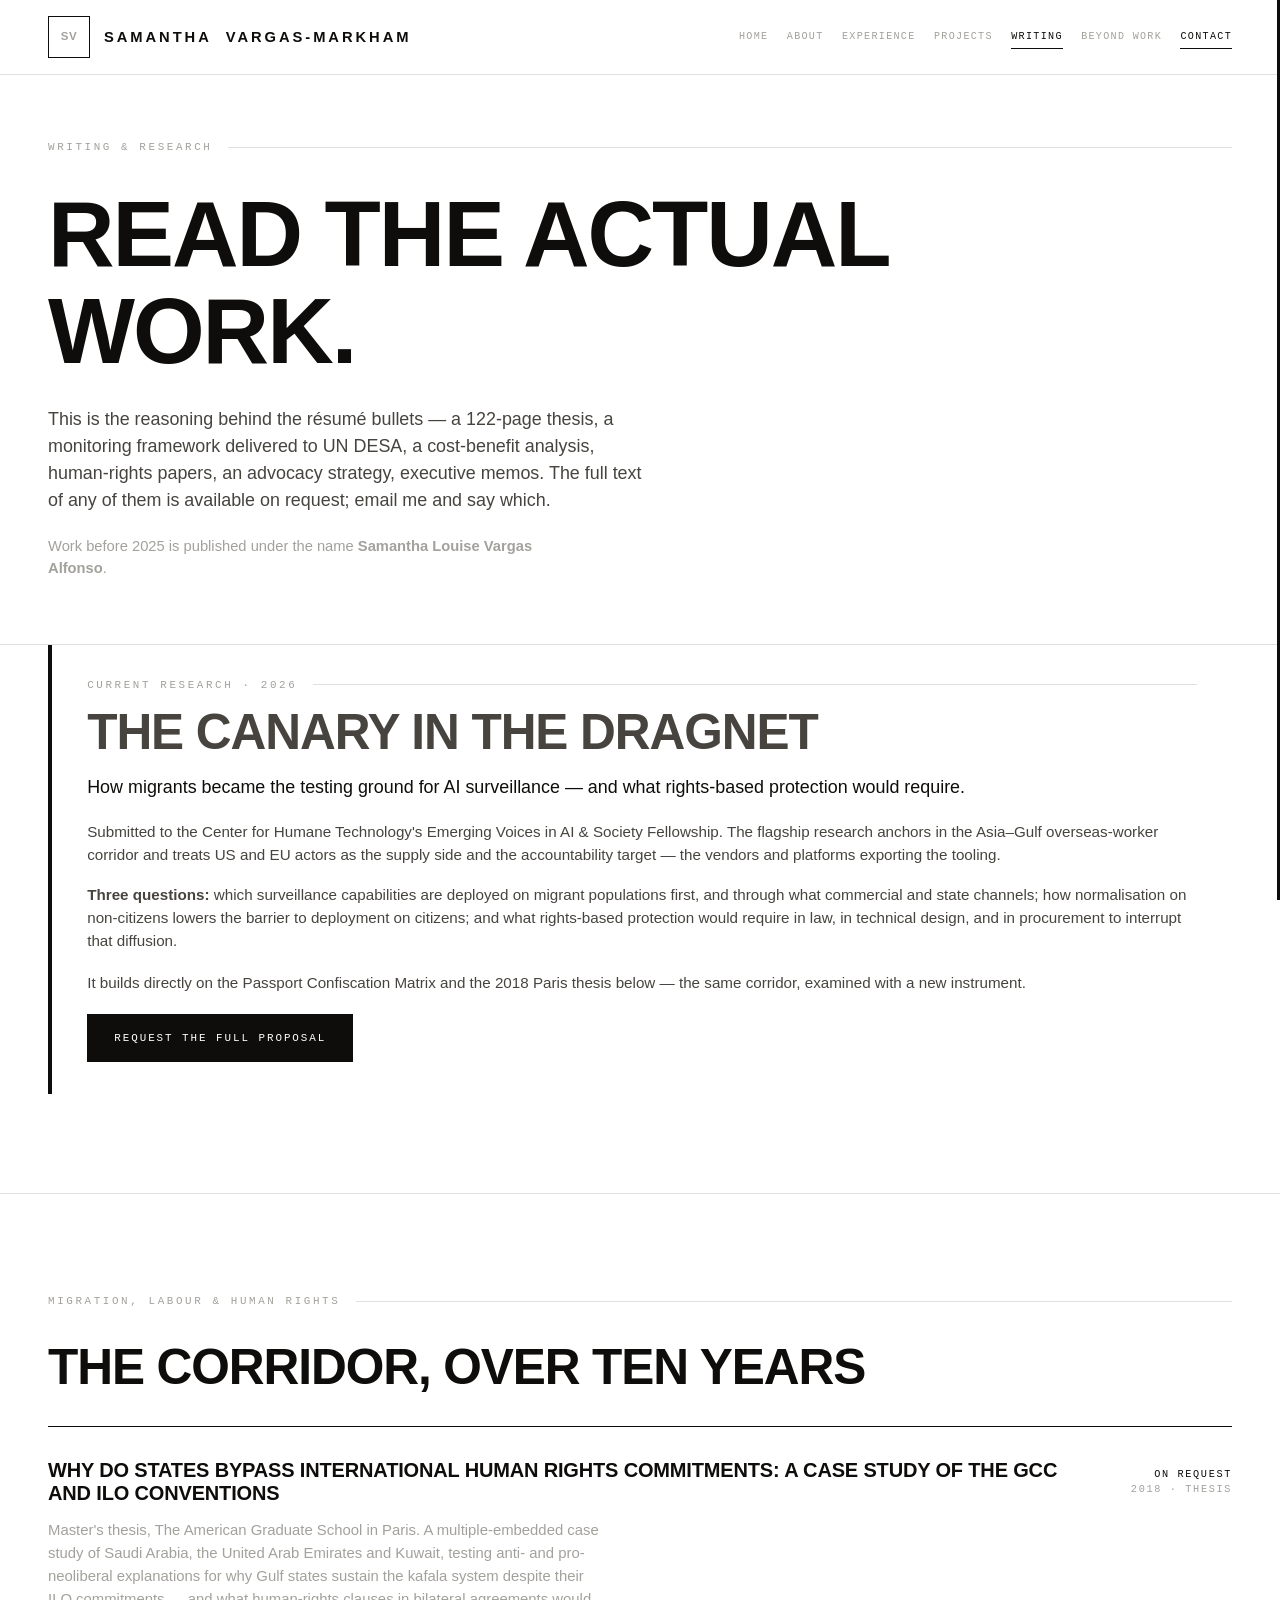
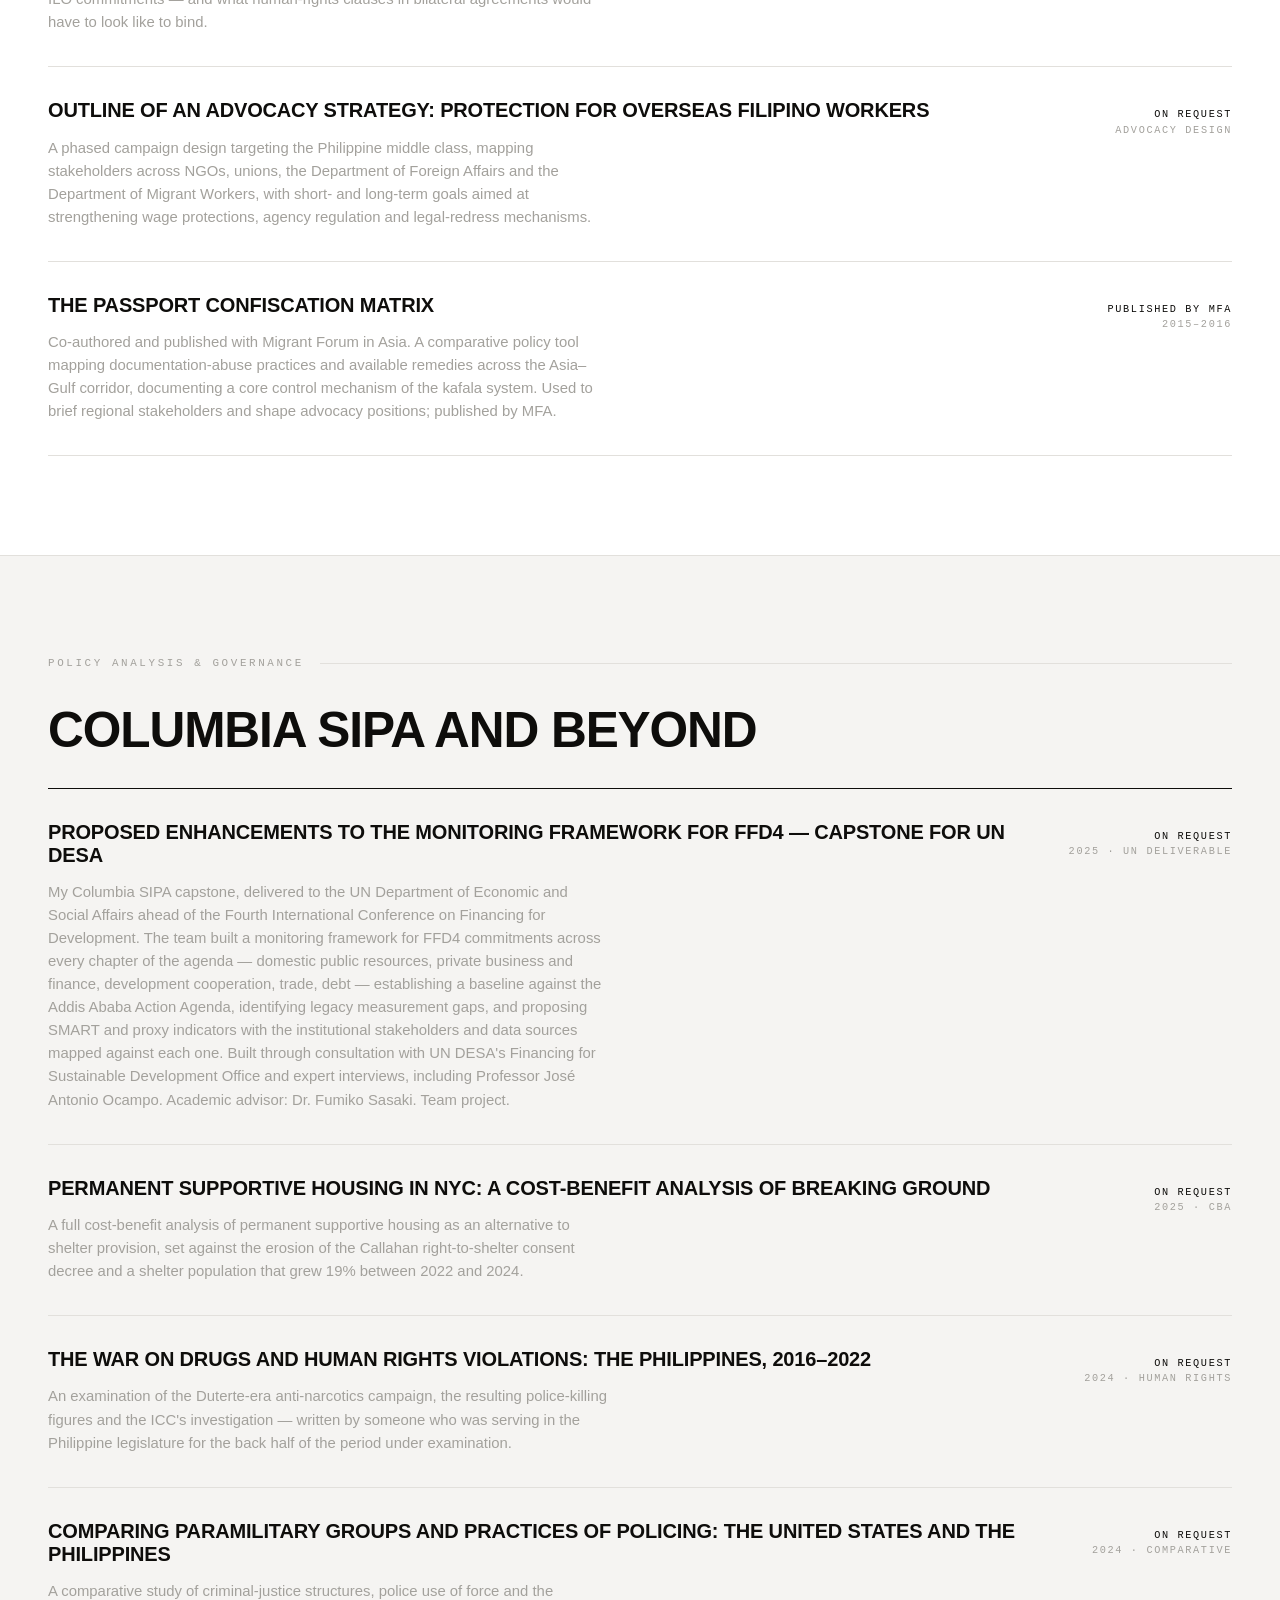
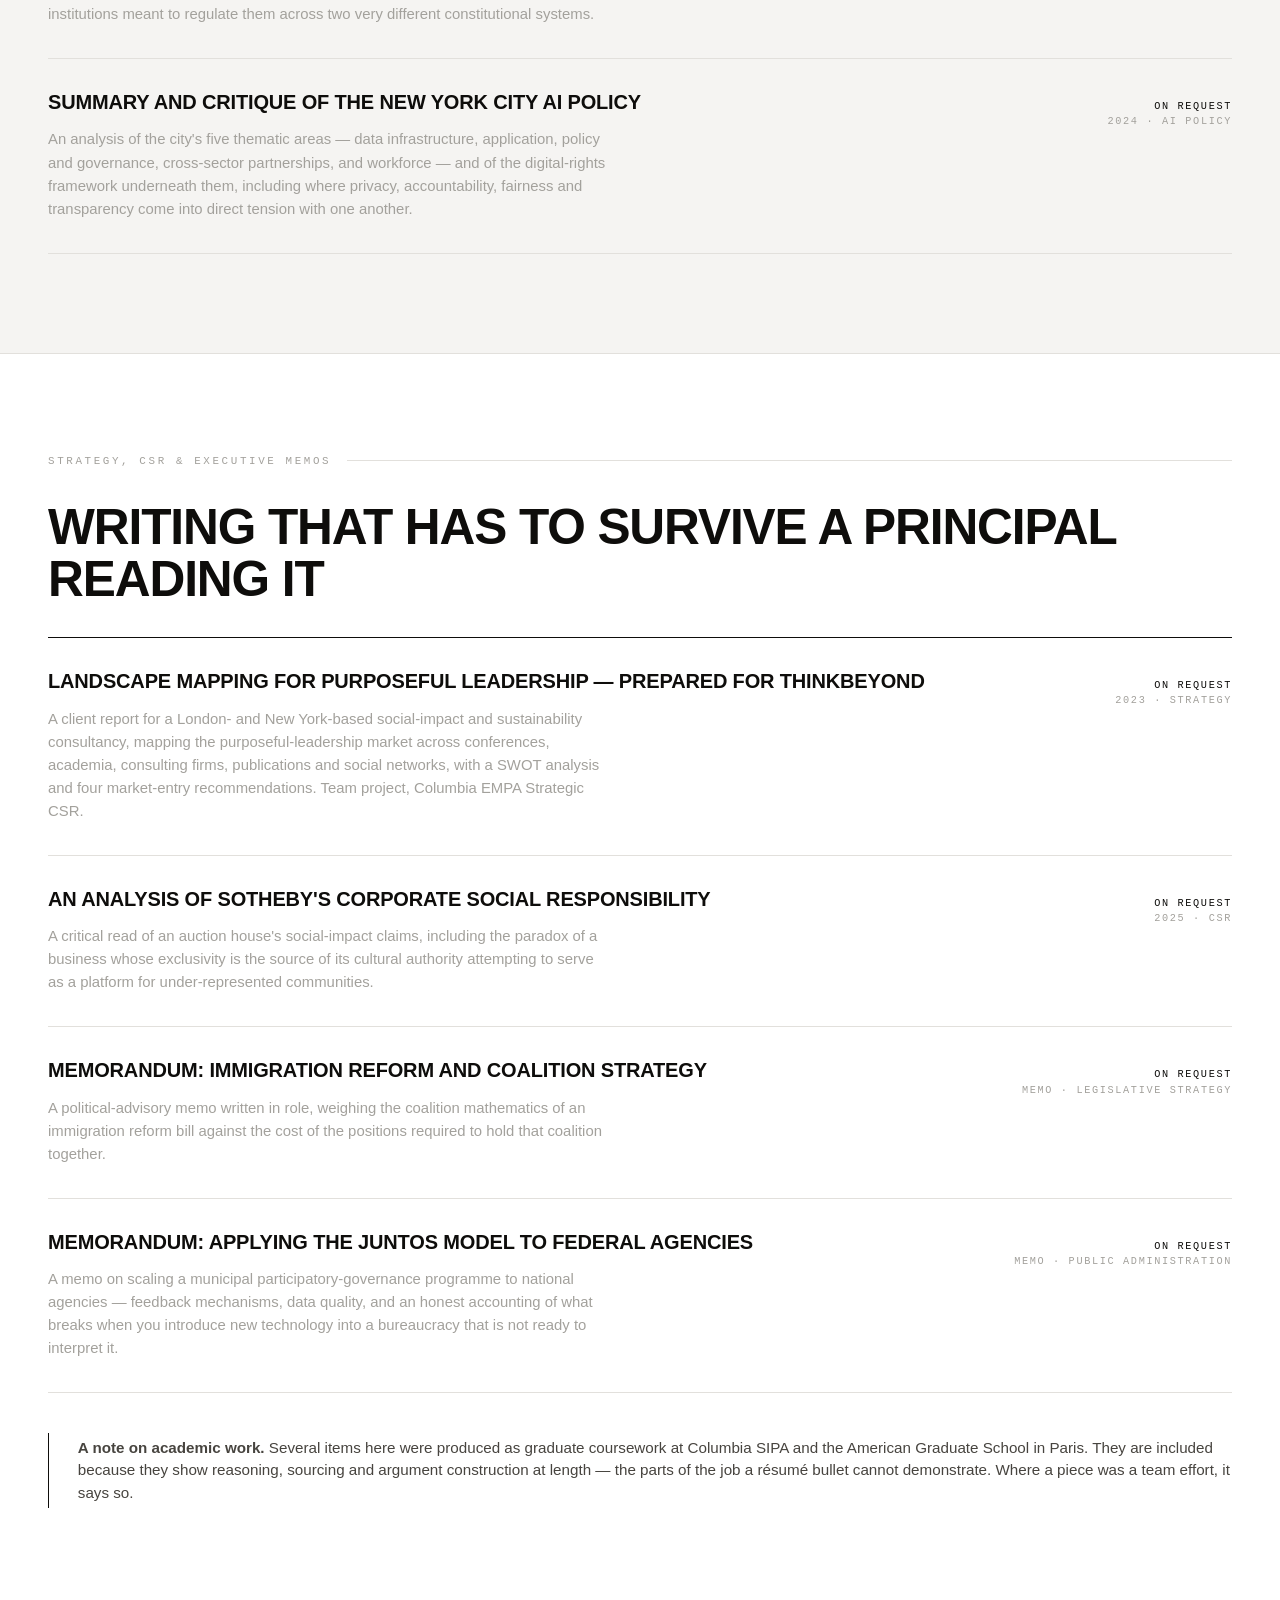
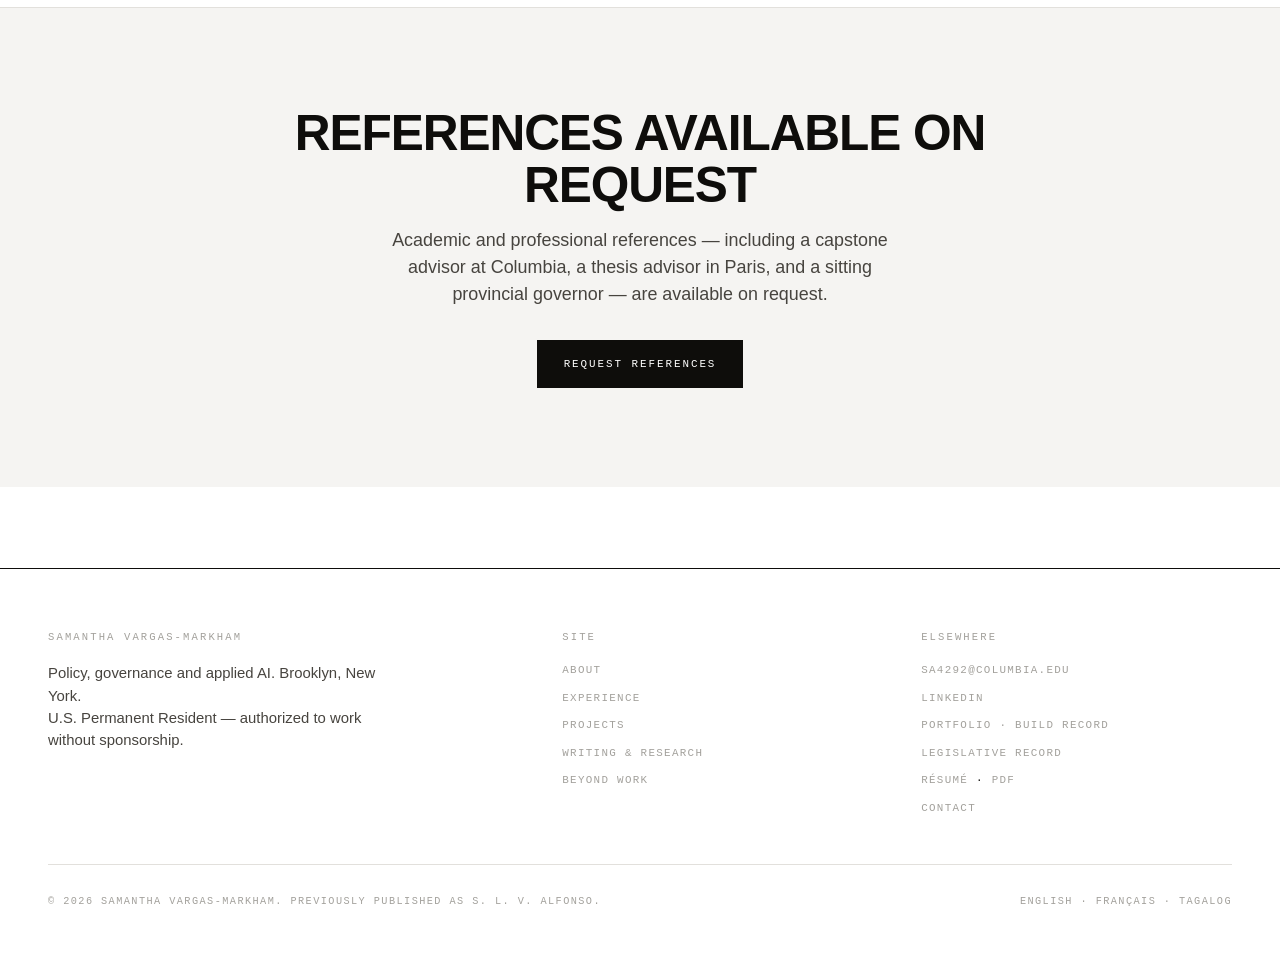
<file: writing.html>
<!doctype html>
<html lang="en">
<head>
<meta charset="utf-8">
<meta name="viewport" content="width=device-width, initial-scale=1">
<title>Writing &amp; Research — Samantha Vargas-Markham</title>
<meta name="description" content="Policy research, a 122-page thesis on the GCC and ILO conventions, a UN DESA capstone, cost-benefit analysis, human-rights papers and policy memos.">
<meta name="author" content="Samantha Vargas-Markham">
<link rel="canonical" href="https://ssamantham.github.io/writing.html">
<meta property="og:site_name" content="Samantha Vargas-Markham">
<meta property="og:title" content="Writing &amp; Research — Samantha Vargas-Markham">
<meta property="og:description" content="Policy research, a 122-page thesis on the GCC and ILO conventions, a UN DESA capstone, cost-benefit analysis, human-rights papers and policy memos.">
<meta property="og:type" content="website">
<meta property="og:url" content="https://ssamantham.github.io/writing.html">
<meta property="og:image" content="https://ssamantham.github.io/assets/img/og-card.jpg">
<meta property="og:image:width" content="1200">
<meta property="og:image:height" content="630">
<meta property="og:image:alt" content="Samantha Vargas-Markham — AI governance, trust and safety, applied AI">
<meta name="twitter:card" content="summary_large_image">
<link rel="stylesheet" href="assets/css/site.css">
<link rel="icon" href="data:image/svg+xml,<svg xmlns='http://www.w3.org/2000/svg' viewBox='0 0 100 100'><rect width='100' height='100' fill='%230E0D0B'/><text y='64' x='50' text-anchor='middle' font-size='40' font-weight='700' font-family='Helvetica,Arial,sans-serif' fill='%23FFFFFF'>SV</text></svg>">
</head>
<body>
<a class="skip" href="#main">Skip to content</a>

<header class="site-head">
  <div class="wrap site-head__inner">
    <a class="brand" href="index.html">Samantha <span>Vargas-Markham</span></a>
    <button class="nav-toggle" type="button" aria-expanded="false" aria-controls="nav" aria-label="Menu">☰</button>
    <nav class="nav" id="nav" aria-label="Primary">
      <a href="index.html">Home</a>
      <a href="about.html">About</a>
      <a href="experience.html">Experience</a>
      <a href="projects.html">Projects</a>
      <a href="writing.html">Writing</a>
      <a href="interests.html">Beyond Work</a>
      <a class="nav-cta" href="contact.html">Contact</a>
    </nav>
  </div>
</header>

<main id="main">

  <section class="hero" style="padding-block:clamp(2.5rem,6vw,4rem) clamp(2rem,4vw,3rem)">
    <div class="wrap">
      <p class="eyebrow">Writing &amp; research</p>
      <h1 style="max-width:20ch">Read the actual work.</h1>
      <p class="lede measure" style="margin-top:1.2rem">
        This is the reasoning behind the résumé bullets — a 122-page thesis, a monitoring framework delivered to
        UN DESA, a cost-benefit analysis, human-rights papers, an advocacy strategy, executive memos. The full text
        of any of them is available on request; email me and say which.
      </p>
      <p class="measure" style="color:var(--ink-3);font-size:.92rem">
        Work before 2025 is published under the name <strong>Samantha Louise Vargas Alfonso</strong>.
      </p>
    </div>
  </section>

  <!-- ============ CANARY FEATURE ============ -->
  <section class="section" id="canary" style="padding-top:0">
    <div class="wrap">
      <div class="callout reveal" style="border-left-width:4px;padding:2rem 2.2rem">
        <p class="eyebrow" style="margin-bottom:.8rem">Current research · 2026</p>
        <h2 style="margin-bottom:1rem">The Canary in the Dragnet</h2>
        <p class="lede" style="color:var(--ink)">
          How migrants became the testing ground for AI surveillance — and what rights-based protection would
          require.
        </p>
        <p>
          Submitted to the Center for Humane Technology's Emerging Voices in AI &amp; Society Fellowship. The
          flagship research anchors in the Asia–Gulf overseas-worker corridor and treats US and EU actors as the
          supply side and the accountability target — the vendors and platforms exporting the tooling.
        </p>
        <p style="margin-bottom:1.2rem"><strong>Three questions:</strong> which surveillance capabilities are
        deployed on migrant populations first, and through what commercial and state channels; how normalisation on
        non-citizens lowers the barrier to deployment on citizens; and what rights-based protection would require in
        law, in technical design, and in procurement to interrupt that diffusion.</p>
        <p style="margin-bottom:1.2rem">
          It builds directly on the Passport Confiscation Matrix and the 2018 Paris thesis below — the same corridor,
          examined with a new instrument.
        </p>
        <div class="btn-row">
          <a class="btn" href="contact.html">Request the full proposal</a>
        </div>
      </div>
    </div>
  </section>

  <!-- ============ CORE RESEARCH ============ -->
  <section class="section">
    <div class="wrap">
      <p class="eyebrow reveal">Migration, labour &amp; human rights</p>
      <h2 class="reveal" style="margin-bottom:2rem">The corridor, over ten years</h2>
      <ul class="docs reveal">
        <li class="doc">
          <div class="doc__link" style="cursor:default">
            <span>
              <span class="doc__title">Why Do States Bypass International Human Rights Commitments: A Case Study of the GCC and ILO Conventions</span>
              <span class="doc__desc">
                Master's thesis, The American Graduate School in Paris. A multiple-embedded case study of Saudi
                Arabia, the United Arab Emirates and Kuwait, testing anti- and pro-neoliberal explanations for why
                Gulf states sustain the kafala system despite their ILO commitments — and what human-rights clauses
                in bilateral agreements would have to look like to bind.
              </span>
            </span>
            <span class="doc__meta"><b>On request</b>2018 · Thesis</span>
          </div>
        </li>
        <li class="doc">
          <div class="doc__link" style="cursor:default">
            <span>
              <span class="doc__title">Outline of an Advocacy Strategy: Protection for Overseas Filipino Workers</span>
              <span class="doc__desc">
                A phased campaign design targeting the Philippine middle class, mapping stakeholders across NGOs,
                unions, the Department of Foreign Affairs and the Department of Migrant Workers, with short- and
                long-term goals aimed at strengthening wage protections, agency regulation and legal-redress
                mechanisms.
              </span>
            </span>
            <span class="doc__meta"><b>On request</b>Advocacy design</span>
          </div>
        </li>
        <li class="doc">
          <div class="doc__link" style="cursor:default">
            <span>
              <span class="doc__title">The Passport Confiscation Matrix</span>
              <span class="doc__desc">
                Co-authored and published with Migrant Forum in Asia. A comparative policy tool mapping
                documentation-abuse practices and available remedies across the Asia–Gulf corridor, documenting a
                core control mechanism of the kafala system. Used to brief regional stakeholders and shape advocacy
                positions; published by MFA.
              </span>
            </span>
            <span class="doc__meta"><b>Published by MFA</b>2015–2016</span>
          </div>
        </li>
      </ul>
    </div>
  </section>

  <!-- ============ POLICY ANALYSIS ============ -->
  <section class="section section--tint">
    <div class="wrap">
      <p class="eyebrow reveal">Policy analysis &amp; governance</p>
      <h2 class="reveal" style="margin-bottom:2rem">Columbia SIPA and beyond</h2>
      <ul class="docs reveal">
        <li class="doc">
          <div class="doc__link" style="cursor:default">
            <span>
              <span class="doc__title">Proposed Enhancements to the Monitoring Framework for FFD4 — capstone for UN DESA</span>
              <span class="doc__desc">
                My Columbia SIPA capstone, delivered to the UN Department of Economic and Social Affairs ahead of the
                Fourth International Conference on Financing for Development. The team built a monitoring framework
                for FFD4 commitments across every chapter of the agenda — domestic public resources, private
                business and finance, development cooperation, trade, debt — establishing a baseline against the
                Addis Ababa Action Agenda, identifying legacy measurement gaps, and proposing SMART and proxy
                indicators with the institutional stakeholders and data sources mapped against each one.
                Built through consultation with UN DESA's Financing for Sustainable Development Office and expert
                interviews, including Professor José Antonio Ocampo. Academic advisor: Dr. Fumiko Sasaki.
                Team project.
              </span>
            </span>
            <span class="doc__meta"><b>On request</b>2025 · UN deliverable</span>
          </div>
        </li>
        <li class="doc">
          <div class="doc__link" style="cursor:default">
            <span>
              <span class="doc__title">Permanent Supportive Housing in NYC: A Cost-Benefit Analysis of Breaking Ground</span>
              <span class="doc__desc">
                A full cost-benefit analysis of permanent supportive housing as an alternative to shelter provision,
                set against the erosion of the Callahan right-to-shelter consent decree and a shelter population
                that grew 19% between 2022 and 2024.
              </span>
            </span>
            <span class="doc__meta"><b>On request</b>2025 · CBA</span>
          </div>
        </li>
        <li class="doc">
          <div class="doc__link" style="cursor:default">
            <span>
              <span class="doc__title">The War on Drugs and Human Rights Violations: The Philippines, 2016–2022</span>
              <span class="doc__desc">
                An examination of the Duterte-era anti-narcotics campaign, the resulting police-killing figures and
                the ICC's investigation — written by someone who was serving in the Philippine legislature for the
                back half of the period under examination.
              </span>
            </span>
            <span class="doc__meta"><b>On request</b>2024 · Human rights</span>
          </div>
        </li>
        <li class="doc">
          <div class="doc__link" style="cursor:default">
            <span>
              <span class="doc__title">Comparing Paramilitary Groups and Practices of Policing: The United States and the Philippines</span>
              <span class="doc__desc">
                A comparative study of criminal-justice structures, police use of force and the institutions meant to
                regulate them across two very different constitutional systems.
              </span>
            </span>
            <span class="doc__meta"><b>On request</b>2024 · Comparative</span>
          </div>
        </li>
        <li class="doc">
          <div class="doc__link" style="cursor:default">
            <span>
              <span class="doc__title">Summary and Critique of the New York City AI Policy</span>
              <span class="doc__desc">
                An analysis of the city's five thematic areas — data infrastructure, application, policy and
                governance, cross-sector partnerships, and workforce — and of the digital-rights framework
                underneath them, including where privacy, accountability, fairness and transparency come into direct
                tension with one another.
              </span>
            </span>
            <span class="doc__meta"><b>On request</b>2024 · AI policy</span>
          </div>
        </li>
      </ul>
    </div>
  </section>

  <!-- ============ STRATEGY & MEMOS ============ -->
  <section class="section">
    <div class="wrap">
      <p class="eyebrow reveal">Strategy, CSR &amp; executive memos</p>
      <h2 class="reveal" style="margin-bottom:2rem">Writing that has to survive a principal reading it</h2>
      <ul class="docs reveal">
        <li class="doc">
          <div class="doc__link" style="cursor:default">
            <span>
              <span class="doc__title">Landscape Mapping for Purposeful Leadership — prepared for thinkBeyond</span>
              <span class="doc__desc">
                A client report for a London- and New York-based social-impact and sustainability consultancy,
                mapping the purposeful-leadership market across conferences, academia, consulting firms,
                publications and social networks, with a SWOT analysis and four market-entry recommendations.
                Team project, Columbia EMPA Strategic CSR.
              </span>
            </span>
            <span class="doc__meta"><b>On request</b>2023 · Strategy</span>
          </div>
        </li>
        <li class="doc">
          <div class="doc__link" style="cursor:default">
            <span>
              <span class="doc__title">An Analysis of Sotheby's Corporate Social Responsibility</span>
              <span class="doc__desc">
                A critical read of an auction house's social-impact claims, including the paradox of a business whose
                exclusivity is the source of its cultural authority attempting to serve as a platform for
                under-represented communities.
              </span>
            </span>
            <span class="doc__meta"><b>On request</b>2025 · CSR</span>
          </div>
        </li>
        <li class="doc">
          <div class="doc__link" style="cursor:default">
            <span>
              <span class="doc__title">Memorandum: Immigration Reform and Coalition Strategy</span>
              <span class="doc__desc">
                A political-advisory memo written in role, weighing the coalition mathematics of an immigration
                reform bill against the cost of the positions required to hold that coalition together.
              </span>
            </span>
            <span class="doc__meta"><b>On request</b>Memo · Legislative strategy</span>
          </div>
        </li>
        <li class="doc">
          <div class="doc__link" style="cursor:default">
            <span>
              <span class="doc__title">Memorandum: Applying the Juntos Model to Federal Agencies</span>
              <span class="doc__desc">
                A memo on scaling a municipal participatory-governance programme to national agencies — feedback
                mechanisms, data quality, and an honest accounting of what breaks when you introduce new technology
                into a bureaucracy that is not ready to interpret it.
              </span>
            </span>
            <span class="doc__meta"><b>On request</b>Memo · Public administration</span>
          </div>
        </li>
      </ul>

      <div class="callout reveal" style="margin-top:2.5rem">
        <p>
          <strong>A note on academic work.</strong> Several items here were produced as graduate coursework at
          Columbia SIPA and the American Graduate School in Paris. They are included because they show reasoning,
          sourcing and argument construction at length — the parts of the job a résumé bullet cannot demonstrate.
          Where a piece was a team effort, it says so.
        </p>
      </div>
    </div>
  </section>

  <section class="section section--tint">
    <div class="wrap-narrow" style="text-align:center">
      <h2 class="reveal">References available on request</h2>
      <p class="lede reveal" style="margin:1rem auto 2rem;max-width:52ch">
        Academic and professional references — including a capstone advisor at Columbia, a thesis advisor in Paris,
        and a sitting provincial governor — are available on request.
      </p>
      <div class="btn-row reveal" style="justify-content:center">
        <a class="btn" href="contact.html">Request references</a>
      </div>
    </div>
  </section>

</main>

<footer class="site-foot">
  <div class="wrap">
    <div class="foot__grid">
      <div class="foot">
        <h4>Samantha Vargas-Markham</h4>
        <p style="color:var(--ink-2);font-size:.93rem;max-width:40ch">
          Policy, governance and applied AI. Brooklyn, New York.<br>
          U.S. Permanent Resident — authorized to work without sponsorship.
        </p>
      </div>
      <div class="foot">
        <h4>Site</h4>
        <ul>
          <li><a href="about.html">About</a></li>
          <li><a href="experience.html">Experience</a></li>
          <li><a href="projects.html">Projects</a></li>
          <li><a href="writing.html">Writing &amp; research</a></li>
          <li><a href="interests.html">Beyond work</a></li>
        </ul>
      </div>
      <div class="foot">
        <h4>Elsewhere</h4>
        <ul>
          <li><a href="mailto:sa4292@columbia.edu">sa4292@columbia.edu</a></li>
          <li><a href="https://www.linkedin.com/in/samantha-vargas-markham" rel="me noopener">LinkedIn</a></li>
          <li><a href="https://ssamantham.github.io/portfolio/">Portfolio · build record</a></li>
          <li><a href="https://ssamantham.github.io/legislative-record/">Legislative record</a></li>
          <li><a href="resume.html">Résumé</a> · <a href="assets/docs/SVMarkham-Resume.pdf">PDF</a></li>
          <li><a href="contact.html">Contact</a></li>
        </ul>
      </div>
    </div>
    <div class="foot__note">
      <span>© <span id="yr">2026</span> Samantha Vargas-Markham. Previously published as S. L. V. Alfonso.</span>
      <span>English · Français · Tagalog</span>
    </div>
  </div>
</footer>

<script src="assets/js/site.js"></script>
<script>document.getElementById('yr').textContent = new Date().getFullYear();</script>
</body>
</html>
</file>
<file: assets/css/site.css>
/* ==========================================================================
   Samantha Vargas-Markham
   Art direction after the "Fieldtone" reference: near-white ground, warm
   near-black ink, a single grey. Heavy all-caps grotesque display type set
   tight. Hairline rules, square corners, no shadows, no accent colour.
   Colour values and type proportions are taken from the reference artwork.
   ========================================================================== */

:root {
  --paper:    #FFFFFF;
  --paper-2:  #F5F4F2;
  --paper-3:  #ECEAE7;
  --ink:      #0E0D0B;   /* reference: .0549 .051 .0431 */
  --ink-2:    #47443F;
  --ink-3:    #A3A19C;   /* reference: .6392 .6314 .6118 */
  --grey:     #A3A19C;
  --rule:     #E2E0DC;
  --rule-2:   #C9C6C1;

  --sans: "Helvetica Neue", Helvetica, Inter, Arial, "Segoe UI", sans-serif;
  --mono: ui-monospace, "SF Mono", SFMono-Regular, Menlo, Consolas, monospace;

  --wrap: 1360px;
  --measure: 60ch;
}

@media (prefers-color-scheme: dark) {
  :root {
    --paper:   #0E0D0B;
    --paper-2: #171613;
    --paper-3: #201E1A;
    --ink:     #F5F4F2;
    --ink-2:   #BDBAB4;
    --ink-3:   #7E7C77;
    --grey:    #7E7C77;
    --rule:    #2A2825;
    --rule-2:  #3A3733;
  }
}

* { box-sizing: border-box; }
html { -webkit-text-size-adjust: 100%; scroll-behavior: smooth; }
@media (prefers-reduced-motion: reduce) {
  html { scroll-behavior: auto; }
  *, *::before, *::after { animation-duration: .01ms !important; transition-duration: .01ms !important; }
}

body {
  margin: 0;
  background: var(--paper);
  color: var(--ink);
  font-family: var(--sans);
  font-size: 17px;
  line-height: 1.5;
  -webkit-font-smoothing: antialiased;
  overflow-x: hidden;
}

/* The hairline edge that runs down the right of the reference artwork. */
body::after {
  content: ""; position: fixed; top: 0; right: 0; width: 3px; height: 100vh;
  background: var(--ink); z-index: 60; pointer-events: none;
}
@media (max-width: 760px) { body::after { display: none; } }

img { max-width: 100%; height: auto; display: block; }
a { color: inherit; text-underline-offset: 3px; text-decoration-color: var(--rule-2); }
a:hover { text-decoration-color: var(--ink); }

/* ---------- Display type ---------- */
h1, h2, h3, h4 {
  margin: 0;
  font-weight: 800;
  text-transform: uppercase;
  letter-spacing: -.022em;
  line-height: 1.05;
}
h1 { font-size: clamp(2.3rem, 7.2vw, 6.2rem); }
h2 { font-size: clamp(1.7rem, 3.9vw, 3.1rem); }
h3 { font-size: clamp(1.05rem, 1.7vw, 1.4rem); letter-spacing: -.008em; line-height: 1.12; }
h4 { font-size: .95rem; }
p  { margin: 0 0 1.15em; }

.wrap { width: min(100% - 6rem, var(--wrap)); margin-inline: auto; }
.wrap-narrow { width: min(100% - 6rem, 820px); margin-inline: auto; }
@media (max-width: 760px) { .wrap, .wrap-narrow { width: calc(100% - 2.5rem); } }
.measure { max-width: var(--measure); }

.eyebrow {
  font-family: var(--mono); font-size: .68rem; letter-spacing: .24em; text-transform: uppercase;
  color: var(--grey); margin: 0 0 2rem; font-weight: 500;
  display: flex; align-items: center; gap: 1rem;
}
.eyebrow::after { content: ""; flex: 1; height: 1px; background: var(--rule); }

.lede { font-size: clamp(1.02rem, 1.4vw, 1.2rem); line-height: 1.5; color: var(--ink-2); }

.section { padding-block: clamp(4.5rem, 11vh, 9rem); border-top: 1px solid var(--rule); }
.section--tint { background: var(--paper-2); }

/* ---------- Skip link / focus ---------- */
.skip { position: absolute; left: -9999px; top: 0; z-index: 200; background: var(--ink); color: var(--paper); padding: .8rem 1.2rem; }
.skip:focus { left: 0; }
:focus-visible { outline: 2px solid var(--ink); outline-offset: 3px; }
section[id], article[id] { scroll-margin-top: 92px; }

/* ---------- Masthead ---------- */
.site-head {
  position: sticky; top: 0; z-index: 50;
  background: color-mix(in srgb, var(--paper) 92%, transparent);
  backdrop-filter: saturate(180%) blur(12px);
  border-bottom: 1px solid var(--rule);
}
.site-head__inner { display: flex; align-items: center; gap: 1.2rem; min-height: 74px; }

.brand {
  font-size: .92rem; font-weight: 700; letter-spacing: .2em; text-transform: uppercase;
  text-decoration: none; white-space: nowrap; display: flex; align-items: center; gap: 14px;
}
/* The square mark from the reference lockup. */
.brand::before {
  content: "SV"; width: 40px; height: 40px; flex: none;
  border: 1.5px solid var(--ink); display: grid; place-items: center;
  font-family: var(--sans); font-size: .72rem; font-weight: 700; letter-spacing: .06em; color: var(--grey);
}
.brand span { color: inherit; }

.nav { margin-left: auto; display: flex; gap: 1.15rem; align-items: center; flex-wrap: nowrap; }
.nav a {
  font-family: var(--mono); font-size: .63rem; letter-spacing: .13em; text-transform: uppercase;
  color: var(--grey); text-decoration: none; padding: 4px 0; border-bottom: 1px solid transparent; white-space: nowrap;
  transition: color .18s, border-color .18s;
}
.nav a:hover { color: var(--ink); border-bottom-color: var(--ink); }
.nav a[aria-current="page"] { color: var(--ink); border-bottom-color: var(--ink); }
.nav .nav-cta { color: var(--ink); border-bottom-color: var(--ink); }

.nav-toggle { display: none; }
@media (max-width: 1080px) {
  .nav-toggle {
    display: inline-flex; align-items: center; justify-content: center; margin-left: auto;
    width: 44px; height: 40px; border: 1.5px solid var(--ink); background: transparent; color: var(--ink); cursor: pointer;
  }
  .nav {
    position: fixed; inset: 74px 0 auto 0; flex-wrap: wrap; flex-direction: column; align-items: stretch; gap: 0;
    background: var(--paper); border-bottom: 1.5px solid var(--ink); padding: .5rem 1.25rem 1.5rem; display: none;
  }
  .nav[data-open="true"] { display: flex; }
  .nav a { padding: 1rem 0; font-size: .8rem; border-bottom: 1px solid var(--rule); }
}

/* Narrow screens: the full wordmark plus the square mark overruns the bar,
   which pushed the menu button off-canvas. Show the surname only. */
@media (max-width: 620px) {
  .brand { font-size: 0; gap: 10px; }
  .brand span { font-size: .78rem; letter-spacing: .16em; }
  .brand::before { width: 34px; height: 34px; font-size: .62rem; }
  .site-head__inner { min-height: 62px; gap: .6rem; }
  .nav { inset: 62px 0 auto 0; }
}

/* ---------- Buttons ---------- */
.btn {
  display: inline-flex; align-items: center; gap: .6rem;
  font-family: var(--mono); font-size: .68rem; letter-spacing: .18em; text-transform: uppercase;
  font-weight: 500; text-decoration: none; padding: 15px 26px;
  border: 1.5px solid var(--ink); background: var(--ink); color: var(--paper);
  transition: background .2s, color .2s;
  cursor: pointer;
}
.btn:hover { background: transparent; color: var(--ink); }
.btn--ghost { background: transparent; color: var(--ink); }
.btn--ghost:hover { background: var(--ink); color: var(--paper); }
.btn-row { display: flex; flex-wrap: wrap; gap: .9rem; }

/* ---------- Hero ---------- */
.hero { padding-block: clamp(3.5rem, 9vh, 7rem) clamp(3rem, 8vh, 6rem); }
.hero__grid { display: grid; grid-template-columns: 1.45fr .8fr; gap: clamp(2rem, 6vw, 6rem); align-items: end; }
@media (max-width: 980px) { .hero__grid { grid-template-columns: 1fr; align-items: start; } }
.hero h1 { margin-bottom: 1.6rem; }
.hero h1 em { font-style: normal; }
.hero__roles {
  font-family: var(--mono); font-size: .68rem; letter-spacing: .18em; text-transform: uppercase;
  color: var(--grey); margin: 1.8rem 0;
}
.hero__portrait img { width: 100%; }
.hero__portrait figcaption {
  font-family: var(--mono); font-size: .64rem; letter-spacing: .16em; color: var(--grey);
  margin-top: .9rem; text-transform: uppercase;
}
@media (max-width: 980px) { .hero__portrait { max-width: 320px; } }

/* ---------- Pull quotes ---------- */
.claim, blockquote.pull {
  margin: 2.5rem 0; padding: 0; border: 0;
  font-weight: 800; text-transform: uppercase; letter-spacing: -.018em; line-height: 1.08;
  font-size: clamp(1.4rem, 2.9vw, 2.4rem); max-width: 22ch; color: var(--ink);
}
blockquote.pull cite {
  display: block; font: 500 .68rem/1.5 var(--mono); letter-spacing: .2em; text-transform: uppercase;
  color: var(--grey); margin-top: 1.4rem; font-style: normal;
}

/* ---------- Figures ---------- */
.stats { display: grid; grid-template-columns: repeat(auto-fit, minmax(210px, 1fr)); gap: 0; border-top: 1.5px solid var(--ink); }
.stat { padding: 2rem 1.8rem 2rem 0; border-bottom: 1px solid var(--rule); }
.stat__n { font-size: clamp(2.2rem, 4.2vw, 3.4rem); font-weight: 800; letter-spacing: -.035em; line-height: 1; color: var(--ink); }
.stat__l { font-size: .84rem; color: var(--grey); margin-top: .8rem; line-height: 1.45; max-width: 30ch; }

/* ---------- Cards ---------- */
.cards { display: grid; gap: 0; grid-template-columns: repeat(auto-fit, minmax(280px, 1fr)); border-top: 1px solid var(--rule); }
@media (min-width: 900px) { .cards--four { grid-template-columns: repeat(2, 1fr); } }
.card {
  background: transparent; border: 0; border-bottom: 1px solid var(--rule); border-radius: 0;
  padding: 2.2rem 2.4rem 2.4rem 0; display: flex; flex-direction: column; gap: .9rem;
  text-decoration: none; transition: padding-left .3s cubic-bezier(.2,.7,.2,1), background .3s;
}
a.card:hover { padding-left: 1.2rem; background: var(--paper-3); }
.card__tag { font-family: var(--mono); font-size: .66rem; letter-spacing: .2em; text-transform: uppercase; color: var(--grey); }
.card p { color: var(--ink-2); font-size: .94rem; margin: 0; }
.card__more { margin-top: auto; padding-top: .8rem; font-family: var(--mono); font-size: .66rem; letter-spacing: .18em; text-transform: uppercase; color: var(--grey); }
a.card:hover .card__more { color: var(--ink); }

/* ---------- Experience entries ---------- */
.entry { display: grid; grid-template-columns: 230px 1fr; gap: clamp(1.4rem, 4vw, 4rem); padding-block: clamp(2.6rem, 5vw, 4rem); border-top: 1px solid var(--rule); }
.entry:first-of-type { border-top: 1.5px solid var(--ink); }
@media (max-width: 860px) { .entry { grid-template-columns: 1fr; gap: 1rem; } }
.entry__meta { position: sticky; top: 100px; align-self: start; }
@media (max-width: 860px) { .entry__meta { position: static; } }
.entry__when { font-family: var(--mono); font-size: .7rem; letter-spacing: .16em; text-transform: uppercase; color: var(--ink); }
.entry__where { font-family: var(--mono); font-size: .66rem; letter-spacing: .1em; color: var(--grey); margin-top: .6rem; line-height: 1.6; text-transform: uppercase; }
.entry h3 { margin-bottom: .7rem; font-size: clamp(1.4rem, 2.4vw, 2rem); }
.entry__role { font-family: var(--mono); font-size: .7rem; letter-spacing: .14em; text-transform: uppercase; color: var(--grey); margin-bottom: 1.6rem; }

ul.ticks { list-style: none; padding: 0; margin: 0 0 1.4rem; display: grid; gap: .9rem; }
ul.ticks li { position: relative; padding-left: 1.6rem; color: var(--ink-2); }
ul.ticks li::before { content: ""; position: absolute; left: 0; top: .66em; width: 8px; height: 1.5px; background: var(--ink); }
ul.ticks strong { color: var(--ink); font-weight: 700; }

.tags { display: flex; flex-wrap: wrap; gap: .5rem; margin-top: 1.4rem; }
.tag { font-family: var(--mono); font-size: .64rem; letter-spacing: .12em; text-transform: uppercase; padding: .4rem .7rem; border: 1px solid var(--rule-2); color: var(--grey); }

/* ---------- Disclosure ---------- */
details.deep { border: 0; border-top: 1px solid var(--rule); border-bottom: 1px solid var(--rule); background: transparent; margin-top: 1.4rem; }
details.deep summary {
  cursor: pointer; padding: 1.1rem 0; list-style: none; display: flex; align-items: center; gap: .8rem;
  font-family: var(--mono); font-size: .68rem; letter-spacing: .16em; text-transform: uppercase; color: var(--ink);
}
details.deep summary::-webkit-details-marker { display: none; }
details.deep summary::before { content: "+"; color: var(--grey); font-size: 1rem; line-height: 1; }
details.deep[open] summary::before { content: "–"; }
details.deep .deep__body { padding: 0 0 1.4rem; color: var(--ink-2); font-size: .94rem; max-width: 68ch; }
details.deep .deep__body > :last-child { margin-bottom: 0; }

/* ---------- Document index ---------- */
.docs { list-style: none; padding: 0; margin: 0; border-top: 1.5px solid var(--ink); }
.doc { border-bottom: 1px solid var(--rule); }
.doc__link {
  display: grid; grid-template-columns: 1fr auto; gap: 1rem 2.5rem; align-items: baseline;
  padding: 2rem 0; text-decoration: none; transition: padding-left .3s cubic-bezier(.2,.7,.2,1), background .3s;
}
a.doc__link:hover { padding-left: 1.2rem; background: var(--paper-3); }
.doc__title { display: block; font-weight: 800; text-transform: uppercase; letter-spacing: -.008em; font-size: clamp(1rem, 1.6vw, 1.25rem); line-height: 1.15; }
.doc__desc { display: block; font-size: .93rem; color: var(--grey); margin-top: .9rem; max-width: 68ch; line-height: 1.55; }
.doc__meta { font-family: var(--mono); font-size: .64rem; letter-spacing: .16em; text-transform: uppercase; color: var(--grey); white-space: nowrap; text-align: right; }
.doc__meta b { display: block; color: var(--ink); font-weight: 500; }
@media (max-width: 700px) { .doc__link { grid-template-columns: 1fr; } .doc__meta { text-align: left; } }

/* ---------- Gallery ---------- */
.filters { display: flex; flex-wrap: wrap; gap: 0; margin-bottom: 2.5rem; border-top: 1px solid var(--rule); border-bottom: 1px solid var(--rule); }
.filter {
  font-family: var(--mono); font-size: .66rem; letter-spacing: .16em; text-transform: uppercase;
  padding: 1rem 1.4rem 1rem 0; border: 0; background: transparent; color: var(--grey); cursor: pointer;
  transition: color .18s;
}
.filter:hover { color: var(--ink); }
.filter[aria-pressed="true"] { color: var(--ink); font-weight: 700; }
.filter[aria-pressed="true"]::before { content: "— "; }

.grid-photos { columns: 3 280px; column-gap: 20px; }
.photo { break-inside: avoid; margin-bottom: 20px; position: relative; overflow: hidden; background: var(--paper-3); cursor: zoom-in; border: 0; padding: 0; width: 100%; display: block; }
.photo img { width: 100%; height: 100%; object-fit: cover; transition: transform .6s cubic-bezier(.2,.7,.2,1); }
.photo:hover img, .photo:focus-visible img { transform: scale(1.03); }
.photo figcaption {
  position: absolute; inset: auto 0 0 0; padding: 2.6rem .9rem .9rem;
  background: linear-gradient(to top, rgba(14,13,11,.9), transparent);
  color: #fff; font-family: var(--mono); font-size: .64rem; letter-spacing: .08em; line-height: 1.5; text-align: left;
  opacity: 0; transition: opacity .25s; pointer-events: none; text-transform: uppercase;
}
.photo:hover figcaption, .photo:focus-visible figcaption { opacity: 1; }
@media (hover: none) { .photo figcaption { opacity: 1; } }

/* Lightbox */
.lb { position: fixed; inset: 0; z-index: 300; background: rgba(14,13,11,.97); display: none; align-items: center; justify-content: center; padding: 4vmin; }
.lb[data-open="true"] { display: flex; }
.lb figure { margin: 0; max-width: min(1200px, 94vw); max-height: 92vh; display: flex; flex-direction: column; gap: 1.2rem; }
.lb img { max-height: 80vh; width: auto; margin-inline: auto; }
.lb figcaption { color: #EDE9E2; font-family: var(--mono); font-size: .7rem; letter-spacing: .12em; text-transform: uppercase; text-align: center; max-width: 70ch; margin-inline: auto; line-height: 1.6; }
.lb__close, .lb__nav { position: absolute; background: transparent; border: 1.5px solid rgba(255,255,255,.35); color: #fff; width: 48px; height: 48px; cursor: pointer; font-size: 1.2rem; line-height: 1; }
.lb__close { top: 4vmin; right: 4vmin; }
.lb__nav { top: 50%; transform: translateY(-50%); }
.lb__nav--prev { left: 2vmin; }
.lb__nav--next { right: 2vmin; }
.lb__close:hover, .lb__nav:hover { background: rgba(255,255,255,.15); }

/* ---------- Layout helpers ---------- */
.split { display: grid; grid-template-columns: 1fr 1fr; gap: clamp(2rem, 6vw, 6rem); align-items: start; }
.split--narrow-img { grid-template-columns: 1.2fr .8fr; }
@media (max-width: 900px) { .split, .split--narrow-img { grid-template-columns: 1fr; gap: 1.8rem; } }

.facts { width: 100%; border-collapse: collapse; font-size: .95rem; }
.facts th, .facts td { text-align: left; vertical-align: top; padding: 1.1rem 0; border-bottom: 1px solid var(--rule); }
.facts th { width: 210px; font-family: var(--mono); font-size: .66rem; font-weight: 500; letter-spacing: .16em; text-transform: uppercase; color: var(--grey); padding-right: 2rem; }
.facts td { color: var(--ink-2); }
@media (max-width: 700px) { .facts th, .facts td { display: block; border: 0; padding-block: .2rem; } .facts td { padding-bottom: 1.2rem; border-bottom: 1px solid var(--rule); } }

.callout { background: transparent; border: 0; border-left: 1.5px solid var(--ink); padding: .2rem 0 .2rem 1.8rem; font-size: .95rem; color: var(--ink-2); }
.callout > :last-child { margin-bottom: 0; }

/* ---------- Footer ---------- */
.site-foot { border-top: 1.5px solid var(--ink); background: var(--paper); padding-block: clamp(3rem, 7vh, 5rem); margin-top: clamp(4rem, 9vh, 8rem); }
.foot__grid { display: grid; grid-template-columns: 1.5fr 1fr 1fr; gap: 3rem; }
@media (max-width: 800px) { .foot__grid { grid-template-columns: 1fr; gap: 2rem; } }
.foot h4 { font-family: var(--mono); font-size: .66rem; letter-spacing: .2em; text-transform: uppercase; color: var(--grey); margin-bottom: 1.2rem; font-weight: 500; }
.foot p { font-size: .9rem; color: var(--ink-2); }
.foot ul { list-style: none; padding: 0; margin: 0; display: grid; gap: .7rem; font-family: var(--mono); font-size: .68rem; letter-spacing: .12em; text-transform: uppercase; }
.foot a { text-decoration: none; color: var(--grey); }
.foot a:hover { color: var(--ink); }
.foot__note {
  margin-top: 3rem; padding-top: 1.8rem; border-top: 1px solid var(--rule);
  font-family: var(--mono); font-size: .64rem; letter-spacing: .14em; text-transform: uppercase; color: var(--grey);
  display: flex; flex-wrap: wrap; gap: 1.4rem; justify-content: space-between;
}

/* ---------- Reveal ---------- */
.js .reveal { opacity: 0; transform: translateY(16px); transition: opacity .8s ease, transform .8s cubic-bezier(.2,.7,.2,1); }
.js .reveal.is-in { opacity: 1; transform: none; }
@media (prefers-reduced-motion: reduce) { .js .reveal { opacity: 1; transform: none; } }

/* ---------- Print ---------- */
@media print {
  body::after { display: none; }
  .site-head, .site-foot, .nav-toggle, .filters, .btn-row, .lb { display: none !important; }
  body { background: #fff; color: #000; font-size: 11pt; }
  .section { padding-block: 1rem; border: 0; }
  a { text-decoration: none; color: #000; }
  .entry { break-inside: avoid; }
}
</file>
